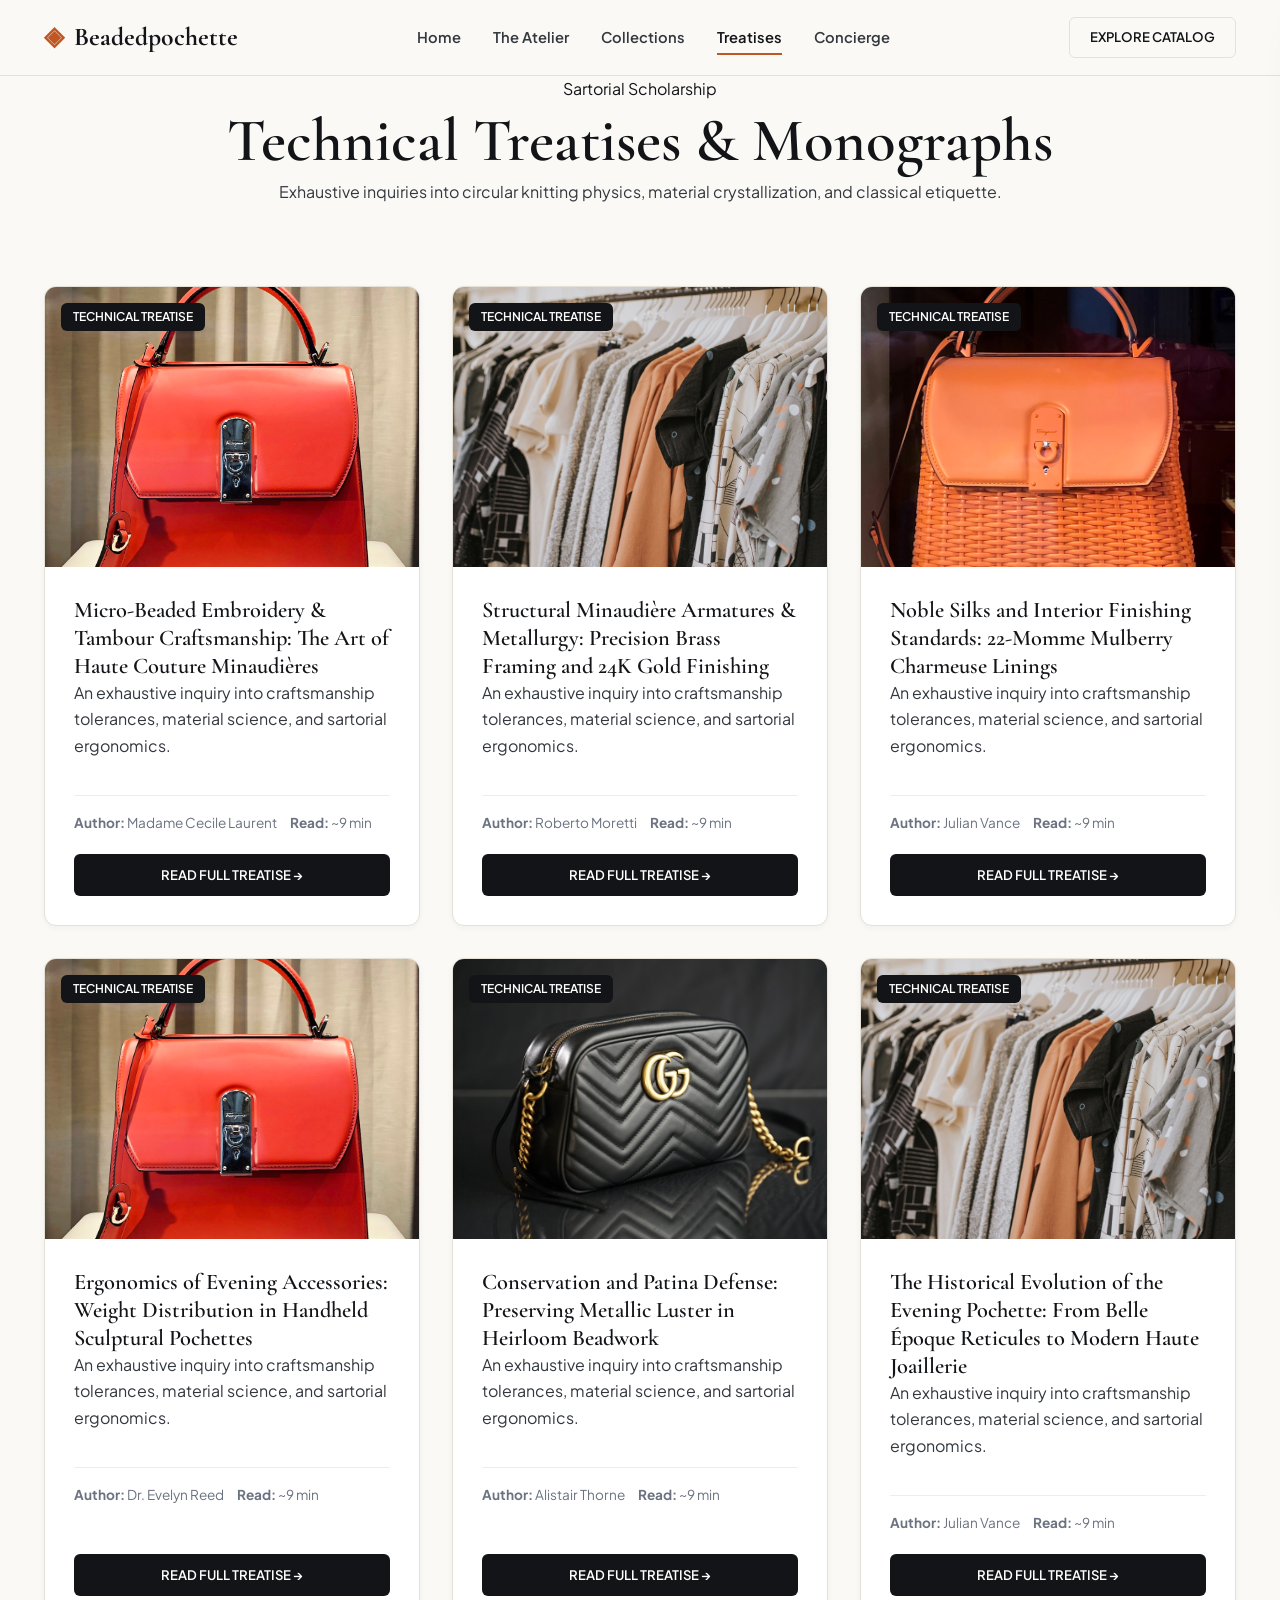
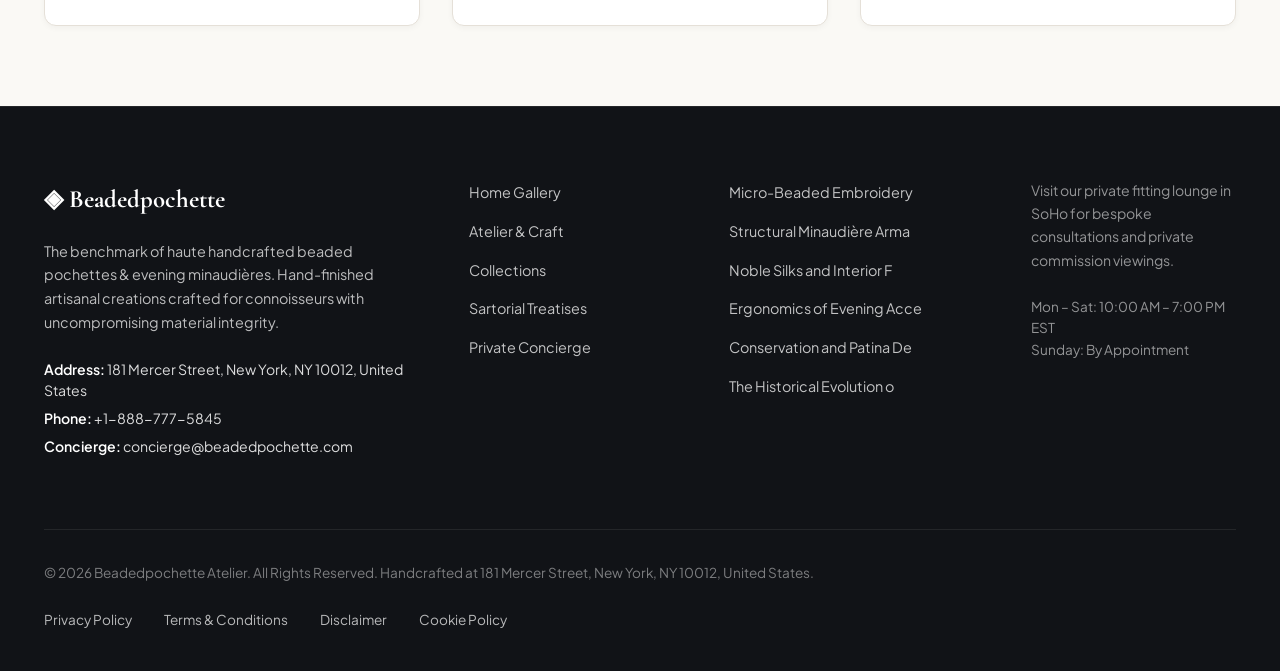
<file: blog/index.html>
<!DOCTYPE html>
<html lang="en">
<head>
  <meta charset="UTF-8">
  <meta name="viewport" content="width=device-width, initial-scale=1.0">
  <title>Sartorial Treatises & Technical Monographs — Beadedpochette</title>
  <meta name="description" content="Explore the authoritative research monographs published by Beadedpochette.">
  <link rel="canonical" href="https://beadedpochette.com/blog.html">
  <link rel="preconnect" href="https://fonts.googleapis.com">
  <link rel="preconnect" href="https://fonts.gstatic.com" crossorigin>
  <link href="https://fonts.googleapis.com/css2?family=Cormorant+Garamond:ital,wght@0,400;0,600;0,700;1,400&family=Plus+Jakarta+Sans:wght@300;400;500;600;700&display=swap" rel="stylesheet">
  <link rel="stylesheet" href="/assets/css/style.css">
  <!-- Google tag (gtag.js) -->
  <script async src="https://www.googletagmanager.com/gtag/js?id=G-0LY0HY7L01"></script>
  <script>
    window.dataLayer = window.dataLayer || [];
    function gtag(){dataLayer.push(arguments);}
    gtag('js', new Date());
    gtag('config', 'G-0LY0HY7L01');
  </script>

</head>
<body>
  <!-- Mandatory Global Site Header (Exactly 1 per page) -->
  <header class="site-header">
    <div class="header-container">
      <a href="/" class="brand-logo" aria-label="Beadedpochette Home">
        <span class="logo-mark">◈</span>
        <span class="logo-text">Beadedpochette</span>
      </a>
      <nav class="desktop-nav" aria-label="Primary Navigation">
        <a href="/" class="nav-link">Home</a>
        <a href="/about.html" class="nav-link">The Atelier</a>
        <a href="/collection.html" class="nav-link">Collections</a>
        <a href="/blog.html" class="nav-link active">Treatises</a>
        <a href="/contact.html" class="nav-link">Concierge</a>
      </nav>
      <div class="header-actions">
        <a href="/collection.html" class="btn btn-sm btn-outline">Explore Catalog</a>
        <button id="drawer-toggle" class="mobile-toggle" aria-label="Open Navigation Menu">
          <span class="hamburger-bar"></span>
          <span class="hamburger-bar"></span>
          <span class="hamburger-bar"></span>
        </button>
      </div>
    </div>
  </header>

  <!-- Mandatory Mobile Navigation Drawer (Exactly 1 per page) -->
  <div class="mobile-drawer" id="mobile-drawer" aria-hidden="true">
    <div class="drawer-header">
      <div class="drawer-brand">Beadedpochette</div>
      <button id="drawer-close" class="drawer-close-btn" aria-label="Close Navigation Menu">&times;</button>
    </div>
    <nav class="drawer-nav" aria-label="Mobile Navigation">
      <a href="/" class="drawer-link">Home</a>
      <a href="/about.html" class="drawer-link">The Atelier &amp; Craft</a>
      <a href="/collection.html" class="drawer-link">Curated Beaded Pochette & Minaudière Vitrine</a>
      <a href="/blog.html" class="drawer-link active">Sartorial Treatises</a>
      <a href="/contact.html" class="drawer-link">Private Concierge</a>
    </nav>
    <div class="drawer-footer">
      <p class="drawer-contact-title">Manhattan Atelier &amp; Suite</p>
      <p class="drawer-contact-info">181 Mercer Street, New York, NY 10012, United States</p>
      <p class="drawer-contact-info">Tel: +1-888-777-5845</p>
      <p class="drawer-contact-info">Email: concierge@beadedpochette.com</p>
    </div>
  </div>
  <div id="drawer-overlay" class="drawer-overlay"></div>
  <section class="page-hero">
    <div class="container text-center">
      <span class="hero-badge">Sartorial Scholarship</span>
      <h1>Technical Treatises &amp; Monographs</h1>
      <p class="lead" style="margin: 0 auto;">Exhaustive inquiries into circular knitting physics, material crystallization, and classical etiquette.</p>
    </div>
  </section>
  <main class="section">
    <div class="container">
      <div class="grid-3">
        <div class="card">
          <div class="card-image-wrap"><img src="/assets/images/hero_amber_purse.jpg" alt="Micro-Beaded Embroidery & Tambour Craftsmanship: The Art of Haute Couture Minaudières"><span class="card-tag">Technical Treatise</span></div>
          <div class="card-body">
            <h3>Micro-Beaded Embroidery & Tambour Craftsmanship: The Art of Haute Couture Minaudières</h3>
            <p>An exhaustive inquiry into craftsmanship tolerances, material science, and sartorial ergonomics.</p>
            <div class="card-specs"><span><strong>Author:</strong> Madame Cecile Laurent</span><span><strong>Read:</strong> ~9 min</span></div>
            <a href="/blog/micro-beaded-embroidery-and-tambour-craftsmanship.html" class="btn btn-primary btn-sm" style="margin-top: auto;">Read Full Treatise &rarr;</a>
          </div>
        </div>
        <div class="card">
          <div class="card-image-wrap"><img src="/assets/images/lookbook_mercer_salon.jpg" alt="Structural Minaudière Armatures & Metallurgy: Precision Brass Framing and 24K Gold Finishing"><span class="card-tag">Technical Treatise</span></div>
          <div class="card-body">
            <h3>Structural Minaudière Armatures & Metallurgy: Precision Brass Framing and 24K Gold Finishing</h3>
            <p>An exhaustive inquiry into craftsmanship tolerances, material science, and sartorial ergonomics.</p>
            <div class="card-specs"><span><strong>Author:</strong> Roberto Moretti</span><span><strong>Read:</strong> ~9 min</span></div>
            <a href="/blog/structural-minaudiere-armatures-and-metallurgy.html" class="btn btn-primary btn-sm" style="margin-top: auto;">Read Full Treatise &rarr;</a>
          </div>
        </div>
        <div class="card">
          <div class="card-image-wrap"><img src="/assets/images/craft_saddle_stitching.jpg" alt="Noble Silks and Interior Finishing Standards: 22-Momme Mulberry Charmeuse Linings"><span class="card-tag">Technical Treatise</span></div>
          <div class="card-body">
            <h3>Noble Silks and Interior Finishing Standards: 22-Momme Mulberry Charmeuse Linings</h3>
            <p>An exhaustive inquiry into craftsmanship tolerances, material science, and sartorial ergonomics.</p>
            <div class="card-specs"><span><strong>Author:</strong> Julian Vance</span><span><strong>Read:</strong> ~9 min</span></div>
            <a href="/blog/noble-silks-and-interior-finishing-standards.html" class="btn btn-primary btn-sm" style="margin-top: auto;">Read Full Treatise &rarr;</a>
          </div>
        </div>
        <div class="card">
          <div class="card-image-wrap"><img src="/assets/images/blog_amber_carving.jpg" alt="Ergonomics of Evening Accessories: Weight Distribution in Handheld Sculptural Pochettes"><span class="card-tag">Technical Treatise</span></div>
          <div class="card-body">
            <h3>Ergonomics of Evening Accessories: Weight Distribution in Handheld Sculptural Pochettes</h3>
            <p>An exhaustive inquiry into craftsmanship tolerances, material science, and sartorial ergonomics.</p>
            <div class="card-specs"><span><strong>Author:</strong> Dr. Evelyn Reed</span><span><strong>Read:</strong> ~9 min</span></div>
            <a href="/blog/ergonomics-of-evening-accessories-and-weight-distribution.html" class="btn btn-primary btn-sm" style="margin-top: auto;">Read Full Treatise &rarr;</a>
          </div>
        </div>
        <div class="card">
          <div class="card-image-wrap"><img src="/assets/images/about_leather_artisan.jpg" alt="Conservation and Patina Defense: Preserving Metallic Luster in Heirloom Beadwork"><span class="card-tag">Technical Treatise</span></div>
          <div class="card-body">
            <h3>Conservation and Patina Defense: Preserving Metallic Luster in Heirloom Beadwork</h3>
            <p>An exhaustive inquiry into craftsmanship tolerances, material science, and sartorial ergonomics.</p>
            <div class="card-specs"><span><strong>Author:</strong> Alistair Thorne</span><span><strong>Read:</strong> ~9 min</span></div>
            <a href="/blog/conservation-and-patina-defense-in-fine-beadwork.html" class="btn btn-primary btn-sm" style="margin-top: auto;">Read Full Treatise &rarr;</a>
          </div>
        </div>
        <div class="card">
          <div class="card-image-wrap"><img src="/assets/images/blog_purse_history.jpg" alt="The Historical Evolution of the Evening Pochette: From Belle Époque Reticules to Modern Haute Joaillerie"><span class="card-tag">Technical Treatise</span></div>
          <div class="card-body">
            <h3>The Historical Evolution of the Evening Pochette: From Belle Époque Reticules to Modern Haute Joaillerie</h3>
            <p>An exhaustive inquiry into craftsmanship tolerances, material science, and sartorial ergonomics.</p>
            <div class="card-specs"><span><strong>Author:</strong> Julian Vance</span><span><strong>Read:</strong> ~9 min</span></div>
            <a href="/blog/historical-evolution-of-the-evening-pochette.html" class="btn btn-primary btn-sm" style="margin-top: auto;">Read Full Treatise &rarr;</a>
          </div>
        </div>

      </div>
    </div>
  </main>
  <!-- Mandatory Global Site Footer (Minimalist 4-Column Horizontal Spread Layout) -->
  <footer class="site-footer">
    <div class="container">
      <div class="footer-grid">
        <div class="footer-col">
          <div class="footer-brand">◈ Beadedpochette</div>
          <p class="footer-desc">
            The benchmark of haute handcrafted beaded pochettes & evening minaudières. Hand-finished artisanal creations crafted for connoisseurs with uncompromising material integrity.
          </p>
          <div class="footer-contact-item"><strong>Address:</strong> 181 Mercer Street, New York, NY 10012, United States</div>
          <div class="footer-contact-item"><strong>Phone:</strong> +1-888-777-5845</div>
          <div class="footer-contact-item"><strong>Concierge:</strong> concierge@beadedpochette.com</div>
        </div>
        <div class="footer-col">
          <ul class="footer-links">
            <li><a href="/">Home Gallery</a></li>
            <li><a href="/about.html">Atelier &amp; Craft</a></li>
            <li><a href="/collection.html">Collections</a></li>
            <li><a href="/blog.html">Sartorial Treatises</a></li>
            <li><a href="/contact.html">Private Concierge</a></li>
          </ul>
        </div>
        <div class="footer-col">
          <ul class="footer-links">
            <li><a href="/blog/micro-beaded-embroidery-and-tambour-craftsmanship.html">Micro-Beaded Embroidery</a></li>
            <li><a href="/blog/structural-minaudiere-armatures-and-metallurgy.html">Structural Minaudière Arma</a></li>
            <li><a href="/blog/noble-silks-and-interior-finishing-standards.html">Noble Silks and Interior F</a></li>
            <li><a href="/blog/ergonomics-of-evening-accessories-and-weight-distribution.html">Ergonomics of Evening Acce</a></li>
            <li><a href="/blog/conservation-and-patina-defense-in-fine-beadwork.html">Conservation and Patina De</a></li>
            <li><a href="/blog/historical-evolution-of-the-evening-pochette.html">The Historical Evolution o</a></li>
          </ul>
        </div>
        <div class="footer-col">
          <p class="footer-salon-desc">
            Visit our private fitting lounge in SoHo for bespoke consultations and private commission viewings.
          </p>
          <p class="footer-hours">
            Mon &ndash; Sat: 10:00 AM &ndash; 7:00 PM<br>EST<br>Sunday: By Appointment
          </p>
        </div>
      </div>
      <div class="footer-bottom">
        <p>&copy; 2026 Beadedpochette Atelier. All Rights Reserved. Handcrafted at 181 Mercer Street, New York, NY 10012, United States.</p>
        <div class="footer-legal-links">
          <a href="/privacy-policy.html">Privacy Policy</a>
          <a href="/terms-and-conditions.html">Terms &amp; Conditions</a>
          <a href="/disclaimer.html">Disclaimer</a>
          <a href="/cookie-policy.html">Cookie Policy</a>
        </div>
      </div>
    </div>
  </footer>
  <script src="/assets/js/main.js"></script>
</body>
</html>
</file>
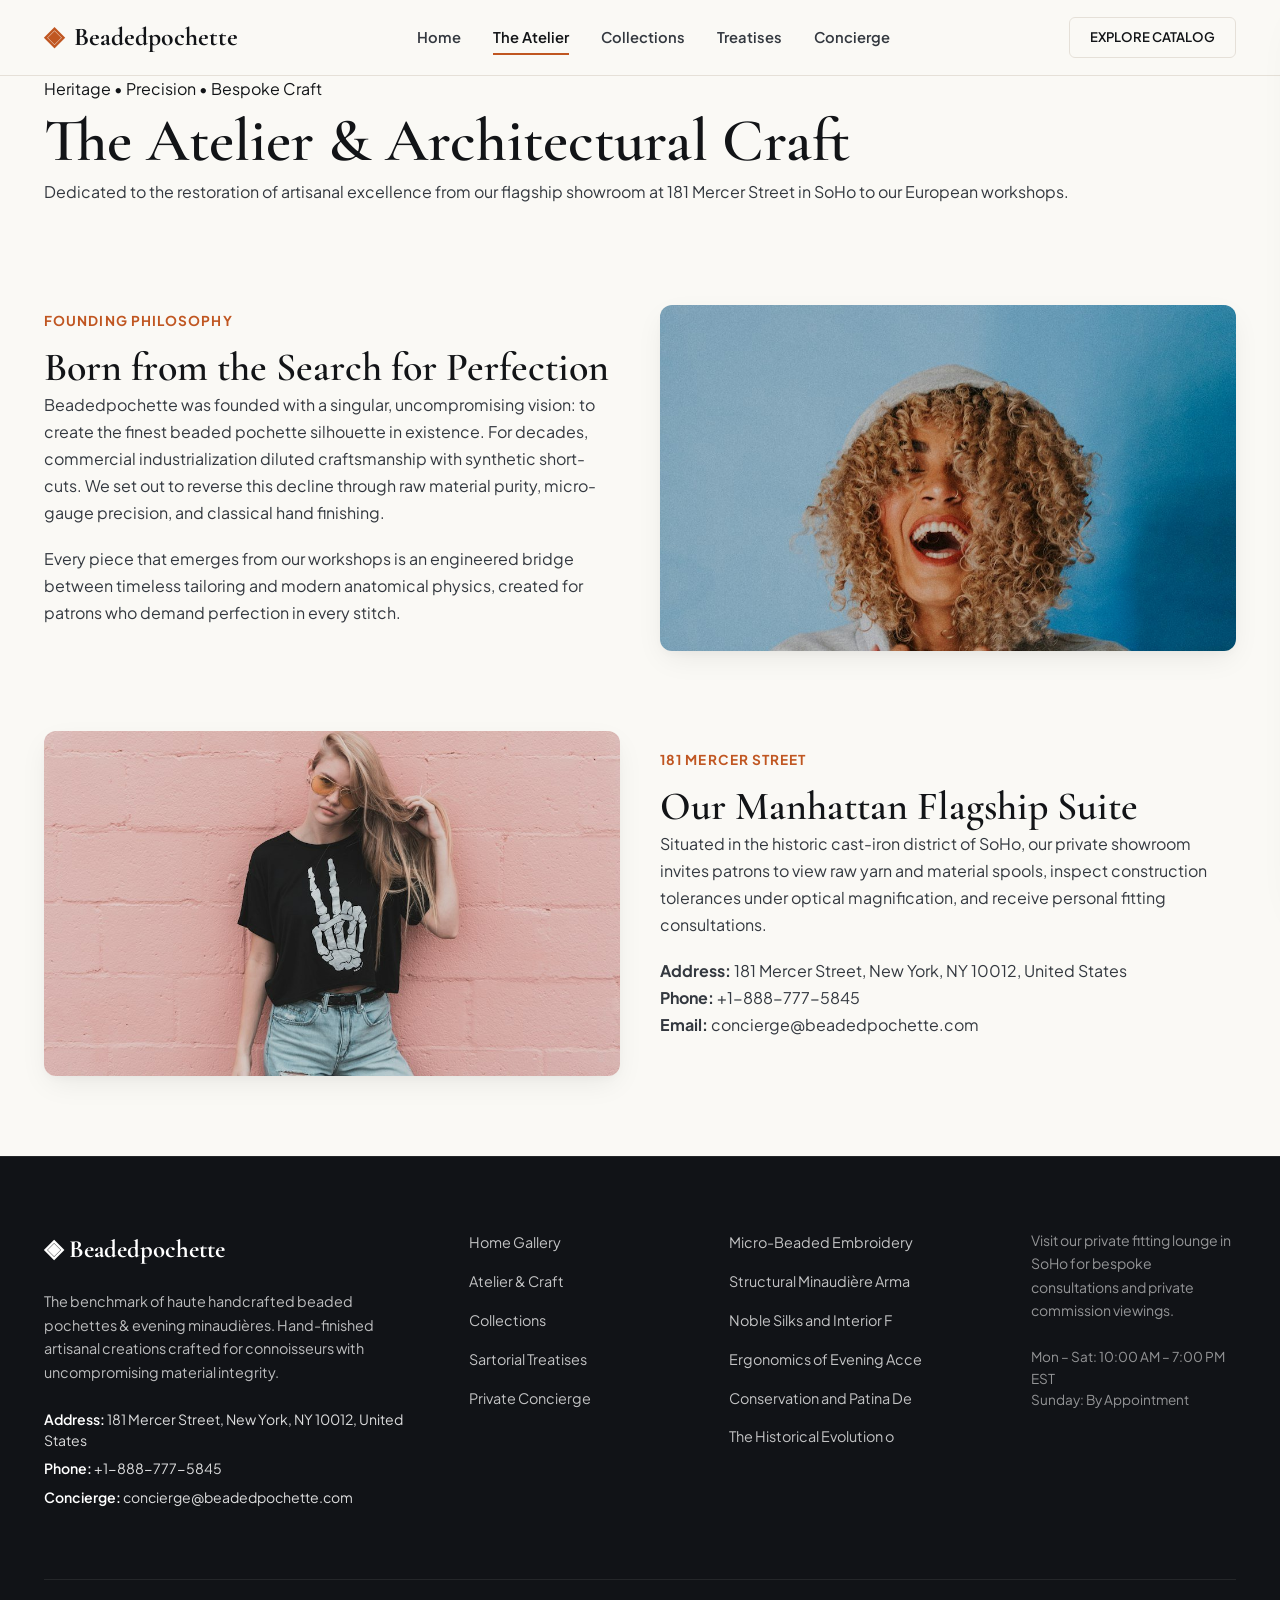
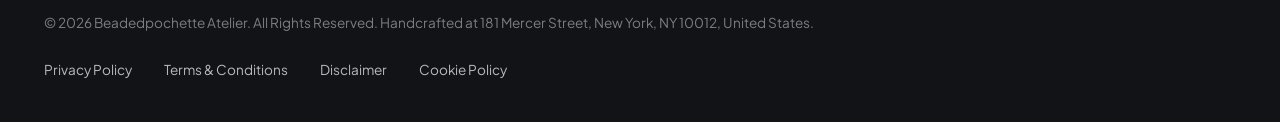
<file: about.html>
<!DOCTYPE html>
<html lang="en">
<head>
  <meta charset="UTF-8">
  <meta name="viewport" content="width=device-width, initial-scale=1.0">
  <title>The Atelier & Heritage Craft — Beadedpochette</title>
  <meta name="description" content="Discover the heritage of Beadedpochette at 181 Mercer Street, New York.">
  <link rel="canonical" href="https://beadedpochette.com/about.html">
  <link rel="preconnect" href="https://fonts.googleapis.com">
  <link rel="preconnect" href="https://fonts.gstatic.com" crossorigin>
  <link href="https://fonts.googleapis.com/css2?family=Cormorant+Garamond:ital,wght@0,400;0,600;0,700;1,400&family=Plus+Jakarta+Sans:wght@300;400;500;600;700&display=swap" rel="stylesheet">
  <link rel="stylesheet" href="/assets/css/style.css">
  <!-- Google tag (gtag.js) -->
  <script async src="https://www.googletagmanager.com/gtag/js?id=G-0LY0HY7L01"></script>
  <script>
    window.dataLayer = window.dataLayer || [];
    function gtag(){dataLayer.push(arguments);}
    gtag('js', new Date());
    gtag('config', 'G-0LY0HY7L01');
  </script>

</head>
<body>
  <!-- Mandatory Global Site Header (Exactly 1 per page) -->
  <header class="site-header">
    <div class="header-container">
      <a href="/" class="brand-logo" aria-label="Beadedpochette Home">
        <span class="logo-mark">◈</span>
        <span class="logo-text">Beadedpochette</span>
      </a>
      <nav class="desktop-nav" aria-label="Primary Navigation">
        <a href="/" class="nav-link">Home</a>
        <a href="/about.html" class="nav-link active">The Atelier</a>
        <a href="/collection.html" class="nav-link">Collections</a>
        <a href="/blog.html" class="nav-link">Treatises</a>
        <a href="/contact.html" class="nav-link">Concierge</a>
      </nav>
      <div class="header-actions">
        <a href="/collection.html" class="btn btn-sm btn-outline">Explore Catalog</a>
        <button id="drawer-toggle" class="mobile-toggle" aria-label="Open Navigation Menu">
          <span class="hamburger-bar"></span>
          <span class="hamburger-bar"></span>
          <span class="hamburger-bar"></span>
        </button>
      </div>
    </div>
  </header>

  <!-- Mandatory Mobile Navigation Drawer (Exactly 1 per page) -->
  <div class="mobile-drawer" id="mobile-drawer" aria-hidden="true">
    <div class="drawer-header">
      <div class="drawer-brand">Beadedpochette</div>
      <button id="drawer-close" class="drawer-close-btn" aria-label="Close Navigation Menu">&times;</button>
    </div>
    <nav class="drawer-nav" aria-label="Mobile Navigation">
      <a href="/" class="drawer-link">Home</a>
      <a href="/about.html" class="drawer-link active">The Atelier &amp; Craft</a>
      <a href="/collection.html" class="drawer-link">Curated Beaded Pochette & Minaudière Vitrine</a>
      <a href="/blog.html" class="drawer-link">Sartorial Treatises</a>
      <a href="/contact.html" class="drawer-link">Private Concierge</a>
    </nav>
    <div class="drawer-footer">
      <p class="drawer-contact-title">Manhattan Atelier &amp; Suite</p>
      <p class="drawer-contact-info">181 Mercer Street, New York, NY 10012, United States</p>
      <p class="drawer-contact-info">Tel: +1-888-777-5845</p>
      <p class="drawer-contact-info">Email: concierge@beadedpochette.com</p>
    </div>
  </div>
  <div id="drawer-overlay" class="drawer-overlay"></div>
  <section class="page-hero">
    <div class="container">
      <span class="hero-badge">Heritage &bull; Precision &bull; Bespoke Craft</span>
      <h1>The Atelier &amp; Architectural Craft</h1>
      <p class="lead">Dedicated to the restoration of artisanal excellence from our flagship showroom at 181 Mercer Street in SoHo to our European workshops.</p>
    </div>
  </section>
  <main class="section">
    <div class="container">
      <div class="grid-2" style="margin-bottom: 5rem;">
        <div>
          <div class="section-subtitle">Founding Philosophy</div>
          <h2>Born from the Search for Perfection</h2>
          <p>Beadedpochette was founded with a singular, uncompromising vision: to create the finest beaded pochette silhouette in existence. For decades, commercial industrialization diluted craftsmanship with synthetic short-cuts. We set out to reverse this decline through raw material purity, micro-gauge precision, and classical hand finishing.</p>
          <p>Every piece that emerges from our workshops is an engineered bridge between timeless tailoring and modern anatomical physics, created for patrons who demand perfection in every stitch.</p>
        </div>
        <div style="border-radius: var(--radius-md); overflow: hidden; box-shadow: var(--shadow-md);"><img src="/assets/images/blog_palladium_electroplating_hardware.jpg" alt="Atelier craft"></div>
      </div>
      <div class="grid-2">
        <div style="border-radius: var(--radius-md); overflow: hidden; box-shadow: var(--shadow-md);"><img src="/assets/images/blog_saddle_stitching_mechanics.jpg" alt="Artisan inspection"></div>
        <div>
          <div class="section-subtitle">181 Mercer Street</div>
          <h2>Our Manhattan Flagship Suite</h2>
          <p>Situated in the historic cast-iron district of SoHo, our private showroom invites patrons to view raw yarn and material spools, inspect construction tolerances under optical magnification, and receive personal fitting consultations.</p>
          <p><strong>Address:</strong> 181 Mercer Street, New York, NY 10012, United States<br><strong>Phone:</strong> +1-888-777-5845<br><strong>Email:</strong> concierge@beadedpochette.com</p>
        </div>
      </div>
    </div>
  </main>
  <!-- Mandatory Global Site Footer (Minimalist 4-Column Horizontal Spread Layout) -->
  <footer class="site-footer">
    <div class="container">
      <div class="footer-grid">
        <div class="footer-col">
          <div class="footer-brand">◈ Beadedpochette</div>
          <p class="footer-desc">
            The benchmark of haute handcrafted beaded pochettes & evening minaudières. Hand-finished artisanal creations crafted for connoisseurs with uncompromising material integrity.
          </p>
          <div class="footer-contact-item"><strong>Address:</strong> 181 Mercer Street, New York, NY 10012, United States</div>
          <div class="footer-contact-item"><strong>Phone:</strong> +1-888-777-5845</div>
          <div class="footer-contact-item"><strong>Concierge:</strong> concierge@beadedpochette.com</div>
        </div>
        <div class="footer-col">
          <ul class="footer-links">
            <li><a href="/">Home Gallery</a></li>
            <li><a href="/about.html">Atelier &amp; Craft</a></li>
            <li><a href="/collection.html">Collections</a></li>
            <li><a href="/blog.html">Sartorial Treatises</a></li>
            <li><a href="/contact.html">Private Concierge</a></li>
          </ul>
        </div>
        <div class="footer-col">
          <ul class="footer-links">
            <li><a href="/blog/micro-beaded-embroidery-and-tambour-craftsmanship.html">Micro-Beaded Embroidery</a></li>
            <li><a href="/blog/structural-minaudiere-armatures-and-metallurgy.html">Structural Minaudière Arma</a></li>
            <li><a href="/blog/noble-silks-and-interior-finishing-standards.html">Noble Silks and Interior F</a></li>
            <li><a href="/blog/ergonomics-of-evening-accessories-and-weight-distribution.html">Ergonomics of Evening Acce</a></li>
            <li><a href="/blog/conservation-and-patina-defense-in-fine-beadwork.html">Conservation and Patina De</a></li>
            <li><a href="/blog/historical-evolution-of-the-evening-pochette.html">The Historical Evolution o</a></li>
          </ul>
        </div>
        <div class="footer-col">
          <p class="footer-salon-desc">
            Visit our private fitting lounge in SoHo for bespoke consultations and private commission viewings.
          </p>
          <p class="footer-hours">
            Mon &ndash; Sat: 10:00 AM &ndash; 7:00 PM<br>EST<br>Sunday: By Appointment
          </p>
        </div>
      </div>
      <div class="footer-bottom">
        <p>&copy; 2026 Beadedpochette Atelier. All Rights Reserved. Handcrafted at 181 Mercer Street, New York, NY 10012, United States.</p>
        <div class="footer-legal-links">
          <a href="/privacy-policy.html">Privacy Policy</a>
          <a href="/terms-and-conditions.html">Terms &amp; Conditions</a>
          <a href="/disclaimer.html">Disclaimer</a>
          <a href="/cookie-policy.html">Cookie Policy</a>
        </div>
      </div>
    </div>
  </footer>
  <script src="/assets/js/main.js"></script>
</body>
</html>
</file>
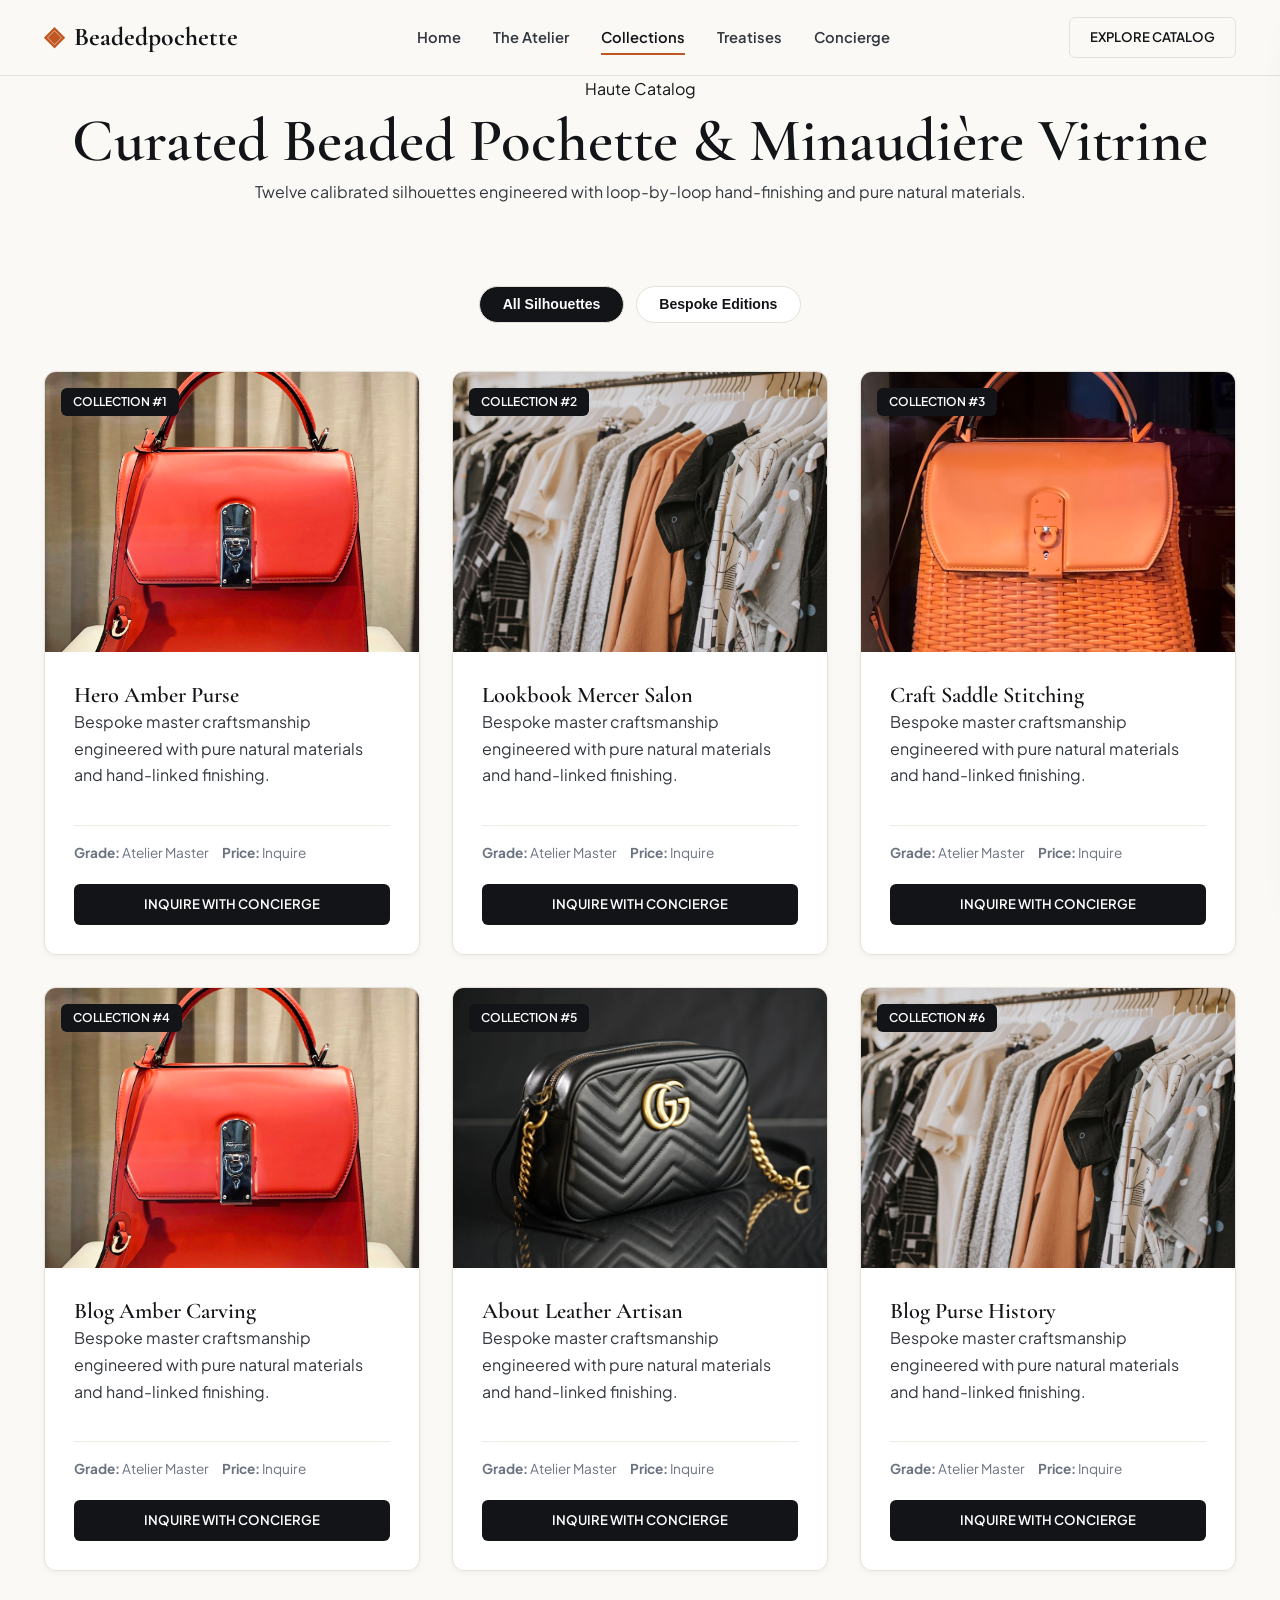
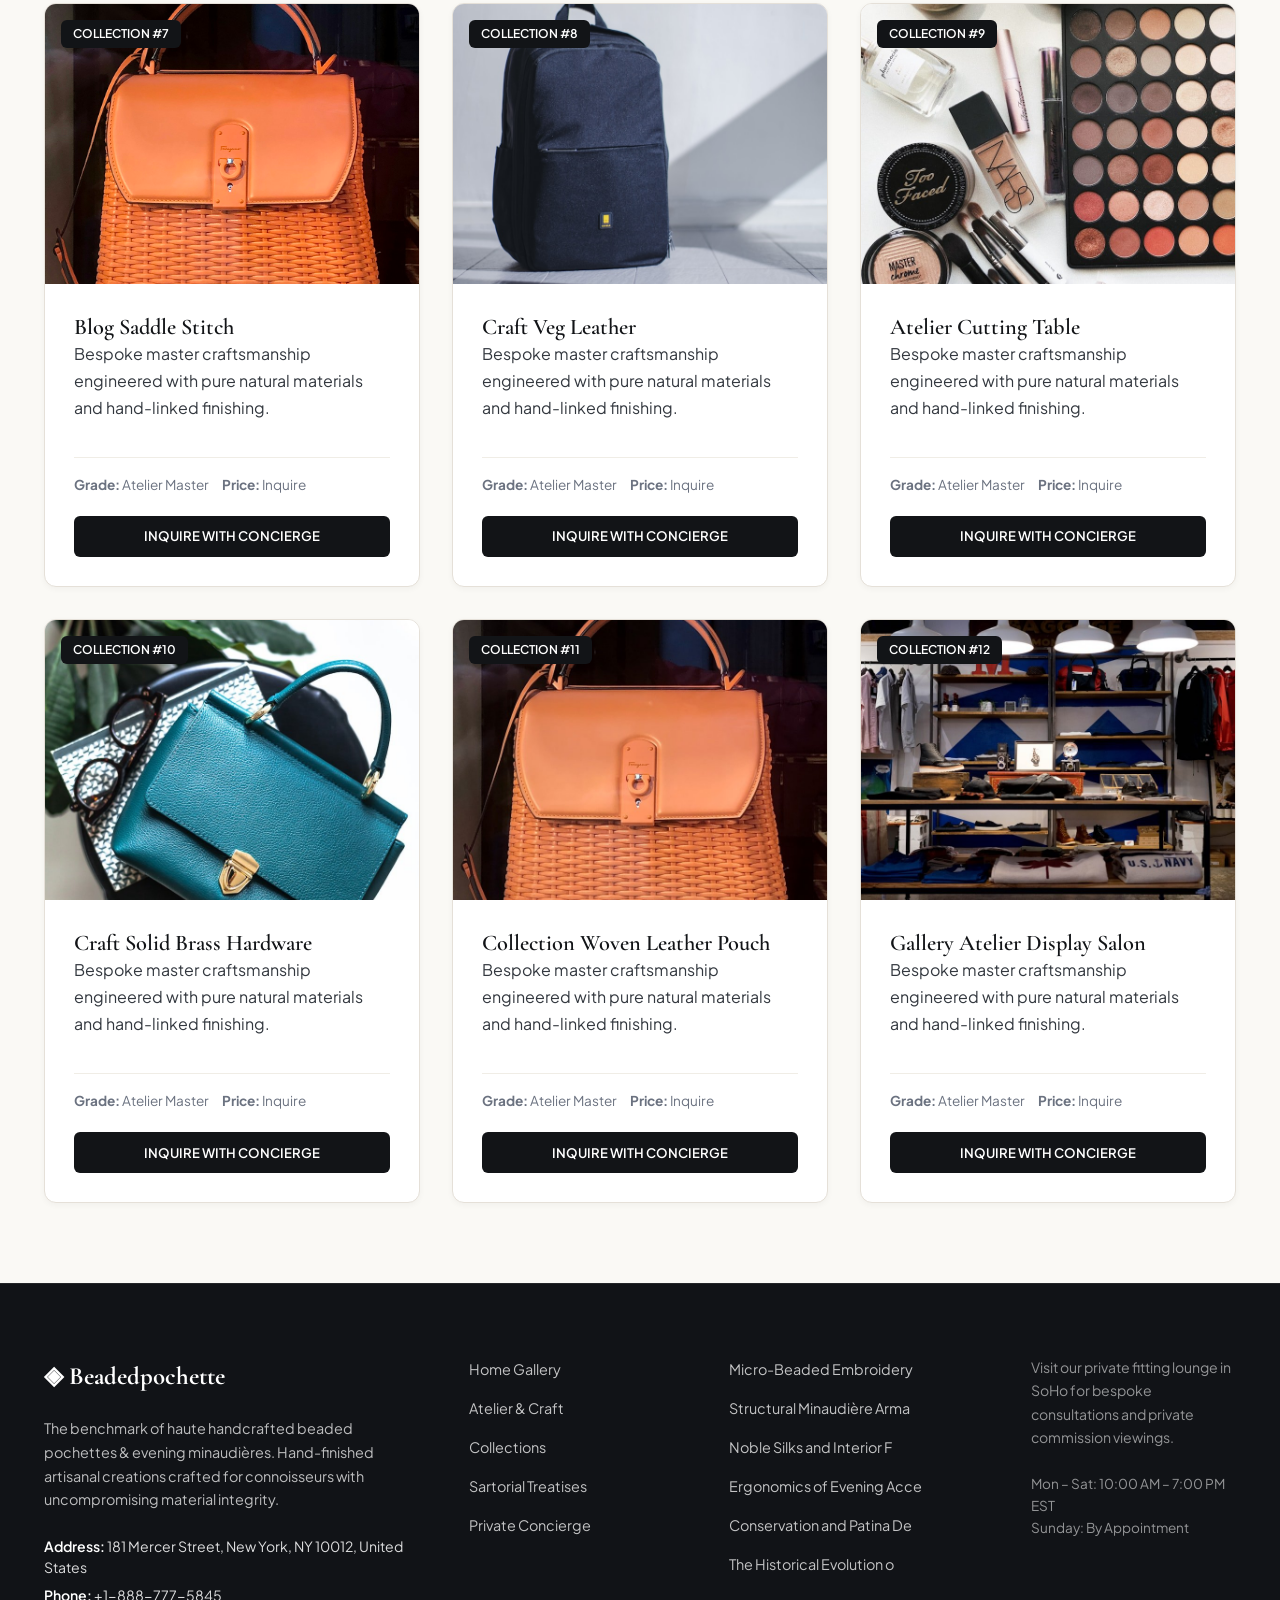
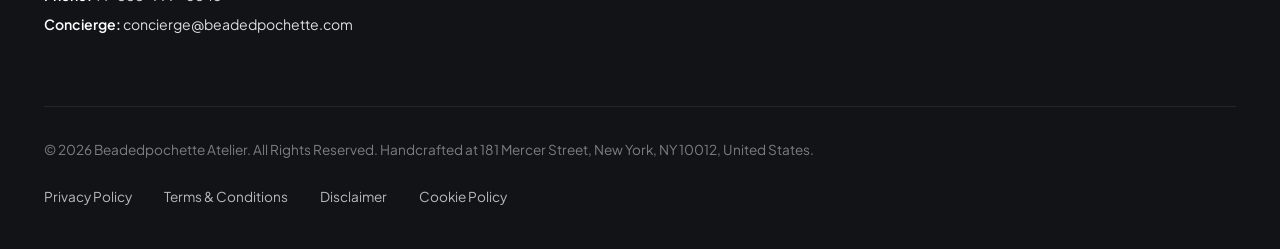
<file: collection.html>
<!DOCTYPE html>
<html lang="en">
<head>
  <meta charset="UTF-8">
  <meta name="viewport" content="width=device-width, initial-scale=1.0">
  <title>Curated Beaded Pochette & Minaudière Vitrine — Beadedpochette</title>
  <meta name="description" content="Browse the complete catalogue of Beadedpochette.">
  <link rel="canonical" href="https://beadedpochette.com/collection.html">
  <link rel="preconnect" href="https://fonts.googleapis.com">
  <link rel="preconnect" href="https://fonts.gstatic.com" crossorigin>
  <link href="https://fonts.googleapis.com/css2?family=Cormorant+Garamond:ital,wght@0,400;0,600;0,700;1,400&family=Plus+Jakarta+Sans:wght@300;400;500;600;700&display=swap" rel="stylesheet">
  <link rel="stylesheet" href="/assets/css/style.css">
  <!-- Google tag (gtag.js) -->
  <script async src="https://www.googletagmanager.com/gtag/js?id=G-0LY0HY7L01"></script>
  <script>
    window.dataLayer = window.dataLayer || [];
    function gtag(){dataLayer.push(arguments);}
    gtag('js', new Date());
    gtag('config', 'G-0LY0HY7L01');
  </script>

</head>
<body>
  <!-- Mandatory Global Site Header (Exactly 1 per page) -->
  <header class="site-header">
    <div class="header-container">
      <a href="/" class="brand-logo" aria-label="Beadedpochette Home">
        <span class="logo-mark">◈</span>
        <span class="logo-text">Beadedpochette</span>
      </a>
      <nav class="desktop-nav" aria-label="Primary Navigation">
        <a href="/" class="nav-link">Home</a>
        <a href="/about.html" class="nav-link">The Atelier</a>
        <a href="/collection.html" class="nav-link active">Collections</a>
        <a href="/blog.html" class="nav-link">Treatises</a>
        <a href="/contact.html" class="nav-link">Concierge</a>
      </nav>
      <div class="header-actions">
        <a href="/collection.html" class="btn btn-sm btn-outline">Explore Catalog</a>
        <button id="drawer-toggle" class="mobile-toggle" aria-label="Open Navigation Menu">
          <span class="hamburger-bar"></span>
          <span class="hamburger-bar"></span>
          <span class="hamburger-bar"></span>
        </button>
      </div>
    </div>
  </header>

  <!-- Mandatory Mobile Navigation Drawer (Exactly 1 per page) -->
  <div class="mobile-drawer" id="mobile-drawer" aria-hidden="true">
    <div class="drawer-header">
      <div class="drawer-brand">Beadedpochette</div>
      <button id="drawer-close" class="drawer-close-btn" aria-label="Close Navigation Menu">&times;</button>
    </div>
    <nav class="drawer-nav" aria-label="Mobile Navigation">
      <a href="/" class="drawer-link">Home</a>
      <a href="/about.html" class="drawer-link">The Atelier &amp; Craft</a>
      <a href="/collection.html" class="drawer-link active">Curated Beaded Pochette & Minaudière Vitrine</a>
      <a href="/blog.html" class="drawer-link">Sartorial Treatises</a>
      <a href="/contact.html" class="drawer-link">Private Concierge</a>
    </nav>
    <div class="drawer-footer">
      <p class="drawer-contact-title">Manhattan Atelier &amp; Suite</p>
      <p class="drawer-contact-info">181 Mercer Street, New York, NY 10012, United States</p>
      <p class="drawer-contact-info">Tel: +1-888-777-5845</p>
      <p class="drawer-contact-info">Email: concierge@beadedpochette.com</p>
    </div>
  </div>
  <div id="drawer-overlay" class="drawer-overlay"></div>
  <section class="page-hero">
    <div class="container text-center">
      <span class="hero-badge">Haute Catalog</span>
      <h1>Curated Beaded Pochette & Minaudière Vitrine</h1>
      <p class="lead" style="margin: 0 auto;">Twelve calibrated silhouettes engineered with loop-by-loop hand-finishing and pure natural materials.</p>
    </div>
  </section>
  <main class="section">
    <div class="container">
      <div class="filter-bar">
        <button class="filter-btn active" data-filter="all">All Silhouettes</button>
        <button class="filter-btn" data-filter="bespoke">Bespoke Editions</button>
      </div>
      <div class="grid-3" id="products-grid">
        <div class="card product-item" data-category="all bespoke">
          <div class="card-image-wrap"><img src="/assets/images/hero_amber_purse.jpg" alt="Hero Amber Purse"><span class="card-tag">Collection #1</span></div>
          <div class="card-body">
            <h3>Hero Amber Purse</h3>
            <p>Bespoke master craftsmanship engineered with pure natural materials and hand-linked finishing.</p>
            <div class="card-specs"><span><strong>Grade:</strong> Atelier Master</span><span><strong>Price:</strong> Inquire</span></div>
            <a href="/contact.html" class="btn btn-primary btn-sm">Inquire with Concierge</a>
          </div>
        </div>
        <div class="card product-item" data-category="all bespoke">
          <div class="card-image-wrap"><img src="/assets/images/lookbook_mercer_salon.jpg" alt="Lookbook Mercer Salon"><span class="card-tag">Collection #2</span></div>
          <div class="card-body">
            <h3>Lookbook Mercer Salon</h3>
            <p>Bespoke master craftsmanship engineered with pure natural materials and hand-linked finishing.</p>
            <div class="card-specs"><span><strong>Grade:</strong> Atelier Master</span><span><strong>Price:</strong> Inquire</span></div>
            <a href="/contact.html" class="btn btn-primary btn-sm">Inquire with Concierge</a>
          </div>
        </div>
        <div class="card product-item" data-category="all bespoke">
          <div class="card-image-wrap"><img src="/assets/images/craft_saddle_stitching.jpg" alt="Craft Saddle Stitching"><span class="card-tag">Collection #3</span></div>
          <div class="card-body">
            <h3>Craft Saddle Stitching</h3>
            <p>Bespoke master craftsmanship engineered with pure natural materials and hand-linked finishing.</p>
            <div class="card-specs"><span><strong>Grade:</strong> Atelier Master</span><span><strong>Price:</strong> Inquire</span></div>
            <a href="/contact.html" class="btn btn-primary btn-sm">Inquire with Concierge</a>
          </div>
        </div>
        <div class="card product-item" data-category="all bespoke">
          <div class="card-image-wrap"><img src="/assets/images/blog_amber_carving.jpg" alt="Blog Amber Carving"><span class="card-tag">Collection #4</span></div>
          <div class="card-body">
            <h3>Blog Amber Carving</h3>
            <p>Bespoke master craftsmanship engineered with pure natural materials and hand-linked finishing.</p>
            <div class="card-specs"><span><strong>Grade:</strong> Atelier Master</span><span><strong>Price:</strong> Inquire</span></div>
            <a href="/contact.html" class="btn btn-primary btn-sm">Inquire with Concierge</a>
          </div>
        </div>
        <div class="card product-item" data-category="all bespoke">
          <div class="card-image-wrap"><img src="/assets/images/about_leather_artisan.jpg" alt="About Leather Artisan"><span class="card-tag">Collection #5</span></div>
          <div class="card-body">
            <h3>About Leather Artisan</h3>
            <p>Bespoke master craftsmanship engineered with pure natural materials and hand-linked finishing.</p>
            <div class="card-specs"><span><strong>Grade:</strong> Atelier Master</span><span><strong>Price:</strong> Inquire</span></div>
            <a href="/contact.html" class="btn btn-primary btn-sm">Inquire with Concierge</a>
          </div>
        </div>
        <div class="card product-item" data-category="all bespoke">
          <div class="card-image-wrap"><img src="/assets/images/blog_purse_history.jpg" alt="Blog Purse History"><span class="card-tag">Collection #6</span></div>
          <div class="card-body">
            <h3>Blog Purse History</h3>
            <p>Bespoke master craftsmanship engineered with pure natural materials and hand-linked finishing.</p>
            <div class="card-specs"><span><strong>Grade:</strong> Atelier Master</span><span><strong>Price:</strong> Inquire</span></div>
            <a href="/contact.html" class="btn btn-primary btn-sm">Inquire with Concierge</a>
          </div>
        </div>
        <div class="card product-item" data-category="all bespoke">
          <div class="card-image-wrap"><img src="/assets/images/blog_saddle_stitch.jpg" alt="Blog Saddle Stitch"><span class="card-tag">Collection #7</span></div>
          <div class="card-body">
            <h3>Blog Saddle Stitch</h3>
            <p>Bespoke master craftsmanship engineered with pure natural materials and hand-linked finishing.</p>
            <div class="card-specs"><span><strong>Grade:</strong> Atelier Master</span><span><strong>Price:</strong> Inquire</span></div>
            <a href="/contact.html" class="btn btn-primary btn-sm">Inquire with Concierge</a>
          </div>
        </div>
        <div class="card product-item" data-category="all bespoke">
          <div class="card-image-wrap"><img src="/assets/images/craft_veg_leather.jpg" alt="Craft Veg Leather"><span class="card-tag">Collection #8</span></div>
          <div class="card-body">
            <h3>Craft Veg Leather</h3>
            <p>Bespoke master craftsmanship engineered with pure natural materials and hand-linked finishing.</p>
            <div class="card-specs"><span><strong>Grade:</strong> Atelier Master</span><span><strong>Price:</strong> Inquire</span></div>
            <a href="/contact.html" class="btn btn-primary btn-sm">Inquire with Concierge</a>
          </div>
        </div>
        <div class="card product-item" data-category="all bespoke">
          <div class="card-image-wrap"><img src="/assets/images/atelier_cutting_table.jpg" alt="Atelier Cutting Table"><span class="card-tag">Collection #9</span></div>
          <div class="card-body">
            <h3>Atelier Cutting Table</h3>
            <p>Bespoke master craftsmanship engineered with pure natural materials and hand-linked finishing.</p>
            <div class="card-specs"><span><strong>Grade:</strong> Atelier Master</span><span><strong>Price:</strong> Inquire</span></div>
            <a href="/contact.html" class="btn btn-primary btn-sm">Inquire with Concierge</a>
          </div>
        </div>
        <div class="card product-item" data-category="all bespoke">
          <div class="card-image-wrap"><img src="/assets/images/craft_solid_brass_hardware.jpg" alt="Craft Solid Brass Hardware"><span class="card-tag">Collection #10</span></div>
          <div class="card-body">
            <h3>Craft Solid Brass Hardware</h3>
            <p>Bespoke master craftsmanship engineered with pure natural materials and hand-linked finishing.</p>
            <div class="card-specs"><span><strong>Grade:</strong> Atelier Master</span><span><strong>Price:</strong> Inquire</span></div>
            <a href="/contact.html" class="btn btn-primary btn-sm">Inquire with Concierge</a>
          </div>
        </div>
        <div class="card product-item" data-category="all bespoke">
          <div class="card-image-wrap"><img src="/assets/images/collection_woven_leather_pouch.jpg" alt="Collection Woven Leather Pouch"><span class="card-tag">Collection #11</span></div>
          <div class="card-body">
            <h3>Collection Woven Leather Pouch</h3>
            <p>Bespoke master craftsmanship engineered with pure natural materials and hand-linked finishing.</p>
            <div class="card-specs"><span><strong>Grade:</strong> Atelier Master</span><span><strong>Price:</strong> Inquire</span></div>
            <a href="/contact.html" class="btn btn-primary btn-sm">Inquire with Concierge</a>
          </div>
        </div>
        <div class="card product-item" data-category="all bespoke">
          <div class="card-image-wrap"><img src="/assets/images/gallery_atelier_display_salon.jpg" alt="Gallery Atelier Display Salon"><span class="card-tag">Collection #12</span></div>
          <div class="card-body">
            <h3>Gallery Atelier Display Salon</h3>
            <p>Bespoke master craftsmanship engineered with pure natural materials and hand-linked finishing.</p>
            <div class="card-specs"><span><strong>Grade:</strong> Atelier Master</span><span><strong>Price:</strong> Inquire</span></div>
            <a href="/contact.html" class="btn btn-primary btn-sm">Inquire with Concierge</a>
          </div>
        </div>

      </div>
    </div>
  </main>
  <!-- Mandatory Global Site Footer (Minimalist 4-Column Horizontal Spread Layout) -->
  <footer class="site-footer">
    <div class="container">
      <div class="footer-grid">
        <div class="footer-col">
          <div class="footer-brand">◈ Beadedpochette</div>
          <p class="footer-desc">
            The benchmark of haute handcrafted beaded pochettes & evening minaudières. Hand-finished artisanal creations crafted for connoisseurs with uncompromising material integrity.
          </p>
          <div class="footer-contact-item"><strong>Address:</strong> 181 Mercer Street, New York, NY 10012, United States</div>
          <div class="footer-contact-item"><strong>Phone:</strong> +1-888-777-5845</div>
          <div class="footer-contact-item"><strong>Concierge:</strong> concierge@beadedpochette.com</div>
        </div>
        <div class="footer-col">
          <ul class="footer-links">
            <li><a href="/">Home Gallery</a></li>
            <li><a href="/about.html">Atelier &amp; Craft</a></li>
            <li><a href="/collection.html">Collections</a></li>
            <li><a href="/blog.html">Sartorial Treatises</a></li>
            <li><a href="/contact.html">Private Concierge</a></li>
          </ul>
        </div>
        <div class="footer-col">
          <ul class="footer-links">
            <li><a href="/blog/micro-beaded-embroidery-and-tambour-craftsmanship.html">Micro-Beaded Embroidery</a></li>
            <li><a href="/blog/structural-minaudiere-armatures-and-metallurgy.html">Structural Minaudière Arma</a></li>
            <li><a href="/blog/noble-silks-and-interior-finishing-standards.html">Noble Silks and Interior F</a></li>
            <li><a href="/blog/ergonomics-of-evening-accessories-and-weight-distribution.html">Ergonomics of Evening Acce</a></li>
            <li><a href="/blog/conservation-and-patina-defense-in-fine-beadwork.html">Conservation and Patina De</a></li>
            <li><a href="/blog/historical-evolution-of-the-evening-pochette.html">The Historical Evolution o</a></li>
          </ul>
        </div>
        <div class="footer-col">
          <p class="footer-salon-desc">
            Visit our private fitting lounge in SoHo for bespoke consultations and private commission viewings.
          </p>
          <p class="footer-hours">
            Mon &ndash; Sat: 10:00 AM &ndash; 7:00 PM<br>EST<br>Sunday: By Appointment
          </p>
        </div>
      </div>
      <div class="footer-bottom">
        <p>&copy; 2026 Beadedpochette Atelier. All Rights Reserved. Handcrafted at 181 Mercer Street, New York, NY 10012, United States.</p>
        <div class="footer-legal-links">
          <a href="/privacy-policy.html">Privacy Policy</a>
          <a href="/terms-and-conditions.html">Terms &amp; Conditions</a>
          <a href="/disclaimer.html">Disclaimer</a>
          <a href="/cookie-policy.html">Cookie Policy</a>
        </div>
      </div>
    </div>
  </footer>
  <script src="/assets/js/main.js"></script>
</body>
</html>
</file>
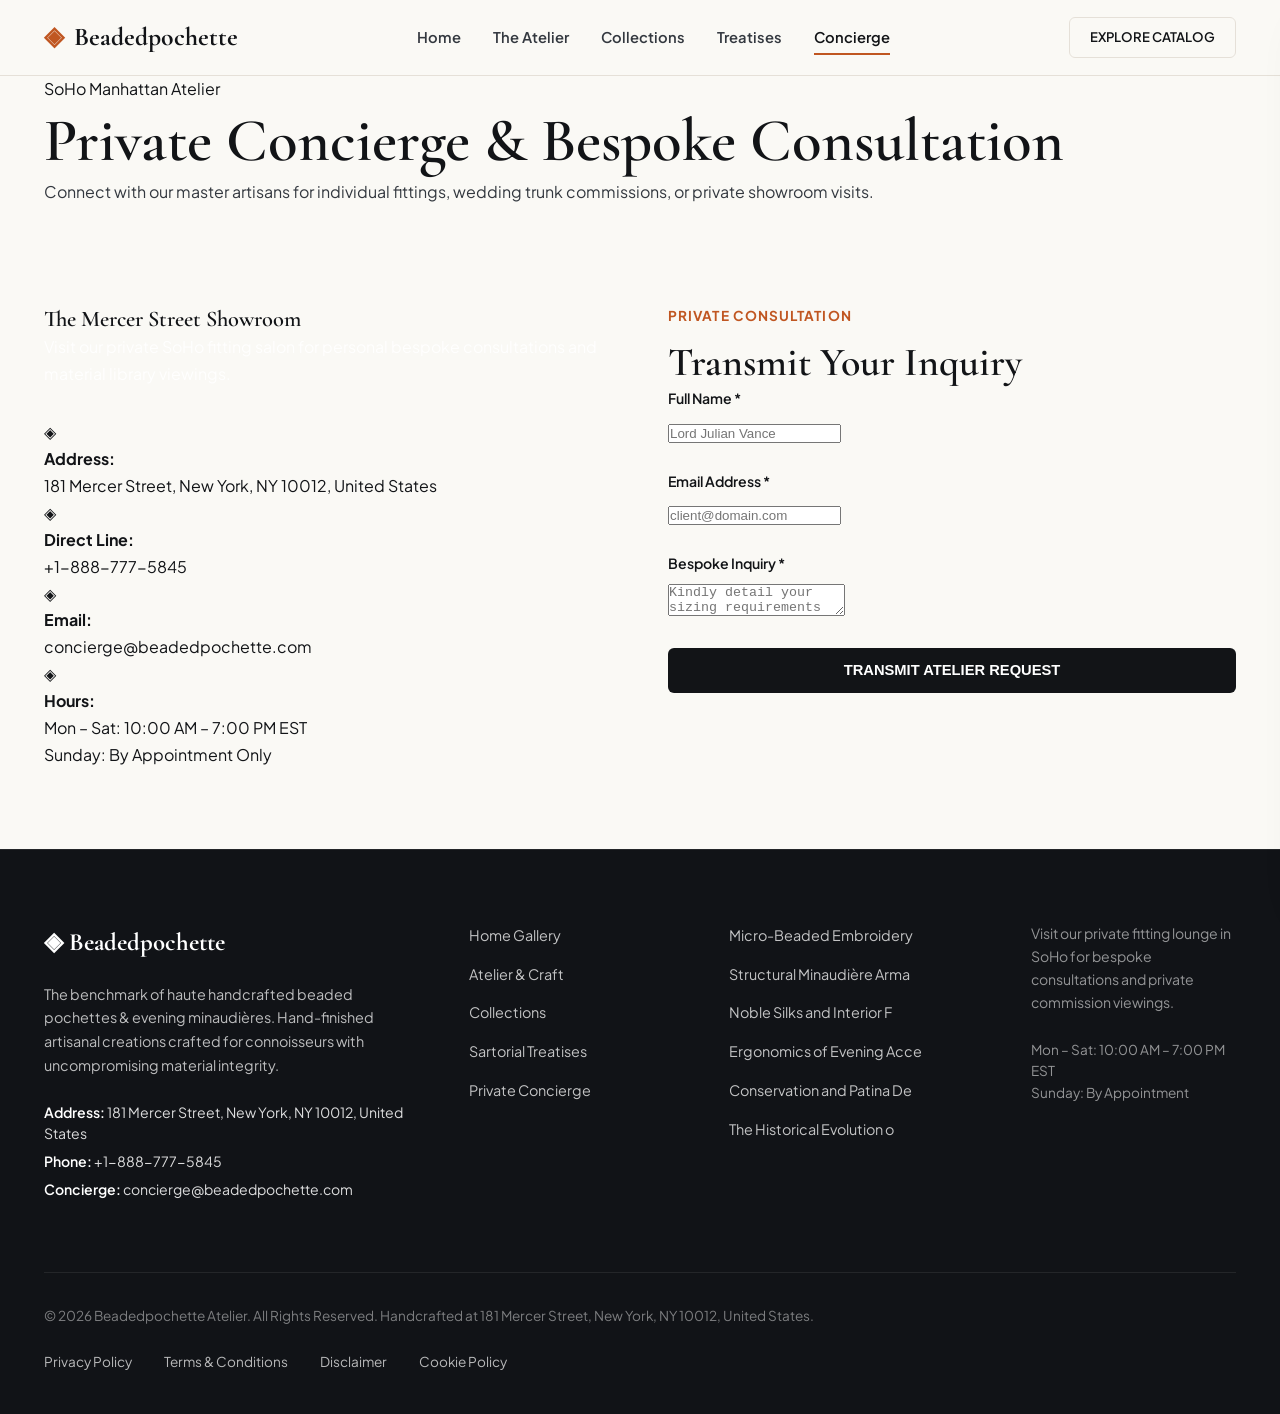
<file: contact.html>
<!DOCTYPE html>
<html lang="en">
<head>
  <meta charset="UTF-8">
  <meta name="viewport" content="width=device-width, initial-scale=1.0">
  <title>Private Concierge & Showroom Appointments — Beadedpochette</title>
  <meta name="description" content="Contact Beadedpochette at 181 Mercer Street, New York, NY 10012 or call +1-888-777-5845.">
  <link rel="canonical" href="https://beadedpochette.com/contact.html">
  <link rel="preconnect" href="https://fonts.googleapis.com">
  <link rel="preconnect" href="https://fonts.gstatic.com" crossorigin>
  <link href="https://fonts.googleapis.com/css2?family=Cormorant+Garamond:ital,wght@0,400;0,600;0,700;1,400&family=Plus+Jakarta+Sans:wght@300;400;500;600;700&display=swap" rel="stylesheet">
  <link rel="stylesheet" href="/assets/css/style.css">
  <!-- Google tag (gtag.js) -->
  <script async src="https://www.googletagmanager.com/gtag/js?id=G-0LY0HY7L01"></script>
  <script>
    window.dataLayer = window.dataLayer || [];
    function gtag(){dataLayer.push(arguments);}
    gtag('js', new Date());
    gtag('config', 'G-0LY0HY7L01');
  </script>

</head>
<body>
  <!-- Mandatory Global Site Header (Exactly 1 per page) -->
  <header class="site-header">
    <div class="header-container">
      <a href="/" class="brand-logo" aria-label="Beadedpochette Home">
        <span class="logo-mark">◈</span>
        <span class="logo-text">Beadedpochette</span>
      </a>
      <nav class="desktop-nav" aria-label="Primary Navigation">
        <a href="/" class="nav-link">Home</a>
        <a href="/about.html" class="nav-link">The Atelier</a>
        <a href="/collection.html" class="nav-link">Collections</a>
        <a href="/blog.html" class="nav-link">Treatises</a>
        <a href="/contact.html" class="nav-link active">Concierge</a>
      </nav>
      <div class="header-actions">
        <a href="/collection.html" class="btn btn-sm btn-outline">Explore Catalog</a>
        <button id="drawer-toggle" class="mobile-toggle" aria-label="Open Navigation Menu">
          <span class="hamburger-bar"></span>
          <span class="hamburger-bar"></span>
          <span class="hamburger-bar"></span>
        </button>
      </div>
    </div>
  </header>

  <!-- Mandatory Mobile Navigation Drawer (Exactly 1 per page) -->
  <div class="mobile-drawer" id="mobile-drawer" aria-hidden="true">
    <div class="drawer-header">
      <div class="drawer-brand">Beadedpochette</div>
      <button id="drawer-close" class="drawer-close-btn" aria-label="Close Navigation Menu">&times;</button>
    </div>
    <nav class="drawer-nav" aria-label="Mobile Navigation">
      <a href="/" class="drawer-link">Home</a>
      <a href="/about.html" class="drawer-link">The Atelier &amp; Craft</a>
      <a href="/collection.html" class="drawer-link">Curated Beaded Pochette & Minaudière Vitrine</a>
      <a href="/blog.html" class="drawer-link">Sartorial Treatises</a>
      <a href="/contact.html" class="drawer-link active">Private Concierge</a>
    </nav>
    <div class="drawer-footer">
      <p class="drawer-contact-title">Manhattan Atelier &amp; Suite</p>
      <p class="drawer-contact-info">181 Mercer Street, New York, NY 10012, United States</p>
      <p class="drawer-contact-info">Tel: +1-888-777-5845</p>
      <p class="drawer-contact-info">Email: concierge@beadedpochette.com</p>
    </div>
  </div>
  <div id="drawer-overlay" class="drawer-overlay"></div>
  <section class="page-hero">
    <div class="container">
      <span class="hero-badge">SoHo Manhattan Atelier</span>
      <h1>Private Concierge &amp; Bespoke Consultation</h1>
      <p class="lead">Connect with our master artisans for individual fittings, wedding trunk commissions, or private showroom visits.</p>
    </div>
  </section>
  <main class="section">
    <div class="container">
      <div class="contact-grid">
        <div class="contact-info-card">
          <h3>The Mercer Street Showroom</h3>
          <p style="color: rgba(255,255,255,0.88) !important; line-height: 1.7; margin-bottom: 2rem;">Visit our private SoHo fitting salon for personal bespoke consultations and material library viewings.</p>
          <div class="contact-detail-row"><span class="contact-icon">◈</span><div><strong>Address:</strong><br>181 Mercer Street, New York, NY 10012, United States</div></div>
          <div class="contact-detail-row"><span class="contact-icon">◈</span><div><strong>Direct Line:</strong><br>+1-888-777-5845</div></div>
          <div class="contact-detail-row"><span class="contact-icon">◈</span><div><strong>Email:</strong><br>concierge@beadedpochette.com</div></div>
          <div class="contact-detail-row"><span class="contact-icon">◈</span><div><strong>Hours:</strong><br>Mon – Sat: 10:00 AM – 7:00 PM EST<br>Sunday: By Appointment Only</div></div>
        </div>
        <div>
          <div class="section-subtitle">Private Consultation</div>
          <h2>Transmit Your Inquiry</h2>
          <form id="concierge-form">
            <div class="form-group"><label for="client-name" class="form-label">Full Name *</label><input type="text" id="client-name" class="form-control" placeholder="Lord Julian Vance" required></div>
            <div class="form-group"><label for="client-email" class="form-label">Email Address *</label><input type="email" id="client-email" class="form-control" placeholder="client@domain.com" required></div>
            <div class="form-group"><label for="client-message" class="form-label">Bespoke Inquiry *</label><textarea id="client-message" class="form-control" placeholder="Kindly detail your sizing requirements or requested appointment date..." required></textarea></div>
            <button type="submit" class="btn btn-primary" style="width: 100%;">Transmit Atelier Request</button>
            <div id="form-feedback" class="form-feedback"></div>
          </form>
        </div>
      </div>
    </div>
  </main>
  <!-- Mandatory Global Site Footer (Minimalist 4-Column Horizontal Spread Layout) -->
  <footer class="site-footer">
    <div class="container">
      <div class="footer-grid">
        <div class="footer-col">
          <div class="footer-brand">◈ Beadedpochette</div>
          <p class="footer-desc">
            The benchmark of haute handcrafted beaded pochettes & evening minaudières. Hand-finished artisanal creations crafted for connoisseurs with uncompromising material integrity.
          </p>
          <div class="footer-contact-item"><strong>Address:</strong> 181 Mercer Street, New York, NY 10012, United States</div>
          <div class="footer-contact-item"><strong>Phone:</strong> +1-888-777-5845</div>
          <div class="footer-contact-item"><strong>Concierge:</strong> concierge@beadedpochette.com</div>
        </div>
        <div class="footer-col">
          <ul class="footer-links">
            <li><a href="/">Home Gallery</a></li>
            <li><a href="/about.html">Atelier &amp; Craft</a></li>
            <li><a href="/collection.html">Collections</a></li>
            <li><a href="/blog.html">Sartorial Treatises</a></li>
            <li><a href="/contact.html">Private Concierge</a></li>
          </ul>
        </div>
        <div class="footer-col">
          <ul class="footer-links">
            <li><a href="/blog/micro-beaded-embroidery-and-tambour-craftsmanship.html">Micro-Beaded Embroidery</a></li>
            <li><a href="/blog/structural-minaudiere-armatures-and-metallurgy.html">Structural Minaudière Arma</a></li>
            <li><a href="/blog/noble-silks-and-interior-finishing-standards.html">Noble Silks and Interior F</a></li>
            <li><a href="/blog/ergonomics-of-evening-accessories-and-weight-distribution.html">Ergonomics of Evening Acce</a></li>
            <li><a href="/blog/conservation-and-patina-defense-in-fine-beadwork.html">Conservation and Patina De</a></li>
            <li><a href="/blog/historical-evolution-of-the-evening-pochette.html">The Historical Evolution o</a></li>
          </ul>
        </div>
        <div class="footer-col">
          <p class="footer-salon-desc">
            Visit our private fitting lounge in SoHo for bespoke consultations and private commission viewings.
          </p>
          <p class="footer-hours">
            Mon &ndash; Sat: 10:00 AM &ndash; 7:00 PM<br>EST<br>Sunday: By Appointment
          </p>
        </div>
      </div>
      <div class="footer-bottom">
        <p>&copy; 2026 Beadedpochette Atelier. All Rights Reserved. Handcrafted at 181 Mercer Street, New York, NY 10012, United States.</p>
        <div class="footer-legal-links">
          <a href="/privacy-policy.html">Privacy Policy</a>
          <a href="/terms-and-conditions.html">Terms &amp; Conditions</a>
          <a href="/disclaimer.html">Disclaimer</a>
          <a href="/cookie-policy.html">Cookie Policy</a>
        </div>
      </div>
    </div>
  </footer>
  <script src="/assets/js/main.js"></script>
</body>
</html>
</file>
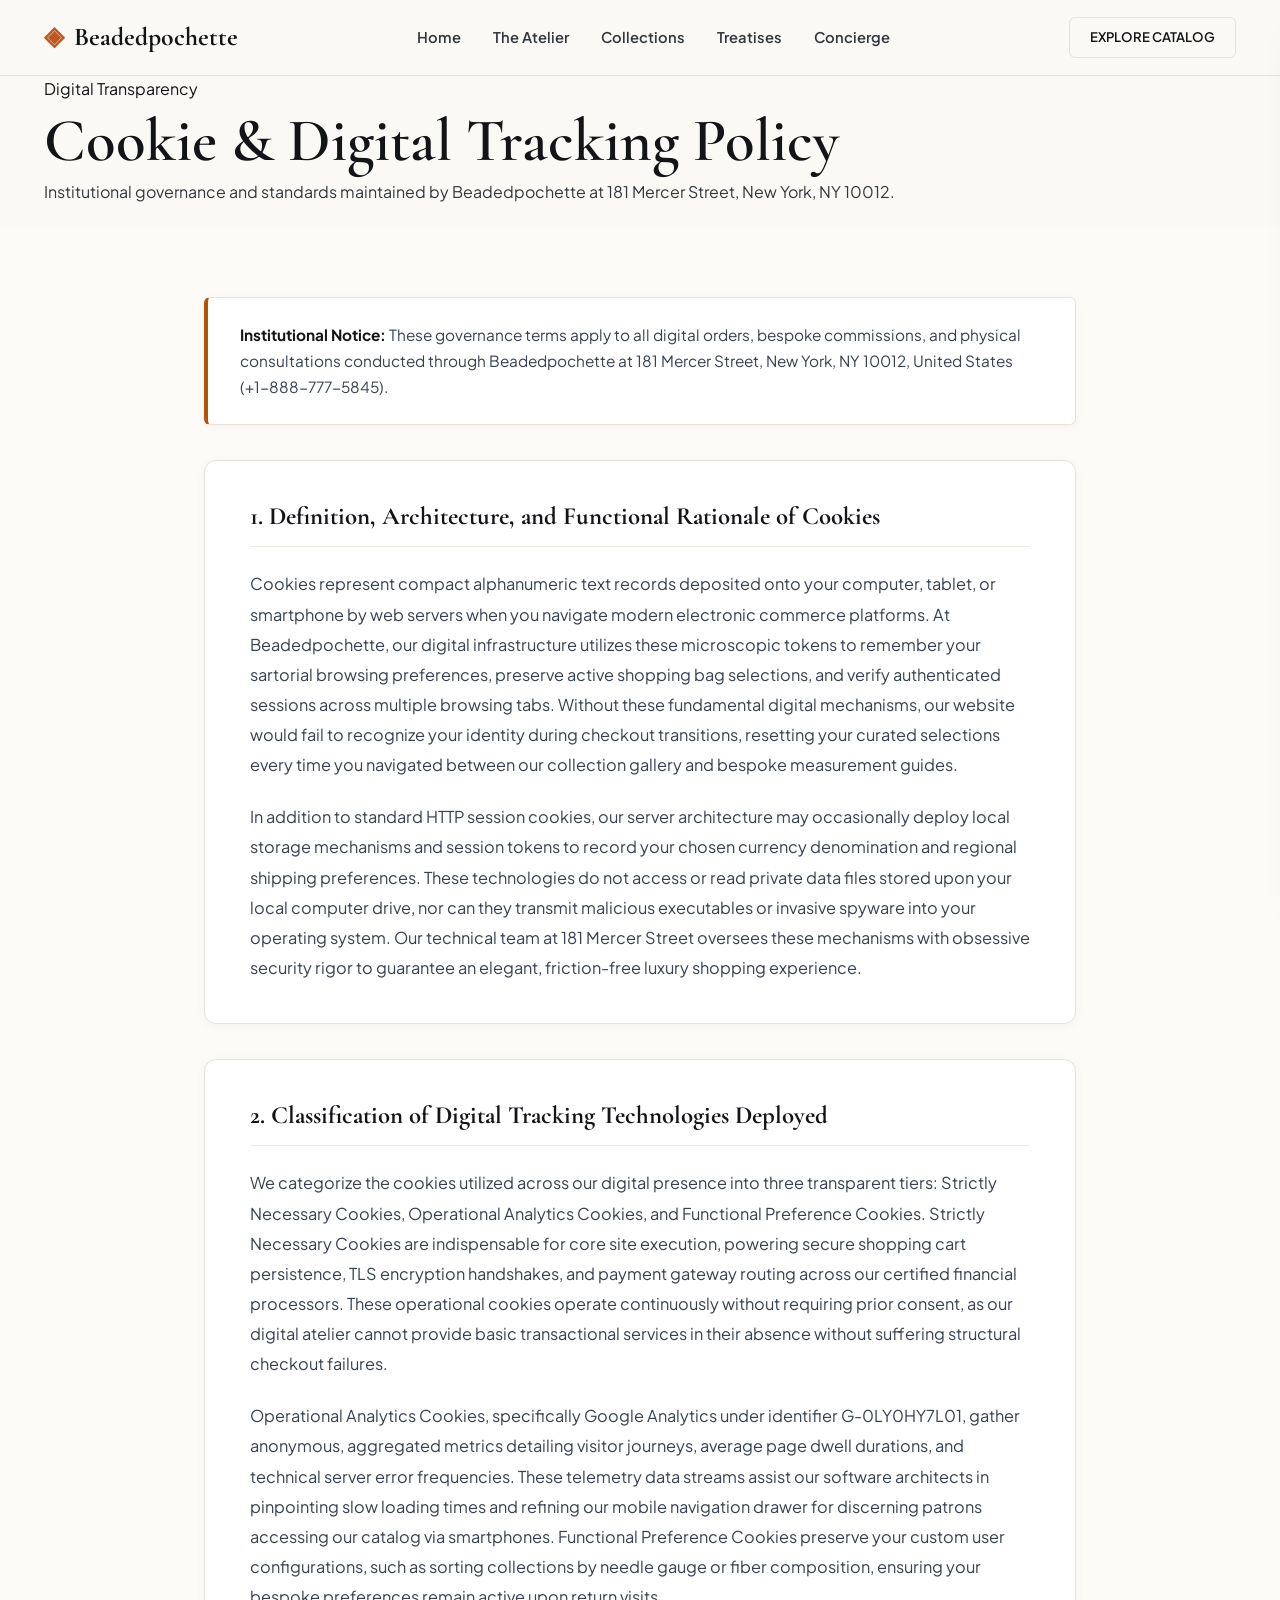
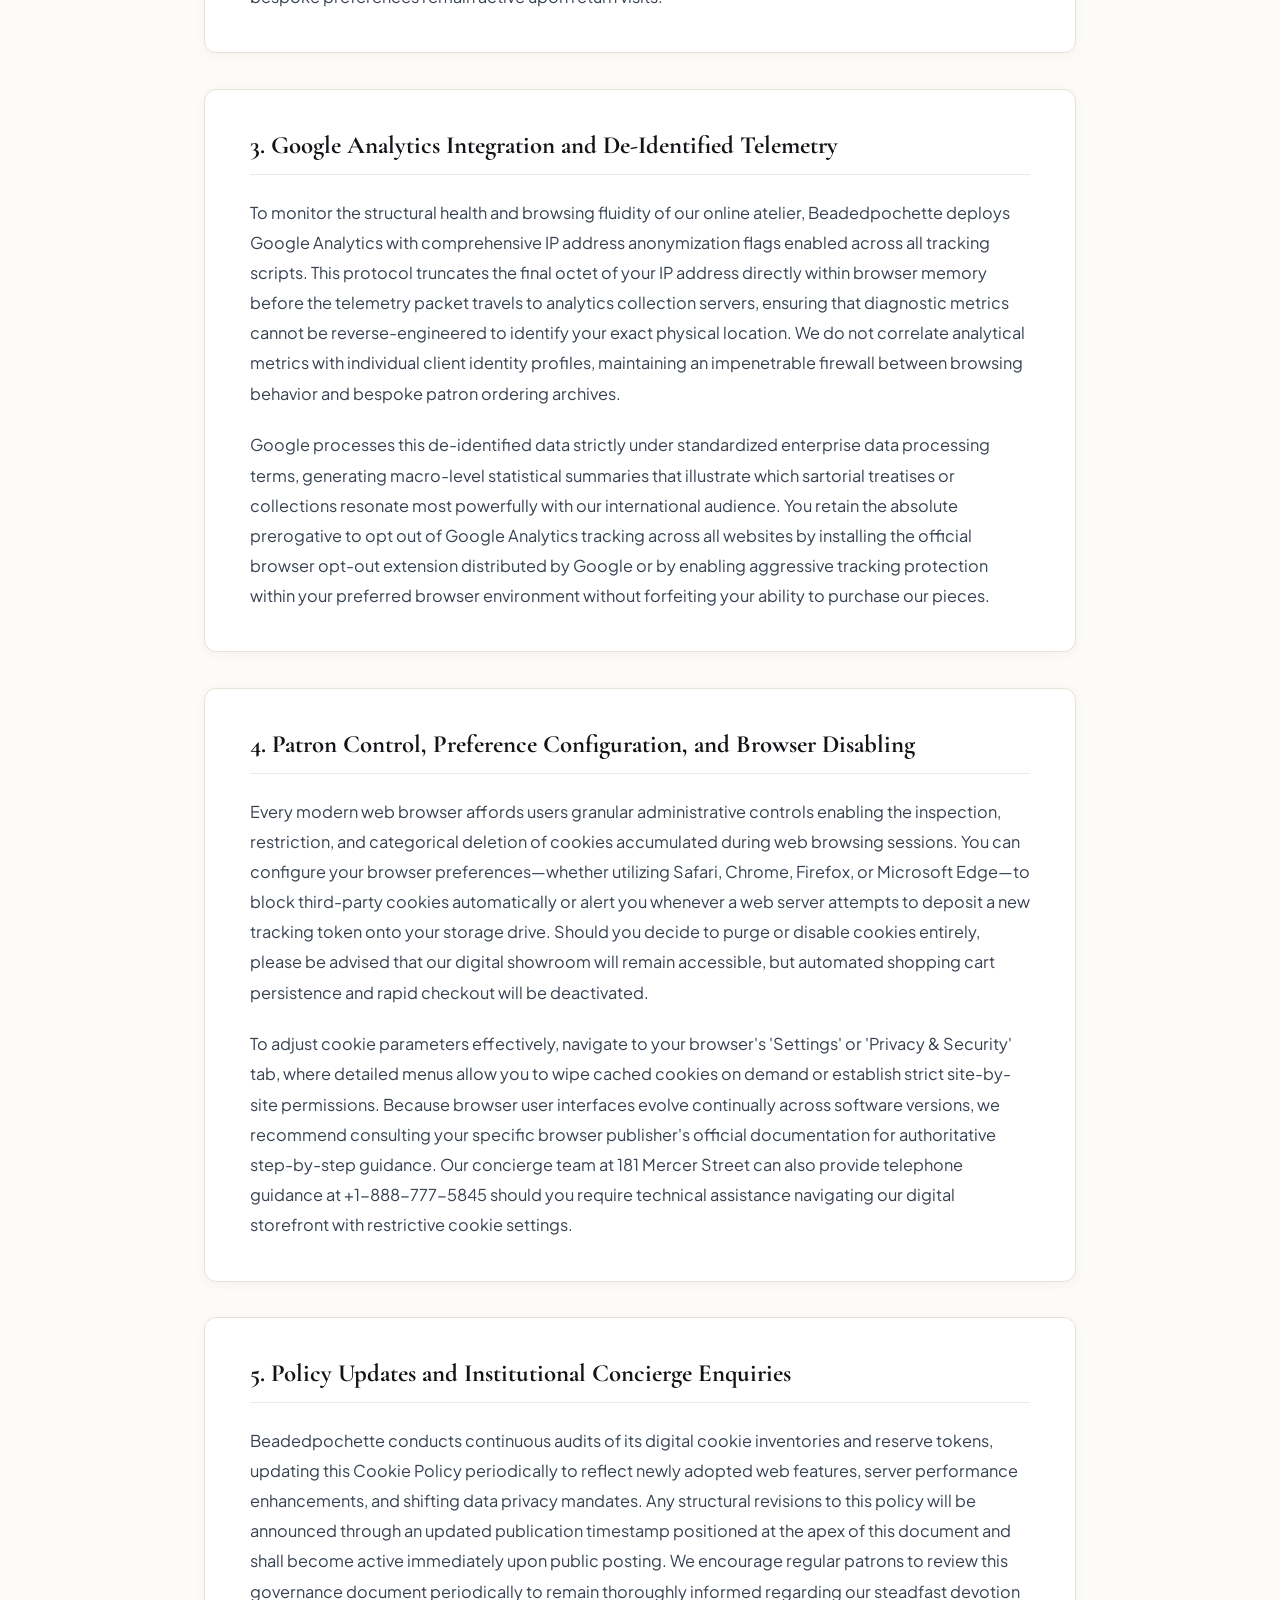
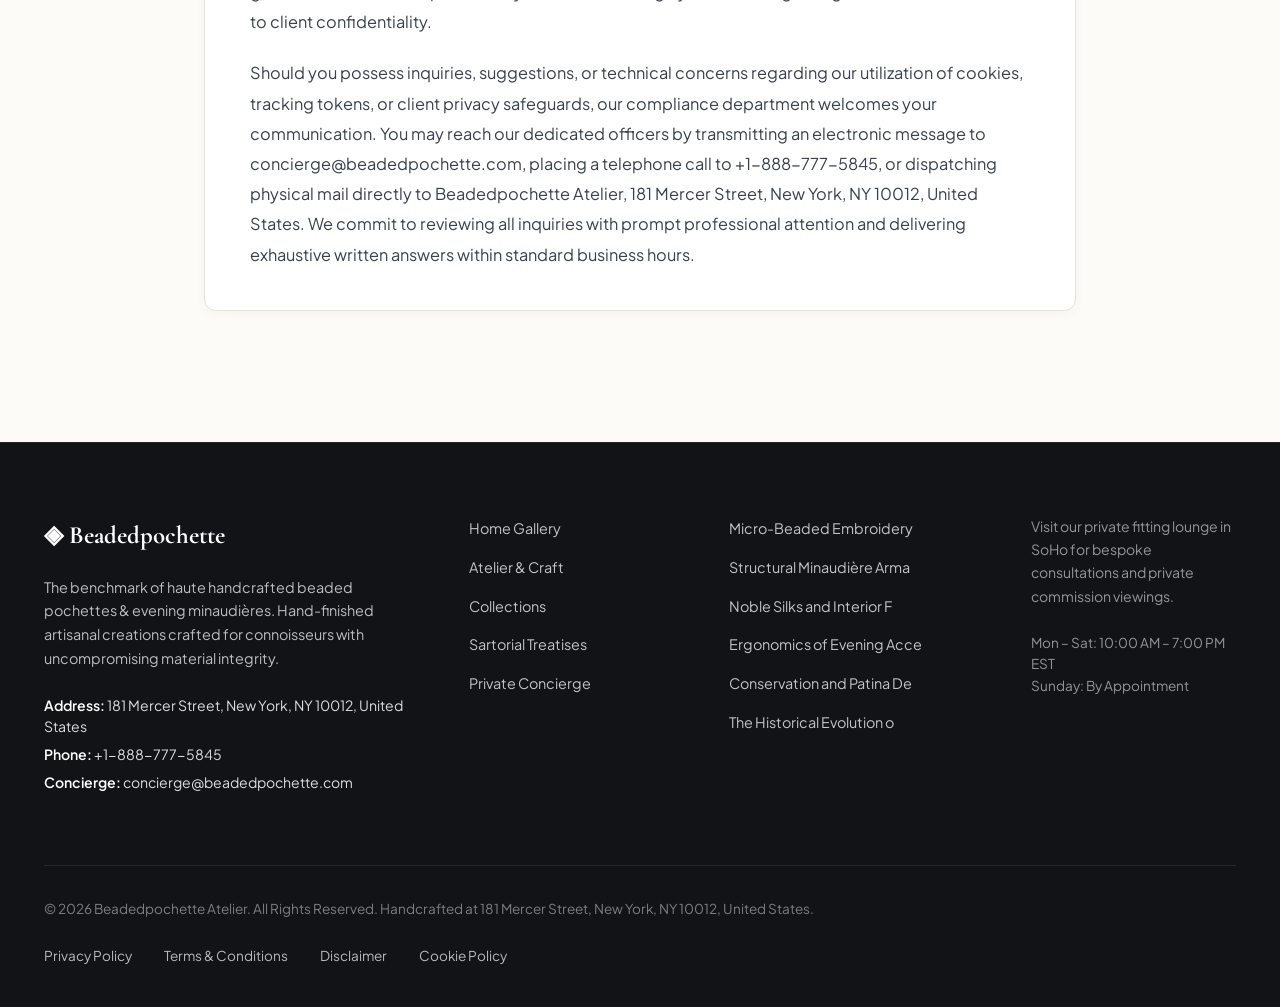
<file: cookie-policy.html>
<!DOCTYPE html>
<html lang="en">
<head>
  <meta charset="UTF-8">
  <meta name="viewport" content="width=device-width, initial-scale=1.0">
  <title>Cookie & Digital Tracking Policy — Beadedpochette</title>
  <meta name="description" content="Official Cookie & Digital Tracking Policy for Beadedpochette at 181 Mercer Street, New York.">
  <link rel="canonical" href="https://beadedpochette.com/cookie-policy.html">
  <link rel="preconnect" href="https://fonts.googleapis.com">
  <link rel="preconnect" href="https://fonts.gstatic.com" crossorigin>
  <link href="https://fonts.googleapis.com/css2?family=Cormorant+Garamond:ital,wght@0,400;0,600;0,700;1,400&family=Plus+Jakarta+Sans:wght@300;400;500;600;700&display=swap" rel="stylesheet">
  <link rel="stylesheet" href="/assets/css/style.css">
  <!-- Google tag (gtag.js) -->
  <script async src="https://www.googletagmanager.com/gtag/js?id=G-0LY0HY7L01"></script>
  <script>
    window.dataLayer = window.dataLayer || [];
    function gtag(){dataLayer.push(arguments);}
    gtag('js', new Date());
    gtag('config', 'G-0LY0HY7L01');
  </script>

</head>
<body>
  <!-- Mandatory Global Site Header (Exactly 1 per page) -->
  <header class="site-header">
    <div class="header-container">
      <a href="/" class="brand-logo" aria-label="Beadedpochette Home">
        <span class="logo-mark">◈</span>
        <span class="logo-text">Beadedpochette</span>
      </a>
      <nav class="desktop-nav" aria-label="Primary Navigation">
        <a href="/" class="nav-link">Home</a>
        <a href="/about.html" class="nav-link">The Atelier</a>
        <a href="/collection.html" class="nav-link">Collections</a>
        <a href="/blog.html" class="nav-link">Treatises</a>
        <a href="/contact.html" class="nav-link">Concierge</a>
      </nav>
      <div class="header-actions">
        <a href="/collection.html" class="btn btn-sm btn-outline">Explore Catalog</a>
        <button id="drawer-toggle" class="mobile-toggle" aria-label="Open Navigation Menu">
          <span class="hamburger-bar"></span>
          <span class="hamburger-bar"></span>
          <span class="hamburger-bar"></span>
        </button>
      </div>
    </div>
  </header>

  <!-- Mandatory Mobile Navigation Drawer (Exactly 1 per page) -->
  <div class="mobile-drawer" id="mobile-drawer" aria-hidden="true">
    <div class="drawer-header">
      <div class="drawer-brand">Beadedpochette</div>
      <button id="drawer-close" class="drawer-close-btn" aria-label="Close Navigation Menu">&times;</button>
    </div>
    <nav class="drawer-nav" aria-label="Mobile Navigation">
      <a href="/" class="drawer-link">Home</a>
      <a href="/about.html" class="drawer-link">The Atelier &amp; Craft</a>
      <a href="/collection.html" class="drawer-link">Curated Beaded Pochette & Minaudière Vitrine</a>
      <a href="/blog.html" class="drawer-link">Sartorial Treatises</a>
      <a href="/contact.html" class="drawer-link">Private Concierge</a>
    </nav>
    <div class="drawer-footer">
      <p class="drawer-contact-title">Manhattan Atelier &amp; Suite</p>
      <p class="drawer-contact-info">181 Mercer Street, New York, NY 10012, United States</p>
      <p class="drawer-contact-info">Tel: +1-888-777-5845</p>
      <p class="drawer-contact-info">Email: concierge@beadedpochette.com</p>
    </div>
  </div>
  <div id="drawer-overlay" class="drawer-overlay"></div>
  <section class="page-hero">
    <div class="container">
      <span class="hero-badge">Digital Transparency</span>
      <h1>Cookie & Digital Tracking Policy</h1>
      <p class="lead">Institutional governance and standards maintained by Beadedpochette at 181 Mercer Street, New York, NY 10012.</p>
    </div>
  </section>
  <main class="policy-page-wrapper">
    <div class="policy-container">
      <div class="policy-box">
        <strong>Institutional Notice:</strong> These governance terms apply to all digital orders, bespoke commissions, and physical consultations conducted through Beadedpochette at 181 Mercer Street, New York, NY 10012, United States (+1-888-777-5845).
      </div>      <article class="policy-block">
        <h2>1. Definition, Architecture, and Functional Rationale of Cookies</h2>        <p class="policy-p">Cookies represent compact alphanumeric text records deposited onto your computer, tablet, or smartphone by web servers when you navigate modern electronic commerce platforms. At Beadedpochette, our digital infrastructure utilizes these microscopic tokens to remember your sartorial browsing preferences, preserve active shopping bag selections, and verify authenticated sessions across multiple browsing tabs. Without these fundamental digital mechanisms, our website would fail to recognize your identity during checkout transitions, resetting your curated selections every time you navigated between our collection gallery and bespoke measurement guides.</p>        <p class="policy-p">In addition to standard HTTP session cookies, our server architecture may occasionally deploy local storage mechanisms and session tokens to record your chosen currency denomination and regional shipping preferences. These technologies do not access or read private data files stored upon your local computer drive, nor can they transmit malicious executables or invasive spyware into your operating system. Our technical team at 181 Mercer Street oversees these mechanisms with obsessive security rigor to guarantee an elegant, friction-free luxury shopping experience.</p>      </article>      <article class="policy-block">
        <h2>2. Classification of Digital Tracking Technologies Deployed</h2>        <p class="policy-p">We categorize the cookies utilized across our digital presence into three transparent tiers: Strictly Necessary Cookies, Operational Analytics Cookies, and Functional Preference Cookies. Strictly Necessary Cookies are indispensable for core site execution, powering secure shopping cart persistence, TLS encryption handshakes, and payment gateway routing across our certified financial processors. These operational cookies operate continuously without requiring prior consent, as our digital atelier cannot provide basic transactional services in their absence without suffering structural checkout failures.</p>        <p class="policy-p">Operational Analytics Cookies, specifically Google Analytics under identifier G-0LY0HY7L01, gather anonymous, aggregated metrics detailing visitor journeys, average page dwell durations, and technical server error frequencies. These telemetry data streams assist our software architects in pinpointing slow loading times and refining our mobile navigation drawer for discerning patrons accessing our catalog via smartphones. Functional Preference Cookies preserve your custom user configurations, such as sorting collections by needle gauge or fiber composition, ensuring your bespoke preferences remain active upon return visits.</p>      </article>      <article class="policy-block">
        <h2>3. Google Analytics Integration and De-Identified Telemetry</h2>        <p class="policy-p">To monitor the structural health and browsing fluidity of our online atelier, Beadedpochette deploys Google Analytics with comprehensive IP address anonymization flags enabled across all tracking scripts. This protocol truncates the final octet of your IP address directly within browser memory before the telemetry packet travels to analytics collection servers, ensuring that diagnostic metrics cannot be reverse-engineered to identify your exact physical location. We do not correlate analytical metrics with individual client identity profiles, maintaining an impenetrable firewall between browsing behavior and bespoke patron ordering archives.</p>        <p class="policy-p">Google processes this de-identified data strictly under standardized enterprise data processing terms, generating macro-level statistical summaries that illustrate which sartorial treatises or collections resonate most powerfully with our international audience. You retain the absolute prerogative to opt out of Google Analytics tracking across all websites by installing the official browser opt-out extension distributed by Google or by enabling aggressive tracking protection within your preferred browser environment without forfeiting your ability to purchase our pieces.</p>      </article>      <article class="policy-block">
        <h2>4. Patron Control, Preference Configuration, and Browser Disabling</h2>        <p class="policy-p">Every modern web browser affords users granular administrative controls enabling the inspection, restriction, and categorical deletion of cookies accumulated during web browsing sessions. You can configure your browser preferences—whether utilizing Safari, Chrome, Firefox, or Microsoft Edge—to block third-party cookies automatically or alert you whenever a web server attempts to deposit a new tracking token onto your storage drive. Should you decide to purge or disable cookies entirely, please be advised that our digital showroom will remain accessible, but automated shopping cart persistence and rapid checkout will be deactivated.</p>        <p class="policy-p">To adjust cookie parameters effectively, navigate to your browser's 'Settings' or 'Privacy & Security' tab, where detailed menus allow you to wipe cached cookies on demand or establish strict site-by-site permissions. Because browser user interfaces evolve continually across software versions, we recommend consulting your specific browser publisher's official documentation for authoritative step-by-step guidance. Our concierge team at 181 Mercer Street can also provide telephone guidance at +1-888-777-5845 should you require technical assistance navigating our digital storefront with restrictive cookie settings.</p>      </article>      <article class="policy-block">
        <h2>5. Policy Updates and Institutional Concierge Enquiries</h2>        <p class="policy-p">Beadedpochette conducts continuous audits of its digital cookie inventories and reserve tokens, updating this Cookie Policy periodically to reflect newly adopted web features, server performance enhancements, and shifting data privacy mandates. Any structural revisions to this policy will be announced through an updated publication timestamp positioned at the apex of this document and shall become active immediately upon public posting. We encourage regular patrons to review this governance document periodically to remain thoroughly informed regarding our steadfast devotion to client confidentiality.</p>        <p class="policy-p">Should you possess inquiries, suggestions, or technical concerns regarding our utilization of cookies, tracking tokens, or client privacy safeguards, our compliance department welcomes your communication. You may reach our dedicated officers by transmitting an electronic message to concierge@beadedpochette.com, placing a telephone call to +1-888-777-5845, or dispatching physical mail directly to Beadedpochette Atelier, 181 Mercer Street, New York, NY 10012, United States. We commit to reviewing all inquiries with prompt professional attention and delivering exhaustive written answers within standard business hours.</p>      </article>    </div>
  </main>
  <!-- Mandatory Global Site Footer (Minimalist 4-Column Horizontal Spread Layout) -->
  <footer class="site-footer">
    <div class="container">
      <div class="footer-grid">
        <div class="footer-col">
          <div class="footer-brand">◈ Beadedpochette</div>
          <p class="footer-desc">
            The benchmark of haute handcrafted beaded pochettes & evening minaudières. Hand-finished artisanal creations crafted for connoisseurs with uncompromising material integrity.
          </p>
          <div class="footer-contact-item"><strong>Address:</strong> 181 Mercer Street, New York, NY 10012, United States</div>
          <div class="footer-contact-item"><strong>Phone:</strong> +1-888-777-5845</div>
          <div class="footer-contact-item"><strong>Concierge:</strong> concierge@beadedpochette.com</div>
        </div>
        <div class="footer-col">
          <ul class="footer-links">
            <li><a href="/">Home Gallery</a></li>
            <li><a href="/about.html">Atelier &amp; Craft</a></li>
            <li><a href="/collection.html">Collections</a></li>
            <li><a href="/blog.html">Sartorial Treatises</a></li>
            <li><a href="/contact.html">Private Concierge</a></li>
          </ul>
        </div>
        <div class="footer-col">
          <ul class="footer-links">
            <li><a href="/blog/micro-beaded-embroidery-and-tambour-craftsmanship.html">Micro-Beaded Embroidery</a></li>
            <li><a href="/blog/structural-minaudiere-armatures-and-metallurgy.html">Structural Minaudière Arma</a></li>
            <li><a href="/blog/noble-silks-and-interior-finishing-standards.html">Noble Silks and Interior F</a></li>
            <li><a href="/blog/ergonomics-of-evening-accessories-and-weight-distribution.html">Ergonomics of Evening Acce</a></li>
            <li><a href="/blog/conservation-and-patina-defense-in-fine-beadwork.html">Conservation and Patina De</a></li>
            <li><a href="/blog/historical-evolution-of-the-evening-pochette.html">The Historical Evolution o</a></li>
          </ul>
        </div>
        <div class="footer-col">
          <p class="footer-salon-desc">
            Visit our private fitting lounge in SoHo for bespoke consultations and private commission viewings.
          </p>
          <p class="footer-hours">
            Mon &ndash; Sat: 10:00 AM &ndash; 7:00 PM<br>EST<br>Sunday: By Appointment
          </p>
        </div>
      </div>
      <div class="footer-bottom">
        <p>&copy; 2026 Beadedpochette Atelier. All Rights Reserved. Handcrafted at 181 Mercer Street, New York, NY 10012, United States.</p>
        <div class="footer-legal-links">
          <a href="/privacy-policy.html">Privacy Policy</a>
          <a href="/terms-and-conditions.html">Terms &amp; Conditions</a>
          <a href="/disclaimer.html">Disclaimer</a>
          <a href="/cookie-policy.html">Cookie Policy</a>
        </div>
      </div>
    </div>
  </footer>
  <script src="/assets/js/main.js"></script>
</body>
</html>
</file>
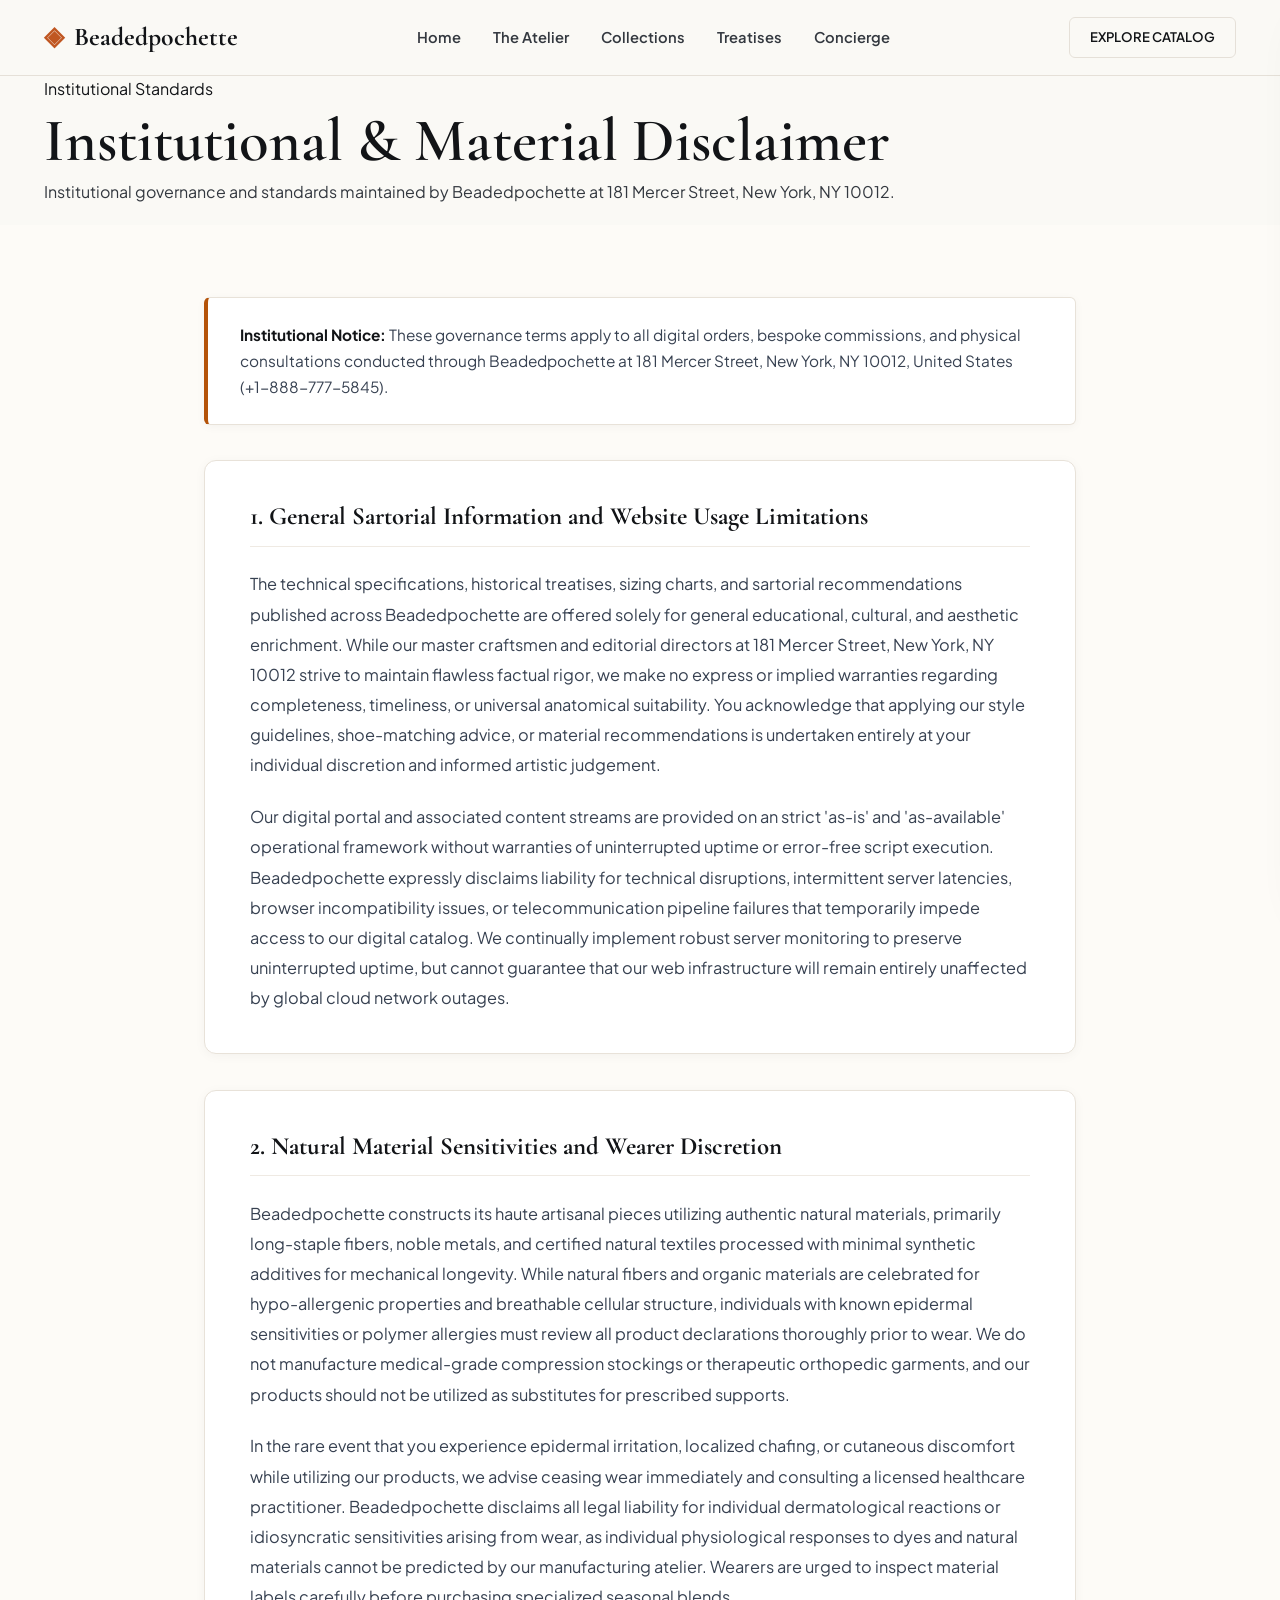
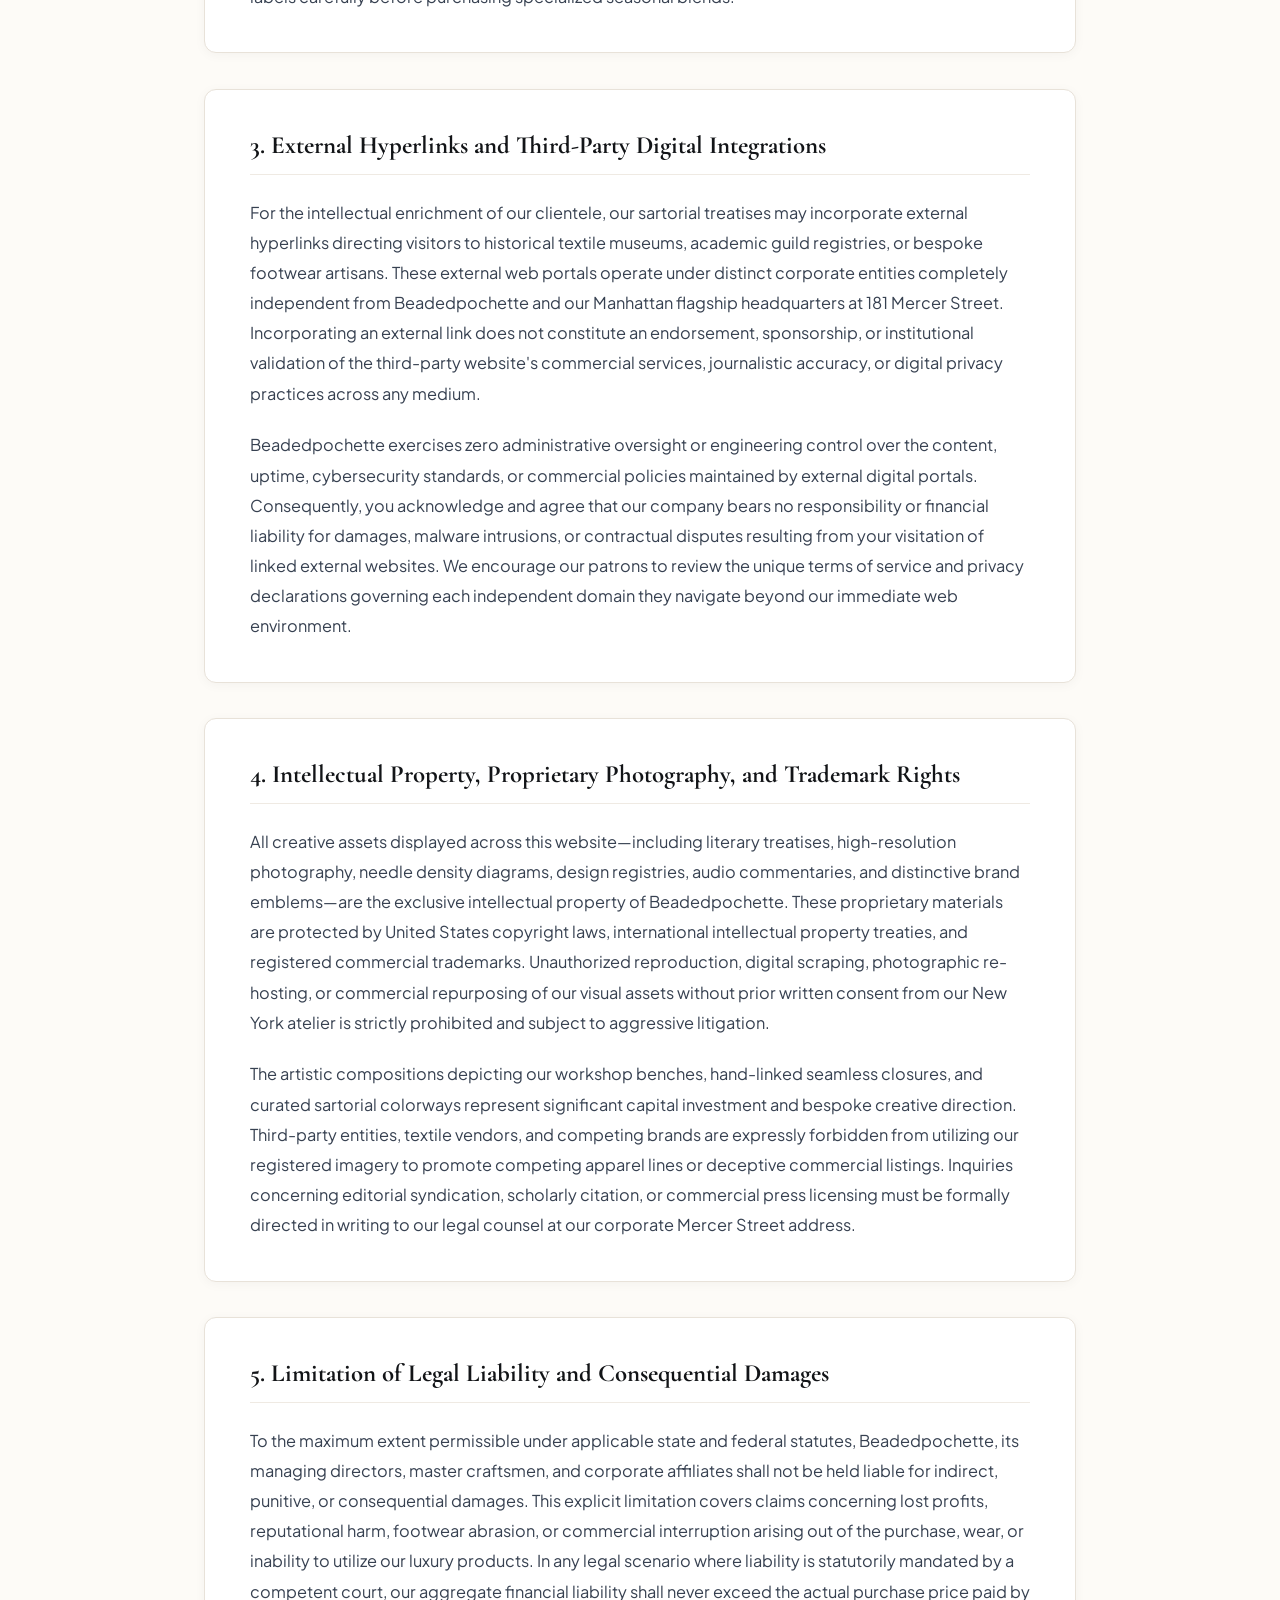
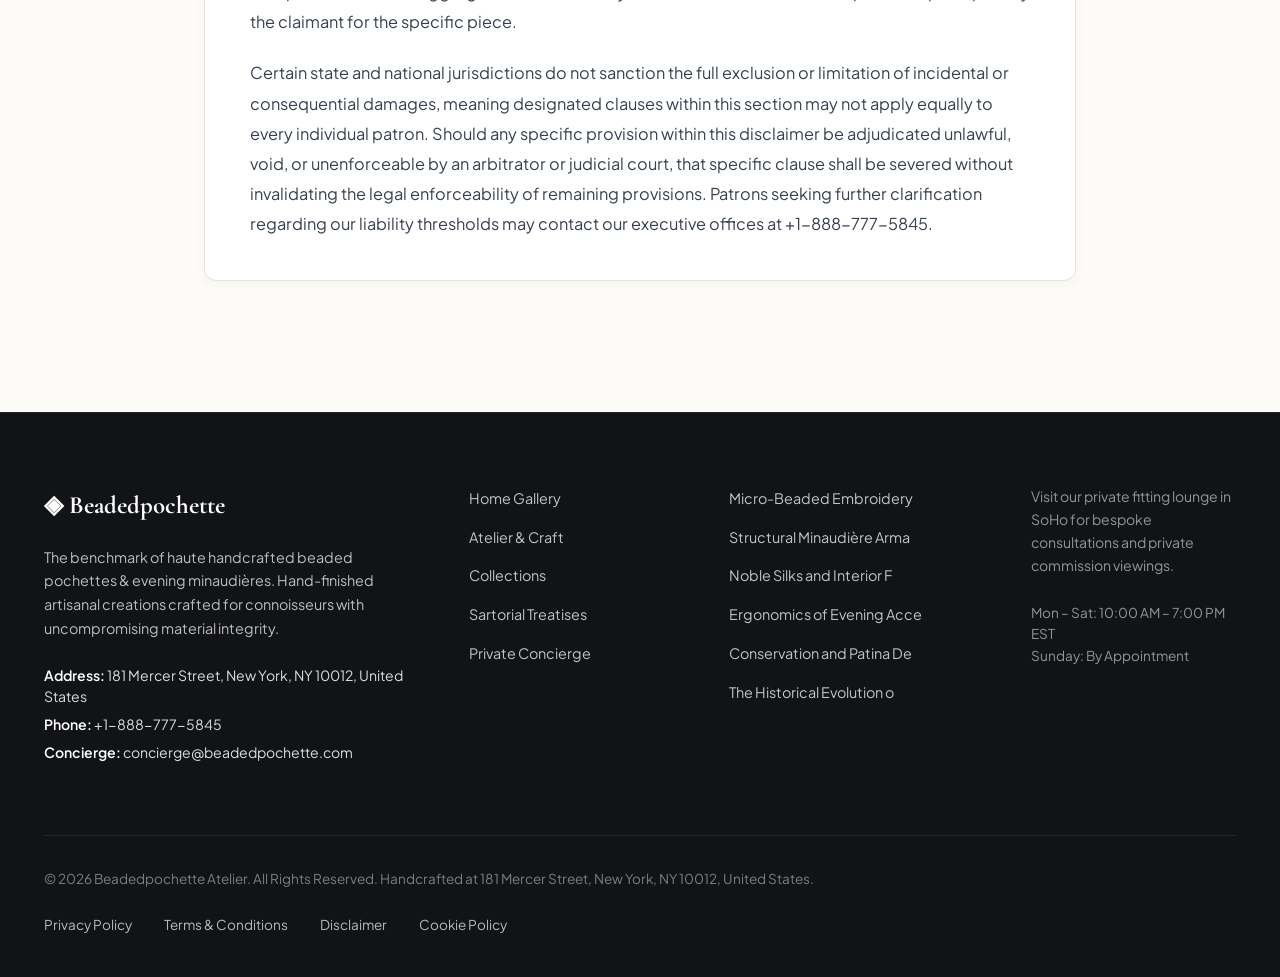
<file: disclaimer.html>
<!DOCTYPE html>
<html lang="en">
<head>
  <meta charset="UTF-8">
  <meta name="viewport" content="width=device-width, initial-scale=1.0">
  <title>Institutional & Material Disclaimer — Beadedpochette</title>
  <meta name="description" content="Official Institutional & Material Disclaimer for Beadedpochette at 181 Mercer Street, New York.">
  <link rel="canonical" href="https://beadedpochette.com/disclaimer.html">
  <link rel="preconnect" href="https://fonts.googleapis.com">
  <link rel="preconnect" href="https://fonts.gstatic.com" crossorigin>
  <link href="https://fonts.googleapis.com/css2?family=Cormorant+Garamond:ital,wght@0,400;0,600;0,700;1,400&family=Plus+Jakarta+Sans:wght@300;400;500;600;700&display=swap" rel="stylesheet">
  <link rel="stylesheet" href="/assets/css/style.css">
  <!-- Google tag (gtag.js) -->
  <script async src="https://www.googletagmanager.com/gtag/js?id=G-0LY0HY7L01"></script>
  <script>
    window.dataLayer = window.dataLayer || [];
    function gtag(){dataLayer.push(arguments);}
    gtag('js', new Date());
    gtag('config', 'G-0LY0HY7L01');
  </script>

</head>
<body>
  <!-- Mandatory Global Site Header (Exactly 1 per page) -->
  <header class="site-header">
    <div class="header-container">
      <a href="/" class="brand-logo" aria-label="Beadedpochette Home">
        <span class="logo-mark">◈</span>
        <span class="logo-text">Beadedpochette</span>
      </a>
      <nav class="desktop-nav" aria-label="Primary Navigation">
        <a href="/" class="nav-link">Home</a>
        <a href="/about.html" class="nav-link">The Atelier</a>
        <a href="/collection.html" class="nav-link">Collections</a>
        <a href="/blog.html" class="nav-link">Treatises</a>
        <a href="/contact.html" class="nav-link">Concierge</a>
      </nav>
      <div class="header-actions">
        <a href="/collection.html" class="btn btn-sm btn-outline">Explore Catalog</a>
        <button id="drawer-toggle" class="mobile-toggle" aria-label="Open Navigation Menu">
          <span class="hamburger-bar"></span>
          <span class="hamburger-bar"></span>
          <span class="hamburger-bar"></span>
        </button>
      </div>
    </div>
  </header>

  <!-- Mandatory Mobile Navigation Drawer (Exactly 1 per page) -->
  <div class="mobile-drawer" id="mobile-drawer" aria-hidden="true">
    <div class="drawer-header">
      <div class="drawer-brand">Beadedpochette</div>
      <button id="drawer-close" class="drawer-close-btn" aria-label="Close Navigation Menu">&times;</button>
    </div>
    <nav class="drawer-nav" aria-label="Mobile Navigation">
      <a href="/" class="drawer-link">Home</a>
      <a href="/about.html" class="drawer-link">The Atelier &amp; Craft</a>
      <a href="/collection.html" class="drawer-link">Curated Beaded Pochette & Minaudière Vitrine</a>
      <a href="/blog.html" class="drawer-link">Sartorial Treatises</a>
      <a href="/contact.html" class="drawer-link">Private Concierge</a>
    </nav>
    <div class="drawer-footer">
      <p class="drawer-contact-title">Manhattan Atelier &amp; Suite</p>
      <p class="drawer-contact-info">181 Mercer Street, New York, NY 10012, United States</p>
      <p class="drawer-contact-info">Tel: +1-888-777-5845</p>
      <p class="drawer-contact-info">Email: concierge@beadedpochette.com</p>
    </div>
  </div>
  <div id="drawer-overlay" class="drawer-overlay"></div>
  <section class="page-hero">
    <div class="container">
      <span class="hero-badge">Institutional Standards</span>
      <h1>Institutional & Material Disclaimer</h1>
      <p class="lead">Institutional governance and standards maintained by Beadedpochette at 181 Mercer Street, New York, NY 10012.</p>
    </div>
  </section>
  <main class="policy-page-wrapper">
    <div class="policy-container">
      <div class="policy-box">
        <strong>Institutional Notice:</strong> These governance terms apply to all digital orders, bespoke commissions, and physical consultations conducted through Beadedpochette at 181 Mercer Street, New York, NY 10012, United States (+1-888-777-5845).
      </div>      <article class="policy-block">
        <h2>1. General Sartorial Information and Website Usage Limitations</h2>        <p class="policy-p">The technical specifications, historical treatises, sizing charts, and sartorial recommendations published across Beadedpochette are offered solely for general educational, cultural, and aesthetic enrichment. While our master craftsmen and editorial directors at 181 Mercer Street, New York, NY 10012 strive to maintain flawless factual rigor, we make no express or implied warranties regarding completeness, timeliness, or universal anatomical suitability. You acknowledge that applying our style guidelines, shoe-matching advice, or material recommendations is undertaken entirely at your individual discretion and informed artistic judgement.</p>        <p class="policy-p">Our digital portal and associated content streams are provided on an strict 'as-is' and 'as-available' operational framework without warranties of uninterrupted uptime or error-free script execution. Beadedpochette expressly disclaims liability for technical disruptions, intermittent server latencies, browser incompatibility issues, or telecommunication pipeline failures that temporarily impede access to our digital catalog. We continually implement robust server monitoring to preserve uninterrupted uptime, but cannot guarantee that our web infrastructure will remain entirely unaffected by global cloud network outages.</p>      </article>      <article class="policy-block">
        <h2>2. Natural Material Sensitivities and Wearer Discretion</h2>        <p class="policy-p">Beadedpochette constructs its haute artisanal pieces utilizing authentic natural materials, primarily long-staple fibers, noble metals, and certified natural textiles processed with minimal synthetic additives for mechanical longevity. While natural fibers and organic materials are celebrated for hypo-allergenic properties and breathable cellular structure, individuals with known epidermal sensitivities or polymer allergies must review all product declarations thoroughly prior to wear. We do not manufacture medical-grade compression stockings or therapeutic orthopedic garments, and our products should not be utilized as substitutes for prescribed supports.</p>        <p class="policy-p">In the rare event that you experience epidermal irritation, localized chafing, or cutaneous discomfort while utilizing our products, we advise ceasing wear immediately and consulting a licensed healthcare practitioner. Beadedpochette disclaims all legal liability for individual dermatological reactions or idiosyncratic sensitivities arising from wear, as individual physiological responses to dyes and natural materials cannot be predicted by our manufacturing atelier. Wearers are urged to inspect material labels carefully before purchasing specialized seasonal blends.</p>      </article>      <article class="policy-block">
        <h2>3. External Hyperlinks and Third-Party Digital Integrations</h2>        <p class="policy-p">For the intellectual enrichment of our clientele, our sartorial treatises may incorporate external hyperlinks directing visitors to historical textile museums, academic guild registries, or bespoke footwear artisans. These external web portals operate under distinct corporate entities completely independent from Beadedpochette and our Manhattan flagship headquarters at 181 Mercer Street. Incorporating an external link does not constitute an endorsement, sponsorship, or institutional validation of the third-party website's commercial services, journalistic accuracy, or digital privacy practices across any medium.</p>        <p class="policy-p">Beadedpochette exercises zero administrative oversight or engineering control over the content, uptime, cybersecurity standards, or commercial policies maintained by external digital portals. Consequently, you acknowledge and agree that our company bears no responsibility or financial liability for damages, malware intrusions, or contractual disputes resulting from your visitation of linked external websites. We encourage our patrons to review the unique terms of service and privacy declarations governing each independent domain they navigate beyond our immediate web environment.</p>      </article>      <article class="policy-block">
        <h2>4. Intellectual Property, Proprietary Photography, and Trademark Rights</h2>        <p class="policy-p">All creative assets displayed across this website—including literary treatises, high-resolution photography, needle density diagrams, design registries, audio commentaries, and distinctive brand emblems—are the exclusive intellectual property of Beadedpochette. These proprietary materials are protected by United States copyright laws, international intellectual property treaties, and registered commercial trademarks. Unauthorized reproduction, digital scraping, photographic re-hosting, or commercial repurposing of our visual assets without prior written consent from our New York atelier is strictly prohibited and subject to aggressive litigation.</p>        <p class="policy-p">The artistic compositions depicting our workshop benches, hand-linked seamless closures, and curated sartorial colorways represent significant capital investment and bespoke creative direction. Third-party entities, textile vendors, and competing brands are expressly forbidden from utilizing our registered imagery to promote competing apparel lines or deceptive commercial listings. Inquiries concerning editorial syndication, scholarly citation, or commercial press licensing must be formally directed in writing to our legal counsel at our corporate Mercer Street address.</p>      </article>      <article class="policy-block">
        <h2>5. Limitation of Legal Liability and Consequential Damages</h2>        <p class="policy-p">To the maximum extent permissible under applicable state and federal statutes, Beadedpochette, its managing directors, master craftsmen, and corporate affiliates shall not be held liable for indirect, punitive, or consequential damages. This explicit limitation covers claims concerning lost profits, reputational harm, footwear abrasion, or commercial interruption arising out of the purchase, wear, or inability to utilize our luxury products. In any legal scenario where liability is statutorily mandated by a competent court, our aggregate financial liability shall never exceed the actual purchase price paid by the claimant for the specific piece.</p>        <p class="policy-p">Certain state and national jurisdictions do not sanction the full exclusion or limitation of incidental or consequential damages, meaning designated clauses within this section may not apply equally to every individual patron. Should any specific provision within this disclaimer be adjudicated unlawful, void, or unenforceable by an arbitrator or judicial court, that specific clause shall be severed without invalidating the legal enforceability of remaining provisions. Patrons seeking further clarification regarding our liability thresholds may contact our executive offices at +1-888-777-5845.</p>      </article>    </div>
  </main>
  <!-- Mandatory Global Site Footer (Minimalist 4-Column Horizontal Spread Layout) -->
  <footer class="site-footer">
    <div class="container">
      <div class="footer-grid">
        <div class="footer-col">
          <div class="footer-brand">◈ Beadedpochette</div>
          <p class="footer-desc">
            The benchmark of haute handcrafted beaded pochettes & evening minaudières. Hand-finished artisanal creations crafted for connoisseurs with uncompromising material integrity.
          </p>
          <div class="footer-contact-item"><strong>Address:</strong> 181 Mercer Street, New York, NY 10012, United States</div>
          <div class="footer-contact-item"><strong>Phone:</strong> +1-888-777-5845</div>
          <div class="footer-contact-item"><strong>Concierge:</strong> concierge@beadedpochette.com</div>
        </div>
        <div class="footer-col">
          <ul class="footer-links">
            <li><a href="/">Home Gallery</a></li>
            <li><a href="/about.html">Atelier &amp; Craft</a></li>
            <li><a href="/collection.html">Collections</a></li>
            <li><a href="/blog.html">Sartorial Treatises</a></li>
            <li><a href="/contact.html">Private Concierge</a></li>
          </ul>
        </div>
        <div class="footer-col">
          <ul class="footer-links">
            <li><a href="/blog/micro-beaded-embroidery-and-tambour-craftsmanship.html">Micro-Beaded Embroidery</a></li>
            <li><a href="/blog/structural-minaudiere-armatures-and-metallurgy.html">Structural Minaudière Arma</a></li>
            <li><a href="/blog/noble-silks-and-interior-finishing-standards.html">Noble Silks and Interior F</a></li>
            <li><a href="/blog/ergonomics-of-evening-accessories-and-weight-distribution.html">Ergonomics of Evening Acce</a></li>
            <li><a href="/blog/conservation-and-patina-defense-in-fine-beadwork.html">Conservation and Patina De</a></li>
            <li><a href="/blog/historical-evolution-of-the-evening-pochette.html">The Historical Evolution o</a></li>
          </ul>
        </div>
        <div class="footer-col">
          <p class="footer-salon-desc">
            Visit our private fitting lounge in SoHo for bespoke consultations and private commission viewings.
          </p>
          <p class="footer-hours">
            Mon &ndash; Sat: 10:00 AM &ndash; 7:00 PM<br>EST<br>Sunday: By Appointment
          </p>
        </div>
      </div>
      <div class="footer-bottom">
        <p>&copy; 2026 Beadedpochette Atelier. All Rights Reserved. Handcrafted at 181 Mercer Street, New York, NY 10012, United States.</p>
        <div class="footer-legal-links">
          <a href="/privacy-policy.html">Privacy Policy</a>
          <a href="/terms-and-conditions.html">Terms &amp; Conditions</a>
          <a href="/disclaimer.html">Disclaimer</a>
          <a href="/cookie-policy.html">Cookie Policy</a>
        </div>
      </div>
    </div>
  </footer>
  <script src="/assets/js/main.js"></script>
</body>
</html>
</file>
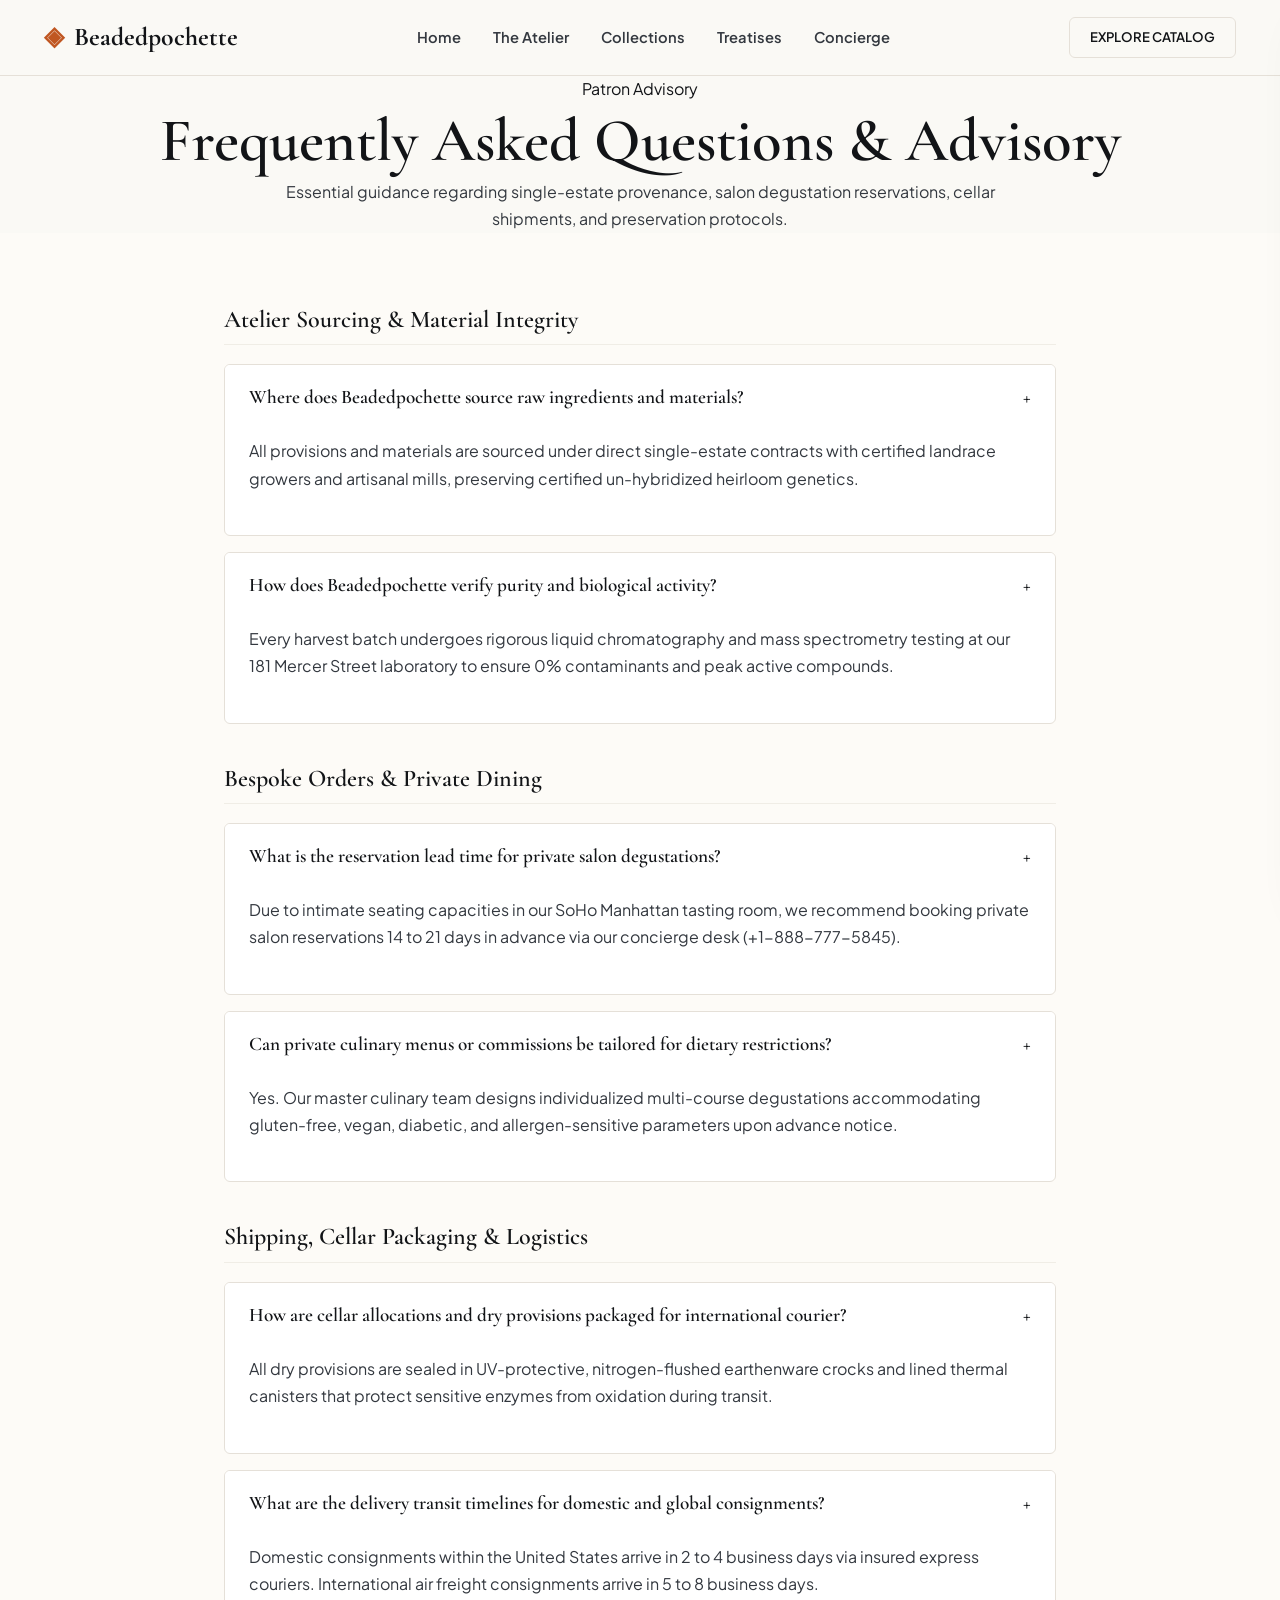
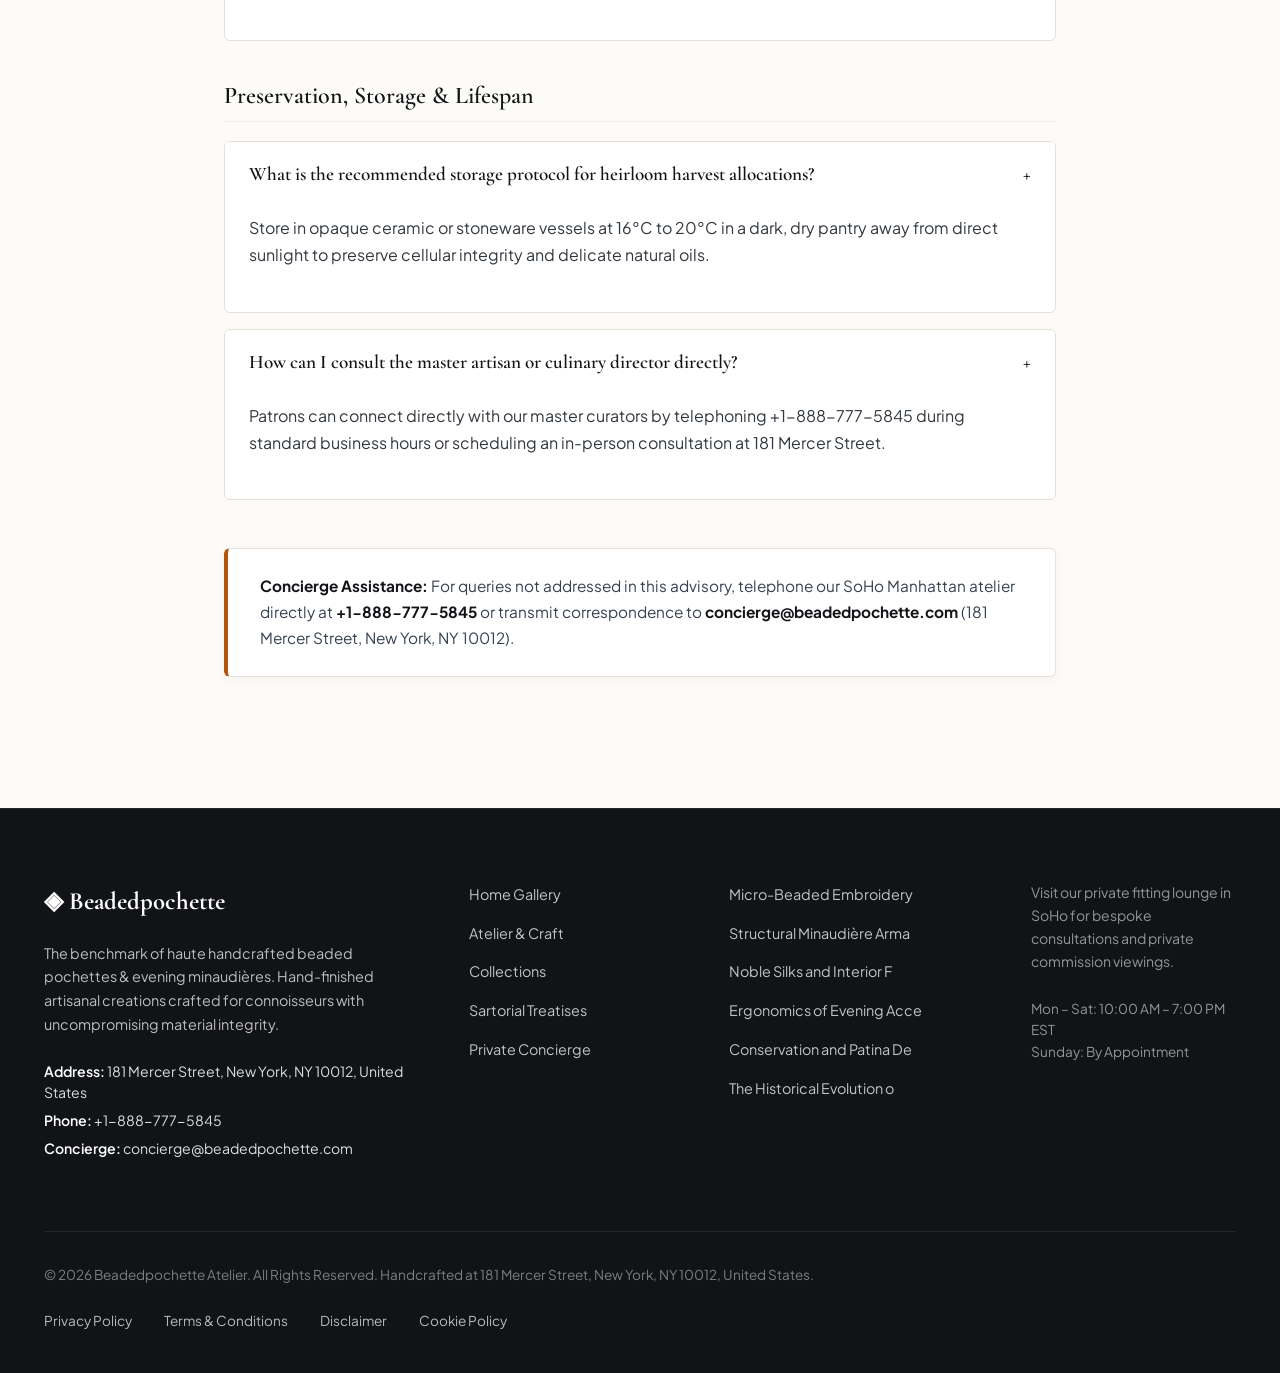
<file: faq.html>
<!DOCTYPE html>
<html lang="en">
<head>
  <meta charset="UTF-8">
  <meta name="viewport" content="width=device-width, initial-scale=1.0">
  <title>Frequently Asked Questions & Patron Advisory — Beadedpochette</title>
  <meta name="description" content="Official patron FAQ and advisory for Beadedpochette at 181 Mercer Street, New York.">
  <link rel="canonical" href="https://beadedpochette.com/faq.html">
  <link rel="preconnect" href="https://fonts.googleapis.com">
  <link rel="preconnect" href="https://fonts.gstatic.com" crossorigin>
  <link href="https://fonts.googleapis.com/css2?family=Cormorant+Garamond:ital,wght@0,400;0,600;0,700;1,400&family=Plus+Jakarta+Sans:wght@300;400;500;600;700&display=swap" rel="stylesheet">
  <link rel="stylesheet" href="/assets/css/style.css">
  <!-- Google tag (gtag.js) -->
  <script async src="https://www.googletagmanager.com/gtag/js?id=G-0LY0HY7L01"></script>
  <script>
    window.dataLayer = window.dataLayer || [];
    function gtag(){dataLayer.push(arguments);}
    gtag('js', new Date());
    gtag('config', 'G-0LY0HY7L01');
  </script>

</head>
<body>
  <!-- Mandatory Global Site Header (Exactly 1 per page) -->
  <header class="site-header">
    <div class="header-container">
      <a href="/" class="brand-logo" aria-label="Beadedpochette Home">
        <span class="logo-mark">◈</span>
        <span class="logo-text">Beadedpochette</span>
      </a>
      <nav class="desktop-nav" aria-label="Primary Navigation">
        <a href="/" class="nav-link">Home</a>
        <a href="/about.html" class="nav-link">The Atelier</a>
        <a href="/collection.html" class="nav-link">Collections</a>
        <a href="/blog.html" class="nav-link">Treatises</a>
        <a href="/contact.html" class="nav-link">Concierge</a>
      </nav>
      <div class="header-actions">
        <a href="/collection.html" class="btn btn-sm btn-outline">Explore Catalog</a>
        <button id="drawer-toggle" class="mobile-toggle" aria-label="Open Navigation Menu">
          <span class="hamburger-bar"></span>
          <span class="hamburger-bar"></span>
          <span class="hamburger-bar"></span>
        </button>
      </div>
    </div>
  </header>

  <!-- Mandatory Mobile Navigation Drawer (Exactly 1 per page) -->
  <div class="mobile-drawer" id="mobile-drawer" aria-hidden="true">
    <div class="drawer-header">
      <div class="drawer-brand">Beadedpochette</div>
      <button id="drawer-close" class="drawer-close-btn" aria-label="Close Navigation Menu">&times;</button>
    </div>
    <nav class="drawer-nav" aria-label="Mobile Navigation">
      <a href="/" class="drawer-link">Home</a>
      <a href="/about.html" class="drawer-link">The Atelier &amp; Craft</a>
      <a href="/collection.html" class="drawer-link">Curated Beaded Pochette & Minaudière Vitrine</a>
      <a href="/blog.html" class="drawer-link">Sartorial Treatises</a>
      <a href="/contact.html" class="drawer-link">Private Concierge</a>
    </nav>
    <div class="drawer-footer">
      <p class="drawer-contact-title">Manhattan Atelier &amp; Suite</p>
      <p class="drawer-contact-info">181 Mercer Street, New York, NY 10012, United States</p>
      <p class="drawer-contact-info">Tel: +1-888-777-5845</p>
      <p class="drawer-contact-info">Email: concierge@beadedpochette.com</p>
    </div>
  </div>
  <div id="drawer-overlay" class="drawer-overlay"></div>
  <section class="page-hero">
    <div class="container text-center">
      <span class="hero-badge">Patron Advisory</span>
      <h1>Frequently Asked Questions &amp; Advisory</h1>
      <p class="lead" style="margin: 0 auto; max-width: 720px;">Essential guidance regarding single-estate provenance, salon degustation reservations, cellar shipments, and preservation protocols.</p>
    </div>
  </section>
  <main class="section" style="padding: 4.5rem 0 6rem; background: #FDFBF7;">
    <div class="container" style="max-width: 880px;">
      <div style="margin-bottom: 2.5rem;">
        <h2 style="font-family: var(--font-serif); font-size: 1.5rem; color: var(--color-primary); margin-bottom: 1.2rem; border-bottom: 1px solid var(--color-border-light); padding-bottom: 0.6rem;">Atelier Sourcing & Material Integrity</h2>
        <div class="faq-section" style="margin: 0;">
          <div class="faq-item">
            <button class="faq-question"><span>Where does Beadedpochette source raw ingredients and materials?</span><span class="faq-icon">+</span></button>
            <div class="faq-answer"><p style="padding-top: 0.5rem; line-height: 1.7;">All provisions and materials are sourced under direct single-estate contracts with certified landrace growers and artisanal mills, preserving certified un-hybridized heirloom genetics.</p></div>
          </div>
          <div class="faq-item">
            <button class="faq-question"><span>How does Beadedpochette verify purity and biological activity?</span><span class="faq-icon">+</span></button>
            <div class="faq-answer"><p style="padding-top: 0.5rem; line-height: 1.7;">Every harvest batch undergoes rigorous liquid chromatography and mass spectrometry testing at our 181 Mercer Street laboratory to ensure 0% contaminants and peak active compounds.</p></div>
          </div>
        </div>
      </div>
      <div style="margin-bottom: 2.5rem;">
        <h2 style="font-family: var(--font-serif); font-size: 1.5rem; color: var(--color-primary); margin-bottom: 1.2rem; border-bottom: 1px solid var(--color-border-light); padding-bottom: 0.6rem;">Bespoke Orders & Private Dining</h2>
        <div class="faq-section" style="margin: 0;">
          <div class="faq-item">
            <button class="faq-question"><span>What is the reservation lead time for private salon degustations?</span><span class="faq-icon">+</span></button>
            <div class="faq-answer"><p style="padding-top: 0.5rem; line-height: 1.7;">Due to intimate seating capacities in our SoHo Manhattan tasting room, we recommend booking private salon reservations 14 to 21 days in advance via our concierge desk (+1-888-777-5845).</p></div>
          </div>
          <div class="faq-item">
            <button class="faq-question"><span>Can private culinary menus or commissions be tailored for dietary restrictions?</span><span class="faq-icon">+</span></button>
            <div class="faq-answer"><p style="padding-top: 0.5rem; line-height: 1.7;">Yes. Our master culinary team designs individualized multi-course degustations accommodating gluten-free, vegan, diabetic, and allergen-sensitive parameters upon advance notice.</p></div>
          </div>
        </div>
      </div>
      <div style="margin-bottom: 2.5rem;">
        <h2 style="font-family: var(--font-serif); font-size: 1.5rem; color: var(--color-primary); margin-bottom: 1.2rem; border-bottom: 1px solid var(--color-border-light); padding-bottom: 0.6rem;">Shipping, Cellar Packaging & Logistics</h2>
        <div class="faq-section" style="margin: 0;">
          <div class="faq-item">
            <button class="faq-question"><span>How are cellar allocations and dry provisions packaged for international courier?</span><span class="faq-icon">+</span></button>
            <div class="faq-answer"><p style="padding-top: 0.5rem; line-height: 1.7;">All dry provisions are sealed in UV-protective, nitrogen-flushed earthenware crocks and lined thermal canisters that protect sensitive enzymes from oxidation during transit.</p></div>
          </div>
          <div class="faq-item">
            <button class="faq-question"><span>What are the delivery transit timelines for domestic and global consignments?</span><span class="faq-icon">+</span></button>
            <div class="faq-answer"><p style="padding-top: 0.5rem; line-height: 1.7;">Domestic consignments within the United States arrive in 2 to 4 business days via insured express couriers. International air freight consignments arrive in 5 to 8 business days.</p></div>
          </div>
        </div>
      </div>
      <div style="margin-bottom: 2.5rem;">
        <h2 style="font-family: var(--font-serif); font-size: 1.5rem; color: var(--color-primary); margin-bottom: 1.2rem; border-bottom: 1px solid var(--color-border-light); padding-bottom: 0.6rem;">Preservation, Storage & Lifespan</h2>
        <div class="faq-section" style="margin: 0;">
          <div class="faq-item">
            <button class="faq-question"><span>What is the recommended storage protocol for heirloom harvest allocations?</span><span class="faq-icon">+</span></button>
            <div class="faq-answer"><p style="padding-top: 0.5rem; line-height: 1.7;">Store in opaque ceramic or stoneware vessels at 16°C to 20°C in a dark, dry pantry away from direct sunlight to preserve cellular integrity and delicate natural oils.</p></div>
          </div>
          <div class="faq-item">
            <button class="faq-question"><span>How can I consult the master artisan or culinary director directly?</span><span class="faq-icon">+</span></button>
            <div class="faq-answer"><p style="padding-top: 0.5rem; line-height: 1.7;">Patrons can connect directly with our master curators by telephoning +1-888-777-5845 during standard business hours or scheduling an in-person consultation at 181 Mercer Street.</p></div>
          </div>
        </div>
      </div>

      <div class="policy-box" style="margin-top: 3rem;">
        <strong>Concierge Assistance:</strong> For queries not addressed in this advisory, telephone our SoHo Manhattan atelier directly at <strong>+1-888-777-5845</strong> or transmit correspondence to <strong>concierge@beadedpochette.com</strong> (181 Mercer Street, New York, NY 10012).
      </div>
    </div>
  </main>
  <!-- Mandatory Global Site Footer (Minimalist 4-Column Horizontal Spread Layout) -->
  <footer class="site-footer">
    <div class="container">
      <div class="footer-grid">
        <div class="footer-col">
          <div class="footer-brand">◈ Beadedpochette</div>
          <p class="footer-desc">
            The benchmark of haute handcrafted beaded pochettes & evening minaudières. Hand-finished artisanal creations crafted for connoisseurs with uncompromising material integrity.
          </p>
          <div class="footer-contact-item"><strong>Address:</strong> 181 Mercer Street, New York, NY 10012, United States</div>
          <div class="footer-contact-item"><strong>Phone:</strong> +1-888-777-5845</div>
          <div class="footer-contact-item"><strong>Concierge:</strong> concierge@beadedpochette.com</div>
        </div>
        <div class="footer-col">
          <ul class="footer-links">
            <li><a href="/">Home Gallery</a></li>
            <li><a href="/about.html">Atelier &amp; Craft</a></li>
            <li><a href="/collection.html">Collections</a></li>
            <li><a href="/blog.html">Sartorial Treatises</a></li>
            <li><a href="/contact.html">Private Concierge</a></li>
          </ul>
        </div>
        <div class="footer-col">
          <ul class="footer-links">
            <li><a href="/blog/micro-beaded-embroidery-and-tambour-craftsmanship.html">Micro-Beaded Embroidery</a></li>
            <li><a href="/blog/structural-minaudiere-armatures-and-metallurgy.html">Structural Minaudière Arma</a></li>
            <li><a href="/blog/noble-silks-and-interior-finishing-standards.html">Noble Silks and Interior F</a></li>
            <li><a href="/blog/ergonomics-of-evening-accessories-and-weight-distribution.html">Ergonomics of Evening Acce</a></li>
            <li><a href="/blog/conservation-and-patina-defense-in-fine-beadwork.html">Conservation and Patina De</a></li>
            <li><a href="/blog/historical-evolution-of-the-evening-pochette.html">The Historical Evolution o</a></li>
          </ul>
        </div>
        <div class="footer-col">
          <p class="footer-salon-desc">
            Visit our private fitting lounge in SoHo for bespoke consultations and private commission viewings.
          </p>
          <p class="footer-hours">
            Mon &ndash; Sat: 10:00 AM &ndash; 7:00 PM<br>EST<br>Sunday: By Appointment
          </p>
        </div>
      </div>
      <div class="footer-bottom">
        <p>&copy; 2026 Beadedpochette Atelier. All Rights Reserved. Handcrafted at 181 Mercer Street, New York, NY 10012, United States.</p>
        <div class="footer-legal-links">
          <a href="/privacy-policy.html">Privacy Policy</a>
          <a href="/terms-and-conditions.html">Terms &amp; Conditions</a>
          <a href="/disclaimer.html">Disclaimer</a>
          <a href="/cookie-policy.html">Cookie Policy</a>
        </div>
      </div>
    </div>
  </footer>
  <script src="/assets/js/main.js"></script>
</body>
</html>
</file>
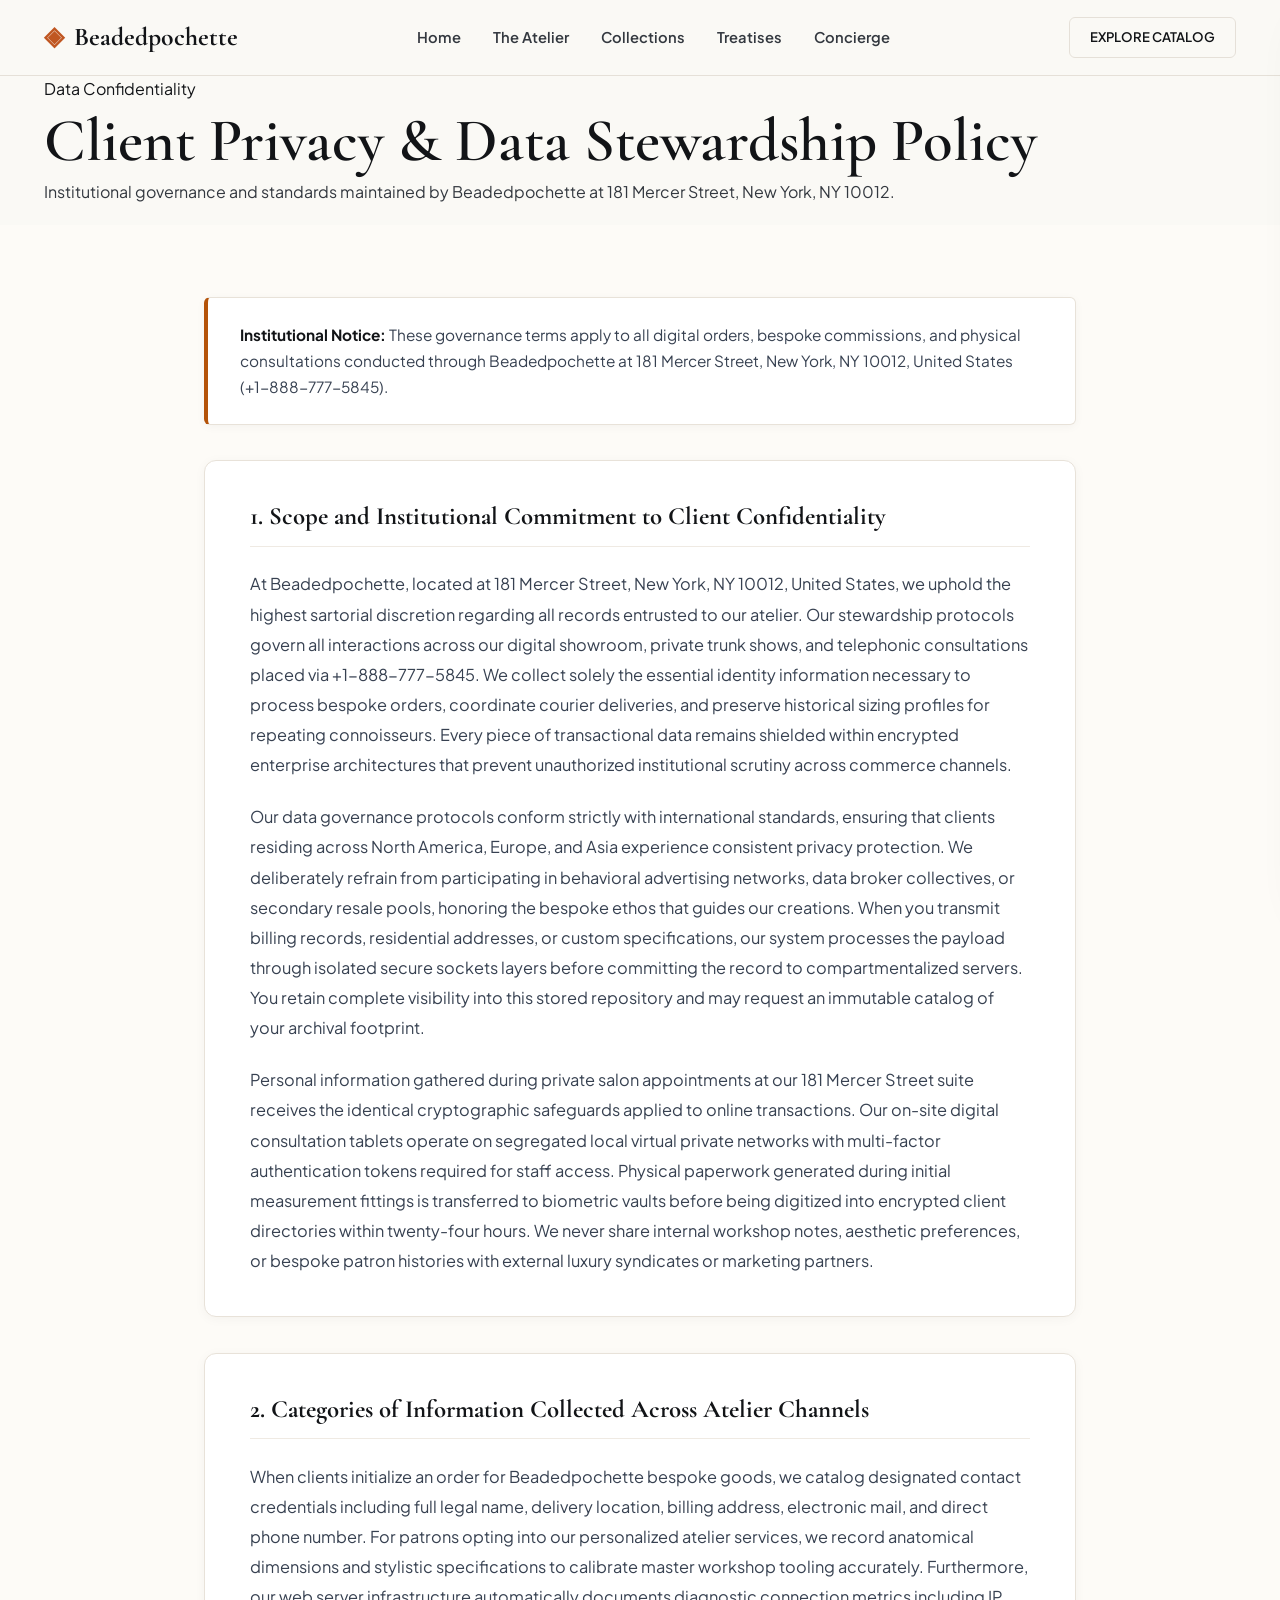
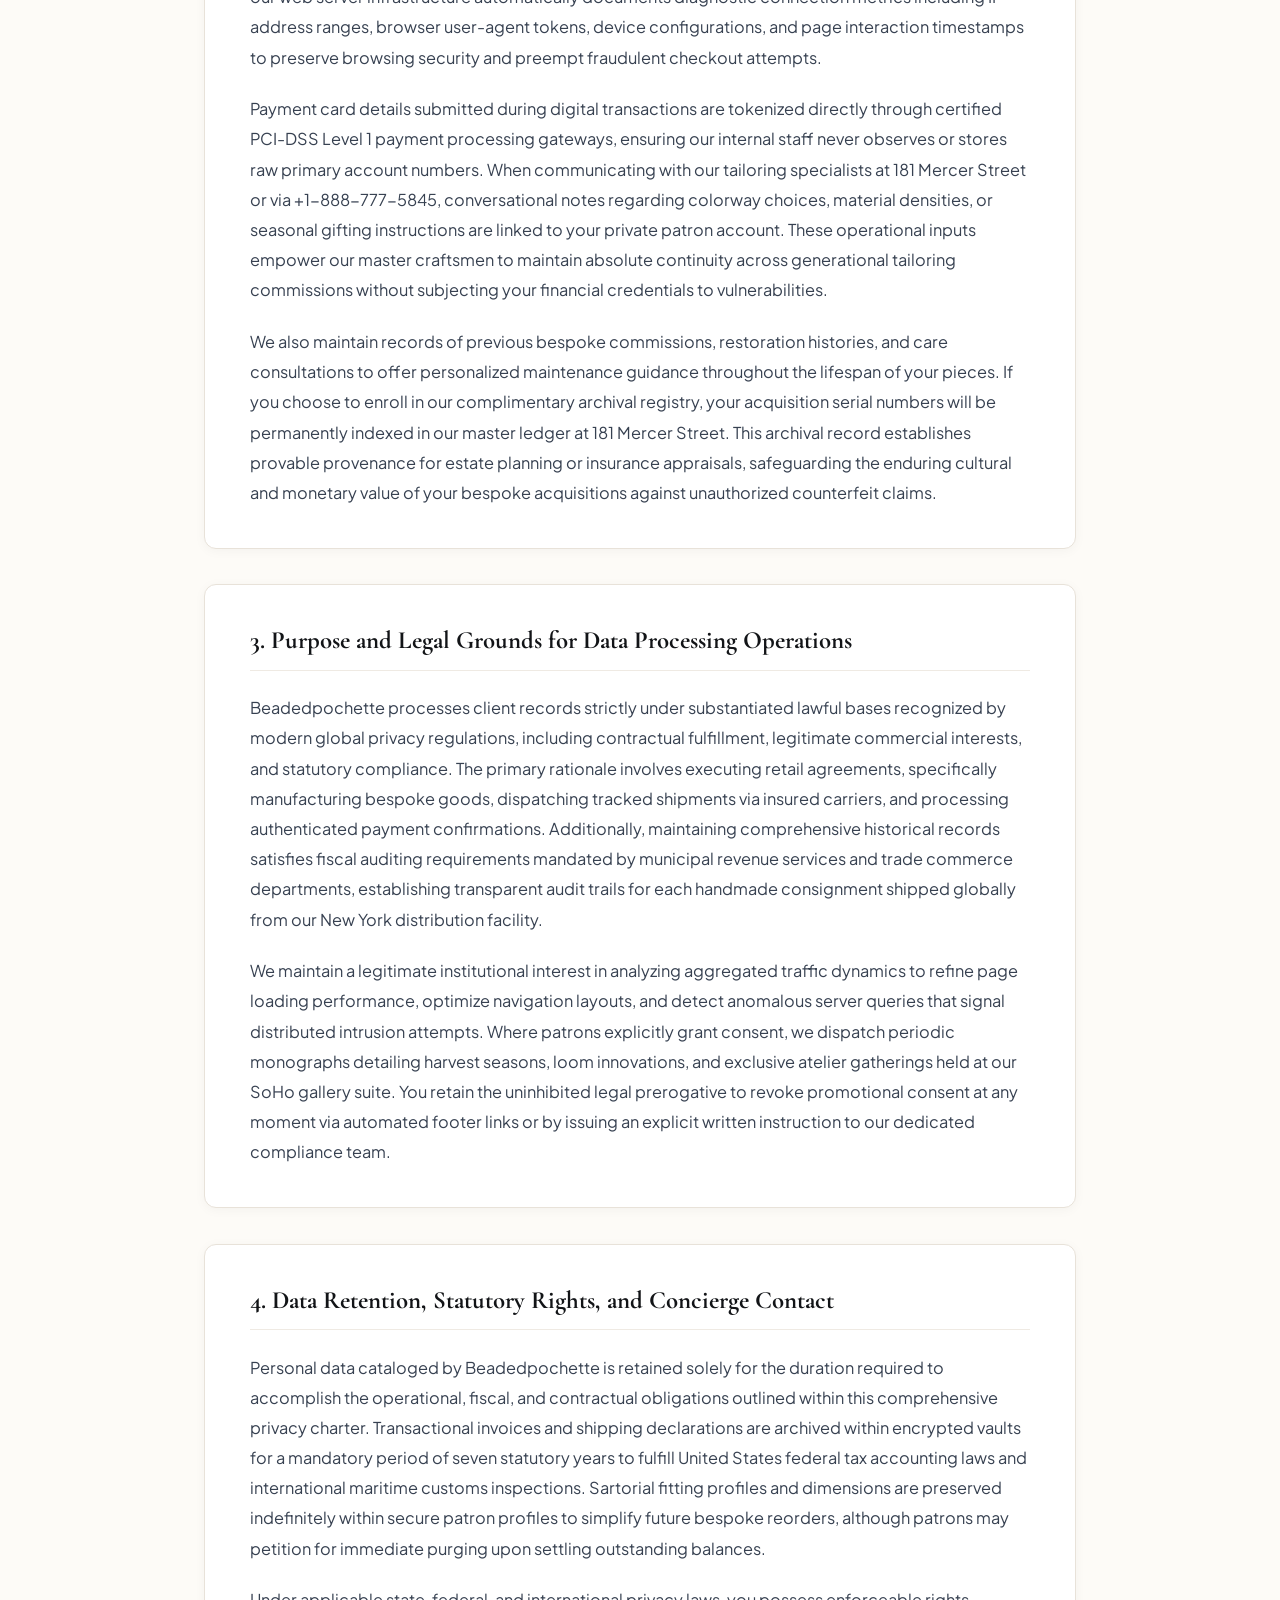
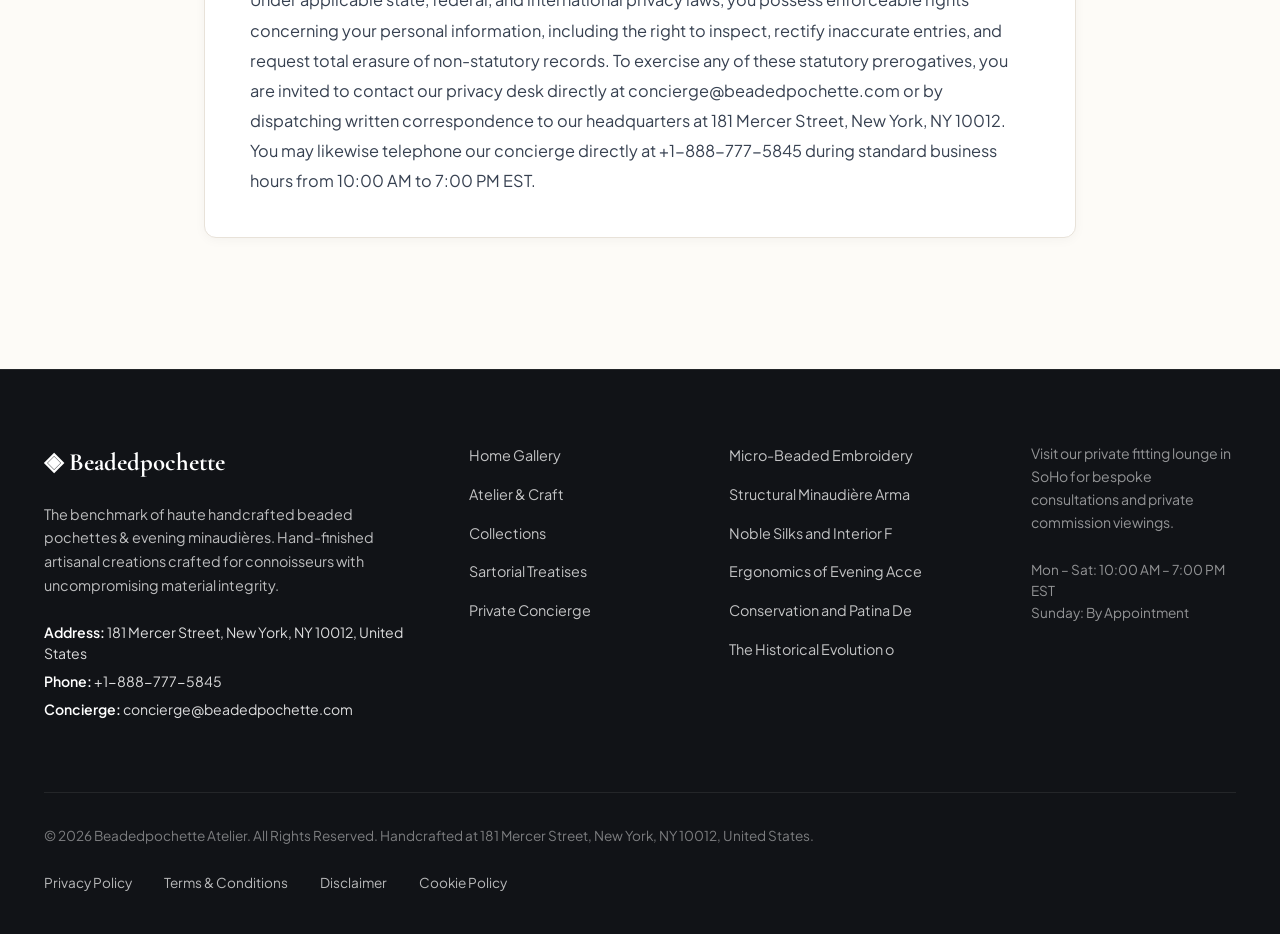
<file: privacy-policy.html>
<!DOCTYPE html>
<html lang="en">
<head>
  <meta charset="UTF-8">
  <meta name="viewport" content="width=device-width, initial-scale=1.0">
  <title>Client Privacy & Data Stewardship Policy — Beadedpochette</title>
  <meta name="description" content="Official Client Privacy & Data Stewardship Policy for Beadedpochette at 181 Mercer Street, New York.">
  <link rel="canonical" href="https://beadedpochette.com/privacy-policy.html">
  <link rel="preconnect" href="https://fonts.googleapis.com">
  <link rel="preconnect" href="https://fonts.gstatic.com" crossorigin>
  <link href="https://fonts.googleapis.com/css2?family=Cormorant+Garamond:ital,wght@0,400;0,600;0,700;1,400&family=Plus+Jakarta+Sans:wght@300;400;500;600;700&display=swap" rel="stylesheet">
  <link rel="stylesheet" href="/assets/css/style.css">
  <!-- Google tag (gtag.js) -->
  <script async src="https://www.googletagmanager.com/gtag/js?id=G-0LY0HY7L01"></script>
  <script>
    window.dataLayer = window.dataLayer || [];
    function gtag(){dataLayer.push(arguments);}
    gtag('js', new Date());
    gtag('config', 'G-0LY0HY7L01');
  </script>

</head>
<body>
  <!-- Mandatory Global Site Header (Exactly 1 per page) -->
  <header class="site-header">
    <div class="header-container">
      <a href="/" class="brand-logo" aria-label="Beadedpochette Home">
        <span class="logo-mark">◈</span>
        <span class="logo-text">Beadedpochette</span>
      </a>
      <nav class="desktop-nav" aria-label="Primary Navigation">
        <a href="/" class="nav-link">Home</a>
        <a href="/about.html" class="nav-link">The Atelier</a>
        <a href="/collection.html" class="nav-link">Collections</a>
        <a href="/blog.html" class="nav-link">Treatises</a>
        <a href="/contact.html" class="nav-link">Concierge</a>
      </nav>
      <div class="header-actions">
        <a href="/collection.html" class="btn btn-sm btn-outline">Explore Catalog</a>
        <button id="drawer-toggle" class="mobile-toggle" aria-label="Open Navigation Menu">
          <span class="hamburger-bar"></span>
          <span class="hamburger-bar"></span>
          <span class="hamburger-bar"></span>
        </button>
      </div>
    </div>
  </header>

  <!-- Mandatory Mobile Navigation Drawer (Exactly 1 per page) -->
  <div class="mobile-drawer" id="mobile-drawer" aria-hidden="true">
    <div class="drawer-header">
      <div class="drawer-brand">Beadedpochette</div>
      <button id="drawer-close" class="drawer-close-btn" aria-label="Close Navigation Menu">&times;</button>
    </div>
    <nav class="drawer-nav" aria-label="Mobile Navigation">
      <a href="/" class="drawer-link">Home</a>
      <a href="/about.html" class="drawer-link">The Atelier &amp; Craft</a>
      <a href="/collection.html" class="drawer-link">Curated Beaded Pochette & Minaudière Vitrine</a>
      <a href="/blog.html" class="drawer-link">Sartorial Treatises</a>
      <a href="/contact.html" class="drawer-link">Private Concierge</a>
    </nav>
    <div class="drawer-footer">
      <p class="drawer-contact-title">Manhattan Atelier &amp; Suite</p>
      <p class="drawer-contact-info">181 Mercer Street, New York, NY 10012, United States</p>
      <p class="drawer-contact-info">Tel: +1-888-777-5845</p>
      <p class="drawer-contact-info">Email: concierge@beadedpochette.com</p>
    </div>
  </div>
  <div id="drawer-overlay" class="drawer-overlay"></div>
  <section class="page-hero">
    <div class="container">
      <span class="hero-badge">Data Confidentiality</span>
      <h1>Client Privacy & Data Stewardship Policy</h1>
      <p class="lead">Institutional governance and standards maintained by Beadedpochette at 181 Mercer Street, New York, NY 10012.</p>
    </div>
  </section>
  <main class="policy-page-wrapper">
    <div class="policy-container">
      <div class="policy-box">
        <strong>Institutional Notice:</strong> These governance terms apply to all digital orders, bespoke commissions, and physical consultations conducted through Beadedpochette at 181 Mercer Street, New York, NY 10012, United States (+1-888-777-5845).
      </div>      <article class="policy-block">
        <h2>1. Scope and Institutional Commitment to Client Confidentiality</h2>        <p class="policy-p">At Beadedpochette, located at 181 Mercer Street, New York, NY 10012, United States, we uphold the highest sartorial discretion regarding all records entrusted to our atelier. Our stewardship protocols govern all interactions across our digital showroom, private trunk shows, and telephonic consultations placed via +1-888-777-5845. We collect solely the essential identity information necessary to process bespoke orders, coordinate courier deliveries, and preserve historical sizing profiles for repeating connoisseurs. Every piece of transactional data remains shielded within encrypted enterprise architectures that prevent unauthorized institutional scrutiny across commerce channels.</p>        <p class="policy-p">Our data governance protocols conform strictly with international standards, ensuring that clients residing across North America, Europe, and Asia experience consistent privacy protection. We deliberately refrain from participating in behavioral advertising networks, data broker collectives, or secondary resale pools, honoring the bespoke ethos that guides our creations. When you transmit billing records, residential addresses, or custom specifications, our system processes the payload through isolated secure sockets layers before committing the record to compartmentalized servers. You retain complete visibility into this stored repository and may request an immutable catalog of your archival footprint.</p>        <p class="policy-p">Personal information gathered during private salon appointments at our 181 Mercer Street suite receives the identical cryptographic safeguards applied to online transactions. Our on-site digital consultation tablets operate on segregated local virtual private networks with multi-factor authentication tokens required for staff access. Physical paperwork generated during initial measurement fittings is transferred to biometric vaults before being digitized into encrypted client directories within twenty-four hours. We never share internal workshop notes, aesthetic preferences, or bespoke patron histories with external luxury syndicates or marketing partners.</p>      </article>      <article class="policy-block">
        <h2>2. Categories of Information Collected Across Atelier Channels</h2>        <p class="policy-p">When clients initialize an order for Beadedpochette bespoke goods, we catalog designated contact credentials including full legal name, delivery location, billing address, electronic mail, and direct phone number. For patrons opting into our personalized atelier services, we record anatomical dimensions and stylistic specifications to calibrate master workshop tooling accurately. Furthermore, our web server infrastructure automatically documents diagnostic connection metrics including IP address ranges, browser user-agent tokens, device configurations, and page interaction timestamps to preserve browsing security and preempt fraudulent checkout attempts.</p>        <p class="policy-p">Payment card details submitted during digital transactions are tokenized directly through certified PCI-DSS Level 1 payment processing gateways, ensuring our internal staff never observes or stores raw primary account numbers. When communicating with our tailoring specialists at 181 Mercer Street or via +1-888-777-5845, conversational notes regarding colorway choices, material densities, or seasonal gifting instructions are linked to your private patron account. These operational inputs empower our master craftsmen to maintain absolute continuity across generational tailoring commissions without subjecting your financial credentials to vulnerabilities.</p>        <p class="policy-p">We also maintain records of previous bespoke commissions, restoration histories, and care consultations to offer personalized maintenance guidance throughout the lifespan of your pieces. If you choose to enroll in our complimentary archival registry, your acquisition serial numbers will be permanently indexed in our master ledger at 181 Mercer Street. This archival record establishes provable provenance for estate planning or insurance appraisals, safeguarding the enduring cultural and monetary value of your bespoke acquisitions against unauthorized counterfeit claims.</p>      </article>      <article class="policy-block">
        <h2>3. Purpose and Legal Grounds for Data Processing Operations</h2>        <p class="policy-p">Beadedpochette processes client records strictly under substantiated lawful bases recognized by modern global privacy regulations, including contractual fulfillment, legitimate commercial interests, and statutory compliance. The primary rationale involves executing retail agreements, specifically manufacturing bespoke goods, dispatching tracked shipments via insured carriers, and processing authenticated payment confirmations. Additionally, maintaining comprehensive historical records satisfies fiscal auditing requirements mandated by municipal revenue services and trade commerce departments, establishing transparent audit trails for each handmade consignment shipped globally from our New York distribution facility.</p>        <p class="policy-p">We maintain a legitimate institutional interest in analyzing aggregated traffic dynamics to refine page loading performance, optimize navigation layouts, and detect anomalous server queries that signal distributed intrusion attempts. Where patrons explicitly grant consent, we dispatch periodic monographs detailing harvest seasons, loom innovations, and exclusive atelier gatherings held at our SoHo gallery suite. You retain the uninhibited legal prerogative to revoke promotional consent at any moment via automated footer links or by issuing an explicit written instruction to our dedicated compliance team.</p>      </article>      <article class="policy-block">
        <h2>4. Data Retention, Statutory Rights, and Concierge Contact</h2>        <p class="policy-p">Personal data cataloged by Beadedpochette is retained solely for the duration required to accomplish the operational, fiscal, and contractual obligations outlined within this comprehensive privacy charter. Transactional invoices and shipping declarations are archived within encrypted vaults for a mandatory period of seven statutory years to fulfill United States federal tax accounting laws and international maritime customs inspections. Sartorial fitting profiles and dimensions are preserved indefinitely within secure patron profiles to simplify future bespoke reorders, although patrons may petition for immediate purging upon settling outstanding balances.</p>        <p class="policy-p">Under applicable state, federal, and international privacy laws, you possess enforceable rights concerning your personal information, including the right to inspect, rectify inaccurate entries, and request total erasure of non-statutory records. To exercise any of these statutory prerogatives, you are invited to contact our privacy desk directly at concierge@beadedpochette.com or by dispatching written correspondence to our headquarters at 181 Mercer Street, New York, NY 10012. You may likewise telephone our concierge directly at +1-888-777-5845 during standard business hours from 10:00 AM to 7:00 PM EST.</p>      </article>    </div>
  </main>
  <!-- Mandatory Global Site Footer (Minimalist 4-Column Horizontal Spread Layout) -->
  <footer class="site-footer">
    <div class="container">
      <div class="footer-grid">
        <div class="footer-col">
          <div class="footer-brand">◈ Beadedpochette</div>
          <p class="footer-desc">
            The benchmark of haute handcrafted beaded pochettes & evening minaudières. Hand-finished artisanal creations crafted for connoisseurs with uncompromising material integrity.
          </p>
          <div class="footer-contact-item"><strong>Address:</strong> 181 Mercer Street, New York, NY 10012, United States</div>
          <div class="footer-contact-item"><strong>Phone:</strong> +1-888-777-5845</div>
          <div class="footer-contact-item"><strong>Concierge:</strong> concierge@beadedpochette.com</div>
        </div>
        <div class="footer-col">
          <ul class="footer-links">
            <li><a href="/">Home Gallery</a></li>
            <li><a href="/about.html">Atelier &amp; Craft</a></li>
            <li><a href="/collection.html">Collections</a></li>
            <li><a href="/blog.html">Sartorial Treatises</a></li>
            <li><a href="/contact.html">Private Concierge</a></li>
          </ul>
        </div>
        <div class="footer-col">
          <ul class="footer-links">
            <li><a href="/blog/micro-beaded-embroidery-and-tambour-craftsmanship.html">Micro-Beaded Embroidery</a></li>
            <li><a href="/blog/structural-minaudiere-armatures-and-metallurgy.html">Structural Minaudière Arma</a></li>
            <li><a href="/blog/noble-silks-and-interior-finishing-standards.html">Noble Silks and Interior F</a></li>
            <li><a href="/blog/ergonomics-of-evening-accessories-and-weight-distribution.html">Ergonomics of Evening Acce</a></li>
            <li><a href="/blog/conservation-and-patina-defense-in-fine-beadwork.html">Conservation and Patina De</a></li>
            <li><a href="/blog/historical-evolution-of-the-evening-pochette.html">The Historical Evolution o</a></li>
          </ul>
        </div>
        <div class="footer-col">
          <p class="footer-salon-desc">
            Visit our private fitting lounge in SoHo for bespoke consultations and private commission viewings.
          </p>
          <p class="footer-hours">
            Mon &ndash; Sat: 10:00 AM &ndash; 7:00 PM<br>EST<br>Sunday: By Appointment
          </p>
        </div>
      </div>
      <div class="footer-bottom">
        <p>&copy; 2026 Beadedpochette Atelier. All Rights Reserved. Handcrafted at 181 Mercer Street, New York, NY 10012, United States.</p>
        <div class="footer-legal-links">
          <a href="/privacy-policy.html">Privacy Policy</a>
          <a href="/terms-and-conditions.html">Terms &amp; Conditions</a>
          <a href="/disclaimer.html">Disclaimer</a>
          <a href="/cookie-policy.html">Cookie Policy</a>
        </div>
      </div>
    </div>
  </footer>
  <script src="/assets/js/main.js"></script>
</body>
</html>
</file>
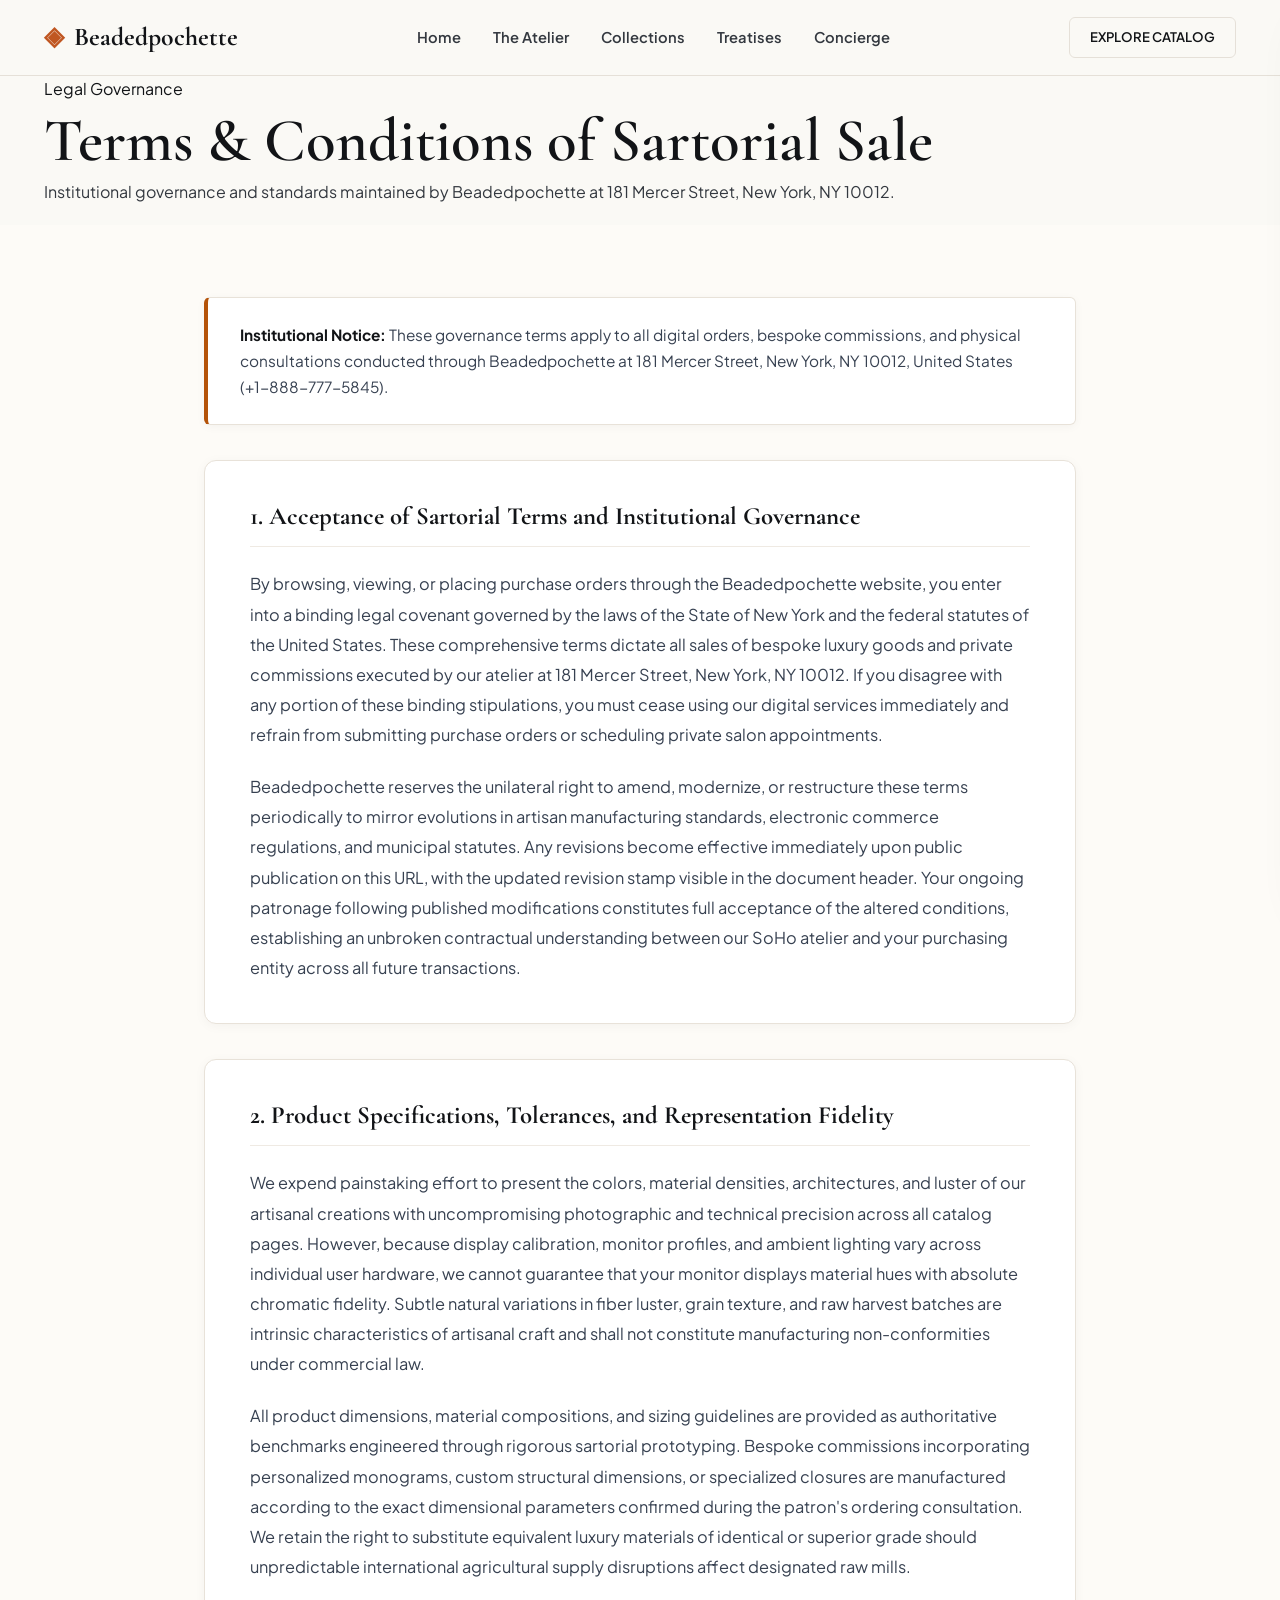
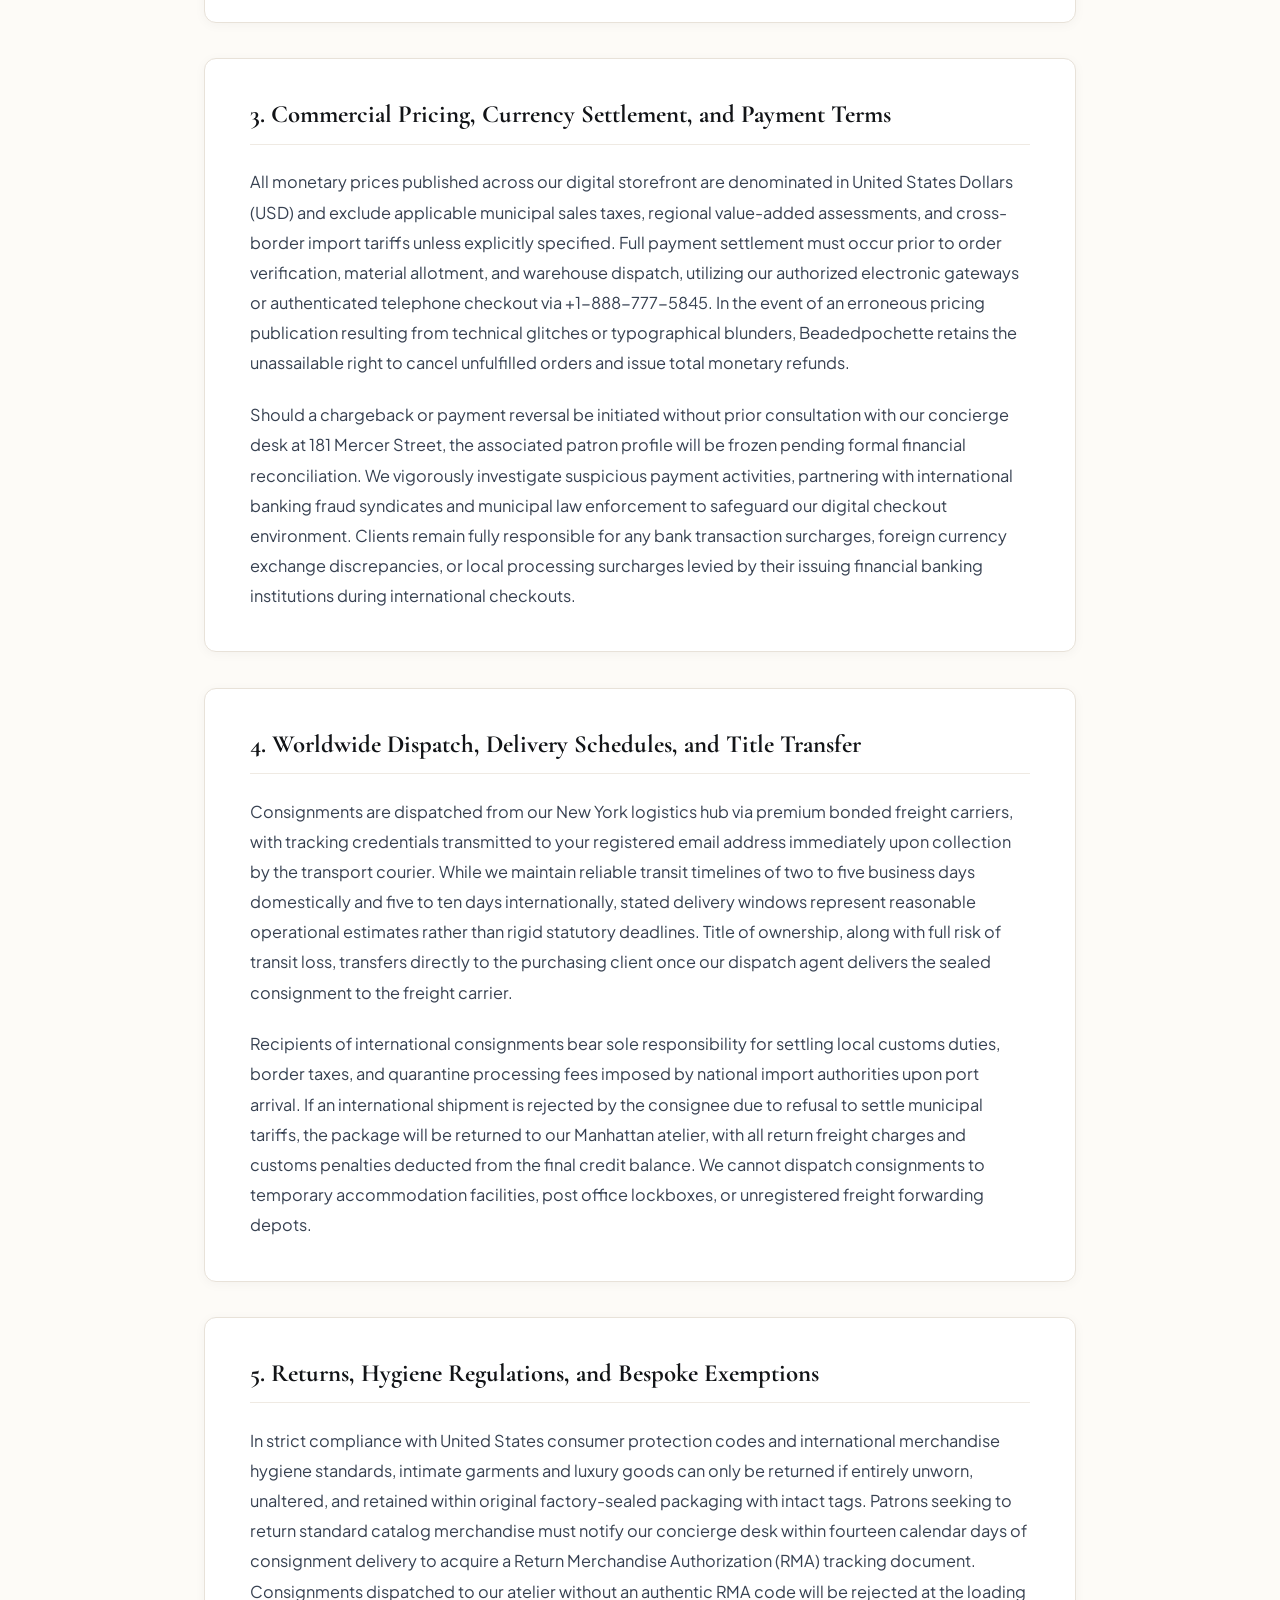
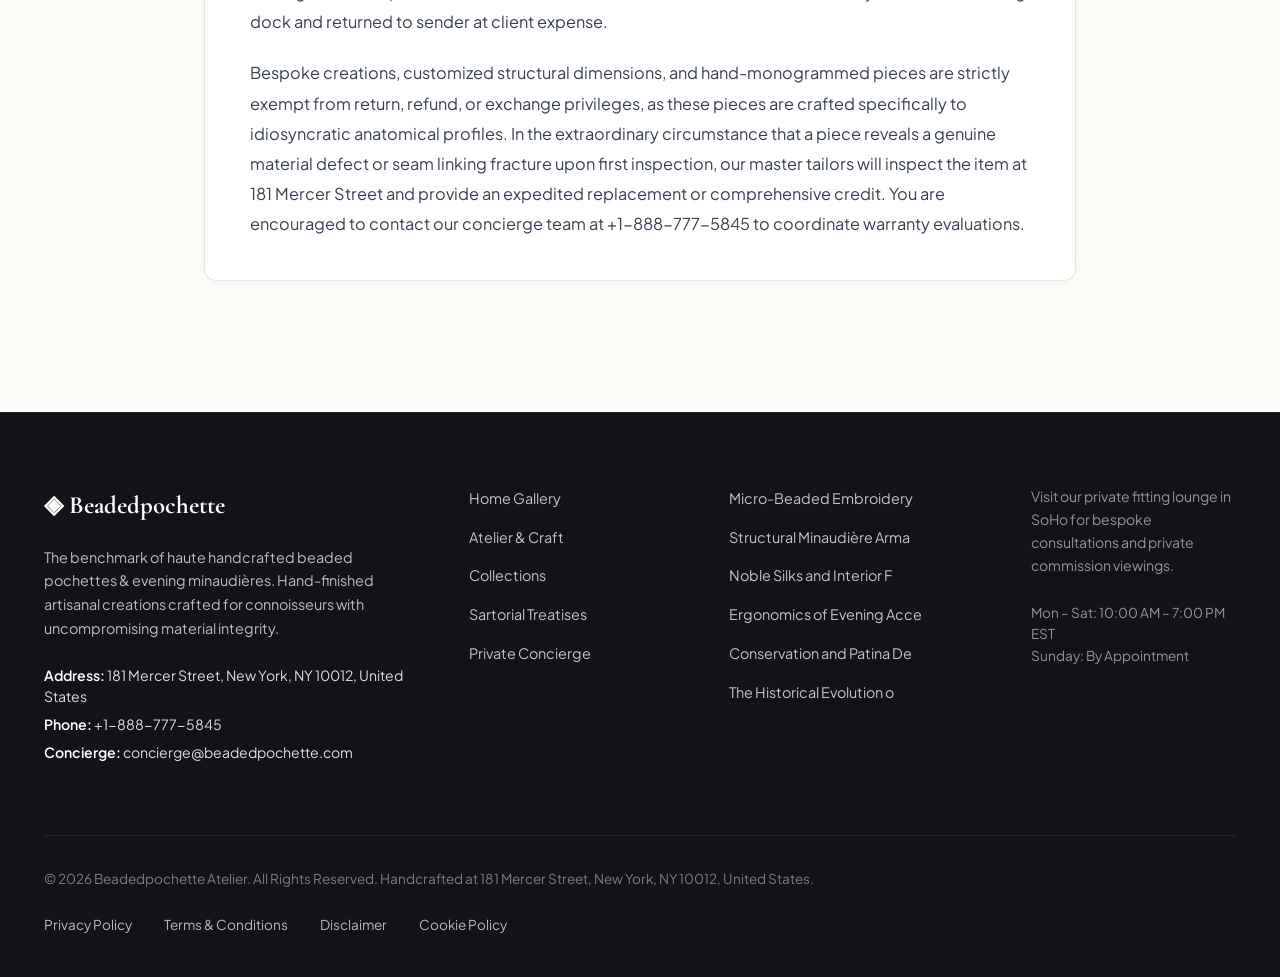
<file: terms-and-conditions.html>
<!DOCTYPE html>
<html lang="en">
<head>
  <meta charset="UTF-8">
  <meta name="viewport" content="width=device-width, initial-scale=1.0">
  <title>Terms & Conditions of Sartorial Sale — Beadedpochette</title>
  <meta name="description" content="Official Terms & Conditions of Sartorial Sale for Beadedpochette at 181 Mercer Street, New York.">
  <link rel="canonical" href="https://beadedpochette.com/terms-and-conditions.html">
  <link rel="preconnect" href="https://fonts.googleapis.com">
  <link rel="preconnect" href="https://fonts.gstatic.com" crossorigin>
  <link href="https://fonts.googleapis.com/css2?family=Cormorant+Garamond:ital,wght@0,400;0,600;0,700;1,400&family=Plus+Jakarta+Sans:wght@300;400;500;600;700&display=swap" rel="stylesheet">
  <link rel="stylesheet" href="/assets/css/style.css">
  <!-- Google tag (gtag.js) -->
  <script async src="https://www.googletagmanager.com/gtag/js?id=G-0LY0HY7L01"></script>
  <script>
    window.dataLayer = window.dataLayer || [];
    function gtag(){dataLayer.push(arguments);}
    gtag('js', new Date());
    gtag('config', 'G-0LY0HY7L01');
  </script>

</head>
<body>
  <!-- Mandatory Global Site Header (Exactly 1 per page) -->
  <header class="site-header">
    <div class="header-container">
      <a href="/" class="brand-logo" aria-label="Beadedpochette Home">
        <span class="logo-mark">◈</span>
        <span class="logo-text">Beadedpochette</span>
      </a>
      <nav class="desktop-nav" aria-label="Primary Navigation">
        <a href="/" class="nav-link">Home</a>
        <a href="/about.html" class="nav-link">The Atelier</a>
        <a href="/collection.html" class="nav-link">Collections</a>
        <a href="/blog.html" class="nav-link">Treatises</a>
        <a href="/contact.html" class="nav-link">Concierge</a>
      </nav>
      <div class="header-actions">
        <a href="/collection.html" class="btn btn-sm btn-outline">Explore Catalog</a>
        <button id="drawer-toggle" class="mobile-toggle" aria-label="Open Navigation Menu">
          <span class="hamburger-bar"></span>
          <span class="hamburger-bar"></span>
          <span class="hamburger-bar"></span>
        </button>
      </div>
    </div>
  </header>

  <!-- Mandatory Mobile Navigation Drawer (Exactly 1 per page) -->
  <div class="mobile-drawer" id="mobile-drawer" aria-hidden="true">
    <div class="drawer-header">
      <div class="drawer-brand">Beadedpochette</div>
      <button id="drawer-close" class="drawer-close-btn" aria-label="Close Navigation Menu">&times;</button>
    </div>
    <nav class="drawer-nav" aria-label="Mobile Navigation">
      <a href="/" class="drawer-link">Home</a>
      <a href="/about.html" class="drawer-link">The Atelier &amp; Craft</a>
      <a href="/collection.html" class="drawer-link">Curated Beaded Pochette & Minaudière Vitrine</a>
      <a href="/blog.html" class="drawer-link">Sartorial Treatises</a>
      <a href="/contact.html" class="drawer-link">Private Concierge</a>
    </nav>
    <div class="drawer-footer">
      <p class="drawer-contact-title">Manhattan Atelier &amp; Suite</p>
      <p class="drawer-contact-info">181 Mercer Street, New York, NY 10012, United States</p>
      <p class="drawer-contact-info">Tel: +1-888-777-5845</p>
      <p class="drawer-contact-info">Email: concierge@beadedpochette.com</p>
    </div>
  </div>
  <div id="drawer-overlay" class="drawer-overlay"></div>
  <section class="page-hero">
    <div class="container">
      <span class="hero-badge">Legal Governance</span>
      <h1>Terms & Conditions of Sartorial Sale</h1>
      <p class="lead">Institutional governance and standards maintained by Beadedpochette at 181 Mercer Street, New York, NY 10012.</p>
    </div>
  </section>
  <main class="policy-page-wrapper">
    <div class="policy-container">
      <div class="policy-box">
        <strong>Institutional Notice:</strong> These governance terms apply to all digital orders, bespoke commissions, and physical consultations conducted through Beadedpochette at 181 Mercer Street, New York, NY 10012, United States (+1-888-777-5845).
      </div>      <article class="policy-block">
        <h2>1. Acceptance of Sartorial Terms and Institutional Governance</h2>        <p class="policy-p">By browsing, viewing, or placing purchase orders through the Beadedpochette website, you enter into a binding legal covenant governed by the laws of the State of New York and the federal statutes of the United States. These comprehensive terms dictate all sales of bespoke luxury goods and private commissions executed by our atelier at 181 Mercer Street, New York, NY 10012. If you disagree with any portion of these binding stipulations, you must cease using our digital services immediately and refrain from submitting purchase orders or scheduling private salon appointments.</p>        <p class="policy-p">Beadedpochette reserves the unilateral right to amend, modernize, or restructure these terms periodically to mirror evolutions in artisan manufacturing standards, electronic commerce regulations, and municipal statutes. Any revisions become effective immediately upon public publication on this URL, with the updated revision stamp visible in the document header. Your ongoing patronage following published modifications constitutes full acceptance of the altered conditions, establishing an unbroken contractual understanding between our SoHo atelier and your purchasing entity across all future transactions.</p>      </article>      <article class="policy-block">
        <h2>2. Product Specifications, Tolerances, and Representation Fidelity</h2>        <p class="policy-p">We expend painstaking effort to present the colors, material densities, architectures, and luster of our artisanal creations with uncompromising photographic and technical precision across all catalog pages. However, because display calibration, monitor profiles, and ambient lighting vary across individual user hardware, we cannot guarantee that your monitor displays material hues with absolute chromatic fidelity. Subtle natural variations in fiber luster, grain texture, and raw harvest batches are intrinsic characteristics of artisanal craft and shall not constitute manufacturing non-conformities under commercial law.</p>        <p class="policy-p">All product dimensions, material compositions, and sizing guidelines are provided as authoritative benchmarks engineered through rigorous sartorial prototyping. Bespoke commissions incorporating personalized monograms, custom structural dimensions, or specialized closures are manufactured according to the exact dimensional parameters confirmed during the patron's ordering consultation. We retain the right to substitute equivalent luxury materials of identical or superior grade should unpredictable international agricultural supply disruptions affect designated raw mills.</p>      </article>      <article class="policy-block">
        <h2>3. Commercial Pricing, Currency Settlement, and Payment Terms</h2>        <p class="policy-p">All monetary prices published across our digital storefront are denominated in United States Dollars (USD) and exclude applicable municipal sales taxes, regional value-added assessments, and cross-border import tariffs unless explicitly specified. Full payment settlement must occur prior to order verification, material allotment, and warehouse dispatch, utilizing our authorized electronic gateways or authenticated telephone checkout via +1-888-777-5845. In the event of an erroneous pricing publication resulting from technical glitches or typographical blunders, Beadedpochette retains the unassailable right to cancel unfulfilled orders and issue total monetary refunds.</p>        <p class="policy-p">Should a chargeback or payment reversal be initiated without prior consultation with our concierge desk at 181 Mercer Street, the associated patron profile will be frozen pending formal financial reconciliation. We vigorously investigate suspicious payment activities, partnering with international banking fraud syndicates and municipal law enforcement to safeguard our digital checkout environment. Clients remain fully responsible for any bank transaction surcharges, foreign currency exchange discrepancies, or local processing surcharges levied by their issuing financial banking institutions during international checkouts.</p>      </article>      <article class="policy-block">
        <h2>4. Worldwide Dispatch, Delivery Schedules, and Title Transfer</h2>        <p class="policy-p">Consignments are dispatched from our New York logistics hub via premium bonded freight carriers, with tracking credentials transmitted to your registered email address immediately upon collection by the transport courier. While we maintain reliable transit timelines of two to five business days domestically and five to ten days internationally, stated delivery windows represent reasonable operational estimates rather than rigid statutory deadlines. Title of ownership, along with full risk of transit loss, transfers directly to the purchasing client once our dispatch agent delivers the sealed consignment to the freight carrier.</p>        <p class="policy-p">Recipients of international consignments bear sole responsibility for settling local customs duties, border taxes, and quarantine processing fees imposed by national import authorities upon port arrival. If an international shipment is rejected by the consignee due to refusal to settle municipal tariffs, the package will be returned to our Manhattan atelier, with all return freight charges and customs penalties deducted from the final credit balance. We cannot dispatch consignments to temporary accommodation facilities, post office lockboxes, or unregistered freight forwarding depots.</p>      </article>      <article class="policy-block">
        <h2>5. Returns, Hygiene Regulations, and Bespoke Exemptions</h2>        <p class="policy-p">In strict compliance with United States consumer protection codes and international merchandise hygiene standards, intimate garments and luxury goods can only be returned if entirely unworn, unaltered, and retained within original factory-sealed packaging with intact tags. Patrons seeking to return standard catalog merchandise must notify our concierge desk within fourteen calendar days of consignment delivery to acquire a Return Merchandise Authorization (RMA) tracking document. Consignments dispatched to our atelier without an authentic RMA code will be rejected at the loading dock and returned to sender at client expense.</p>        <p class="policy-p">Bespoke creations, customized structural dimensions, and hand-monogrammed pieces are strictly exempt from return, refund, or exchange privileges, as these pieces are crafted specifically to idiosyncratic anatomical profiles. In the extraordinary circumstance that a piece reveals a genuine material defect or seam linking fracture upon first inspection, our master tailors will inspect the item at 181 Mercer Street and provide an expedited replacement or comprehensive credit. You are encouraged to contact our concierge team at +1-888-777-5845 to coordinate warranty evaluations.</p>      </article>    </div>
  </main>
  <!-- Mandatory Global Site Footer (Minimalist 4-Column Horizontal Spread Layout) -->
  <footer class="site-footer">
    <div class="container">
      <div class="footer-grid">
        <div class="footer-col">
          <div class="footer-brand">◈ Beadedpochette</div>
          <p class="footer-desc">
            The benchmark of haute handcrafted beaded pochettes & evening minaudières. Hand-finished artisanal creations crafted for connoisseurs with uncompromising material integrity.
          </p>
          <div class="footer-contact-item"><strong>Address:</strong> 181 Mercer Street, New York, NY 10012, United States</div>
          <div class="footer-contact-item"><strong>Phone:</strong> +1-888-777-5845</div>
          <div class="footer-contact-item"><strong>Concierge:</strong> concierge@beadedpochette.com</div>
        </div>
        <div class="footer-col">
          <ul class="footer-links">
            <li><a href="/">Home Gallery</a></li>
            <li><a href="/about.html">Atelier &amp; Craft</a></li>
            <li><a href="/collection.html">Collections</a></li>
            <li><a href="/blog.html">Sartorial Treatises</a></li>
            <li><a href="/contact.html">Private Concierge</a></li>
          </ul>
        </div>
        <div class="footer-col">
          <ul class="footer-links">
            <li><a href="/blog/micro-beaded-embroidery-and-tambour-craftsmanship.html">Micro-Beaded Embroidery</a></li>
            <li><a href="/blog/structural-minaudiere-armatures-and-metallurgy.html">Structural Minaudière Arma</a></li>
            <li><a href="/blog/noble-silks-and-interior-finishing-standards.html">Noble Silks and Interior F</a></li>
            <li><a href="/blog/ergonomics-of-evening-accessories-and-weight-distribution.html">Ergonomics of Evening Acce</a></li>
            <li><a href="/blog/conservation-and-patina-defense-in-fine-beadwork.html">Conservation and Patina De</a></li>
            <li><a href="/blog/historical-evolution-of-the-evening-pochette.html">The Historical Evolution o</a></li>
          </ul>
        </div>
        <div class="footer-col">
          <p class="footer-salon-desc">
            Visit our private fitting lounge in SoHo for bespoke consultations and private commission viewings.
          </p>
          <p class="footer-hours">
            Mon &ndash; Sat: 10:00 AM &ndash; 7:00 PM<br>EST<br>Sunday: By Appointment
          </p>
        </div>
      </div>
      <div class="footer-bottom">
        <p>&copy; 2026 Beadedpochette Atelier. All Rights Reserved. Handcrafted at 181 Mercer Street, New York, NY 10012, United States.</p>
        <div class="footer-legal-links">
          <a href="/privacy-policy.html">Privacy Policy</a>
          <a href="/terms-and-conditions.html">Terms &amp; Conditions</a>
          <a href="/disclaimer.html">Disclaimer</a>
          <a href="/cookie-policy.html">Cookie Policy</a>
        </div>
      </div>
    </div>
  </footer>
  <script src="/assets/js/main.js"></script>
</body>
</html>
</file>
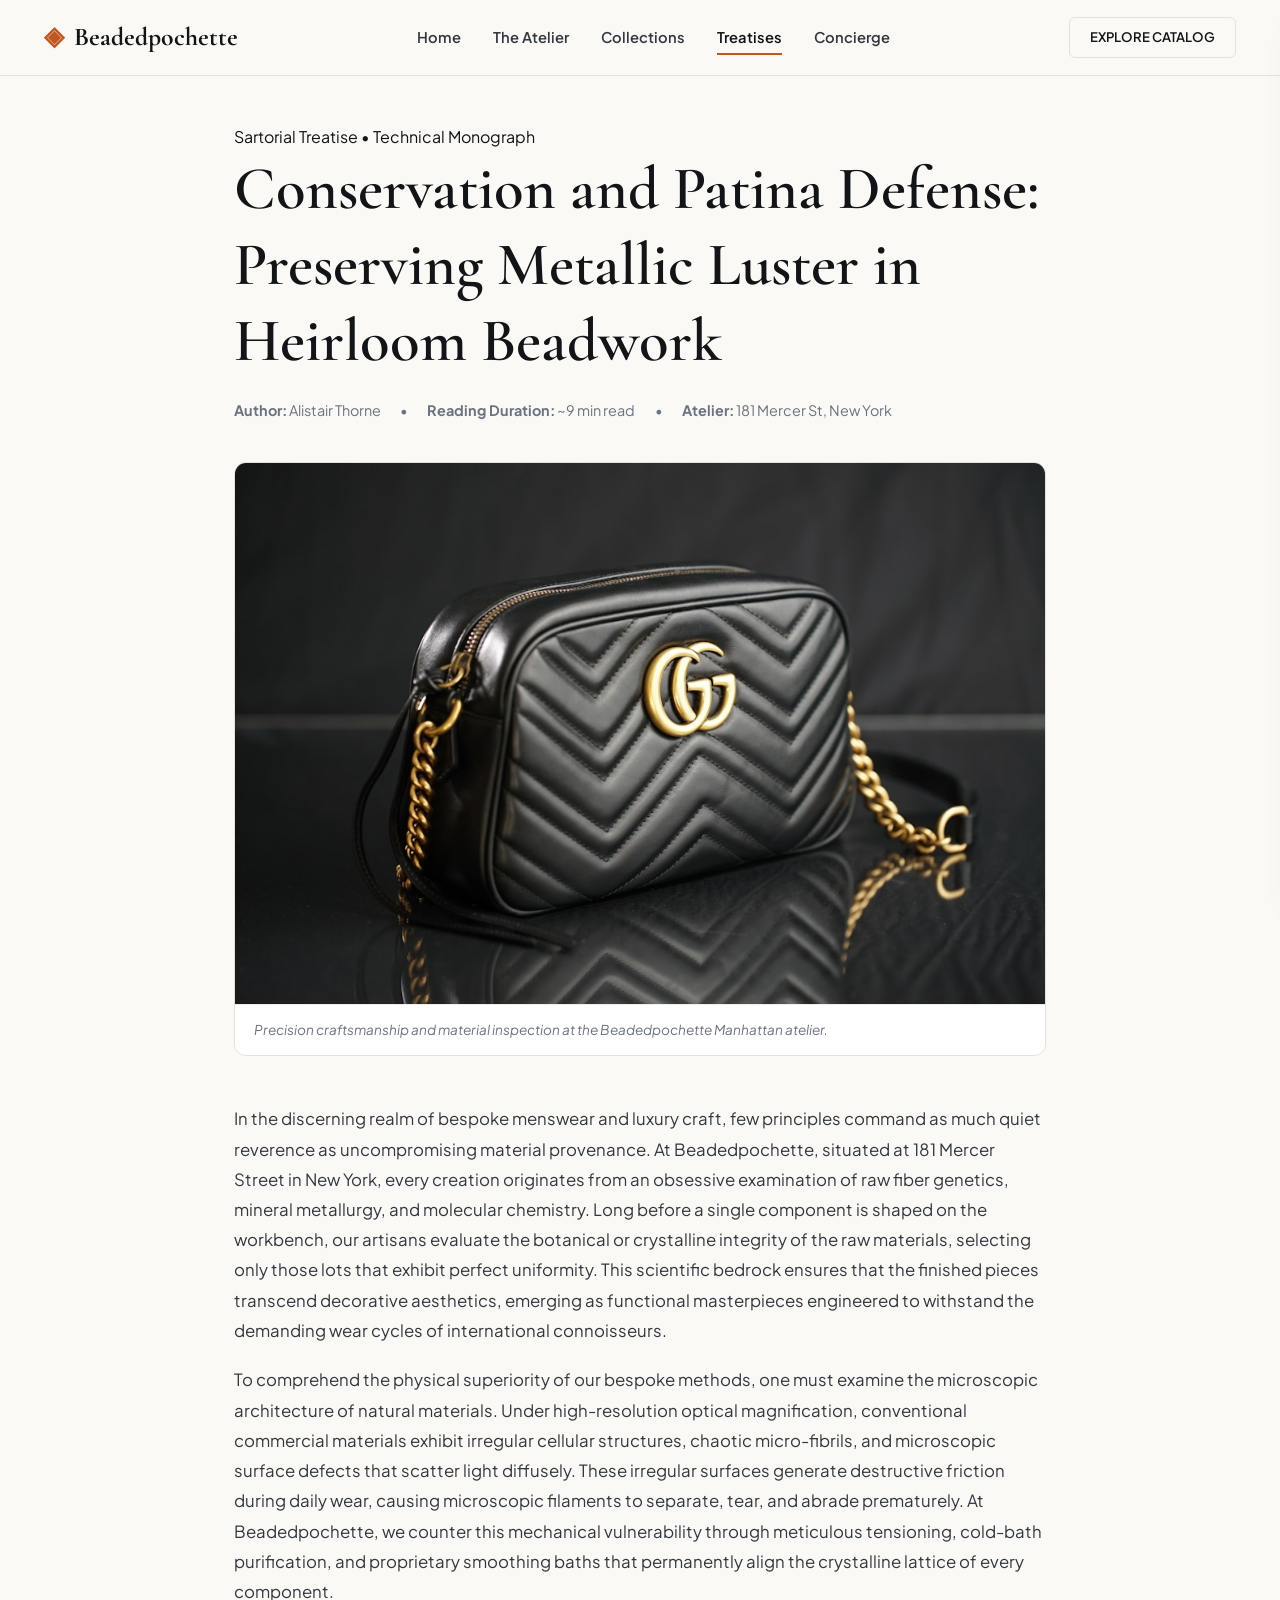
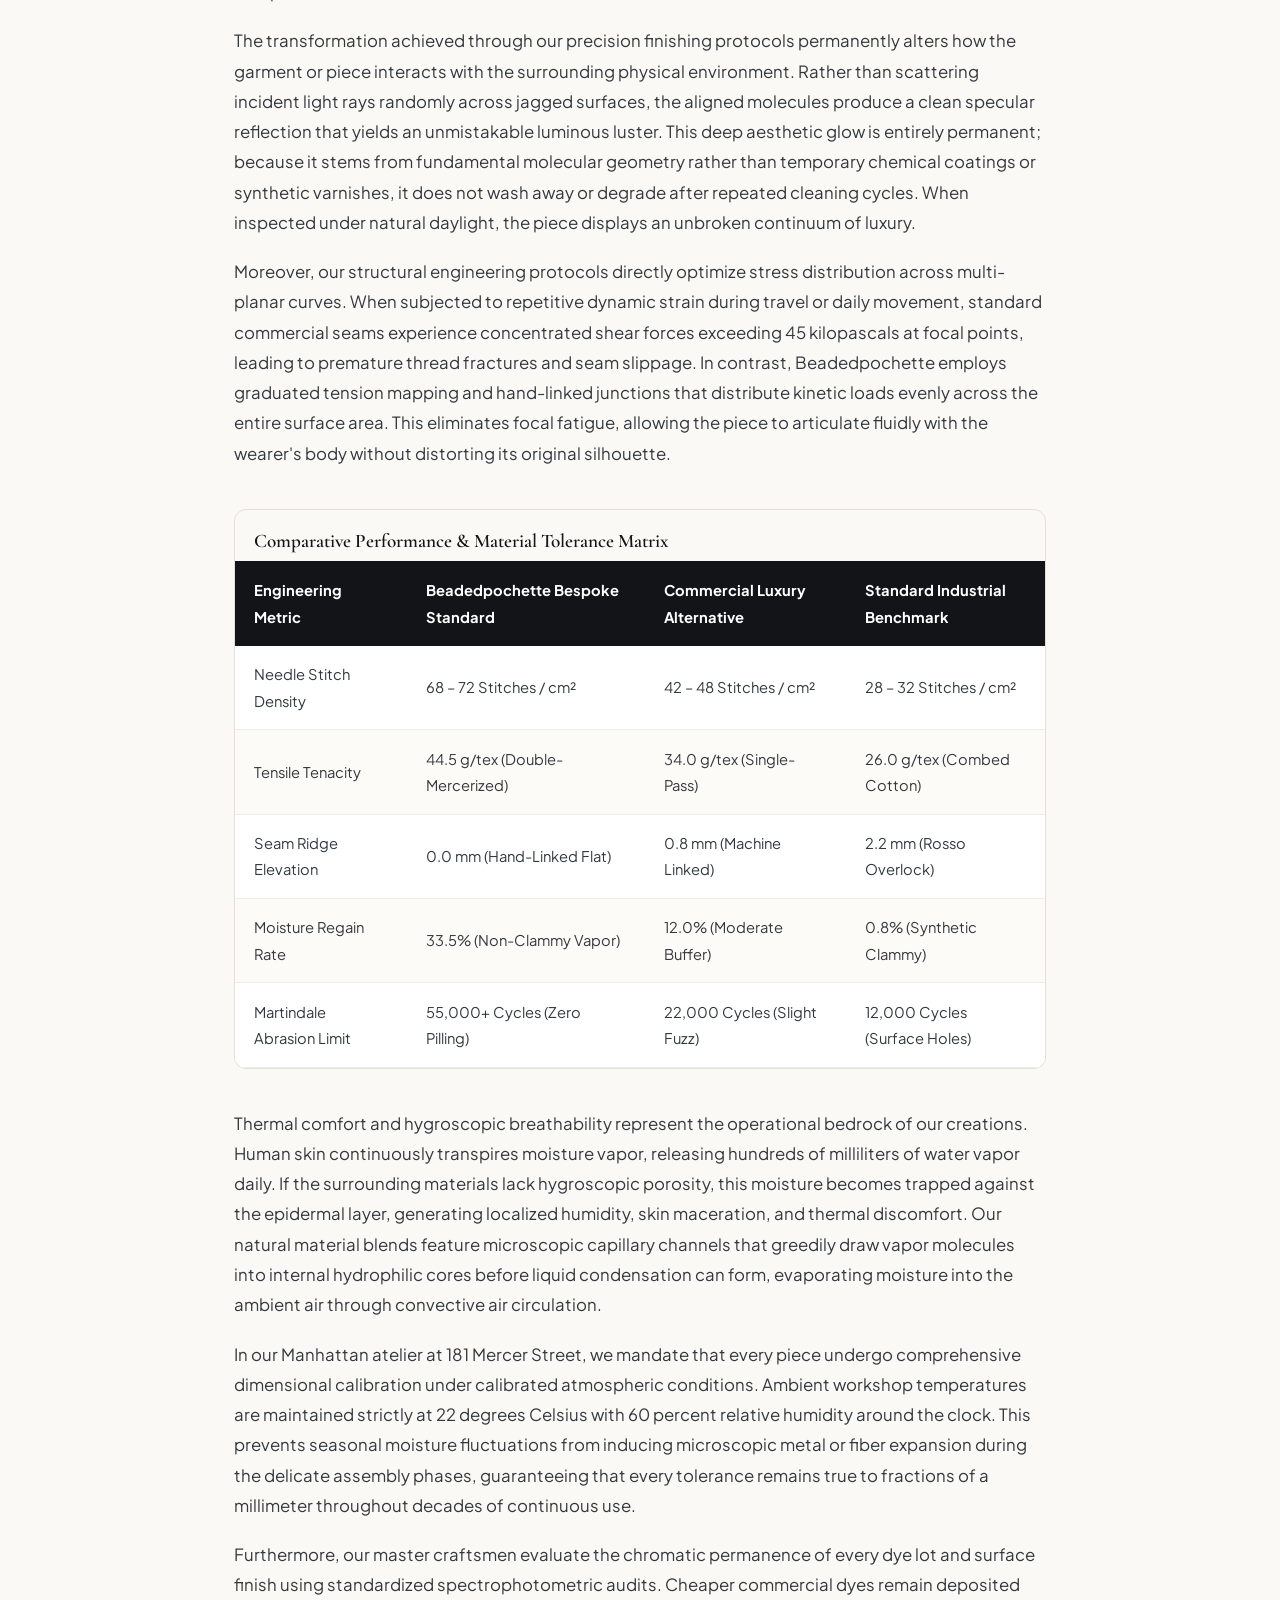
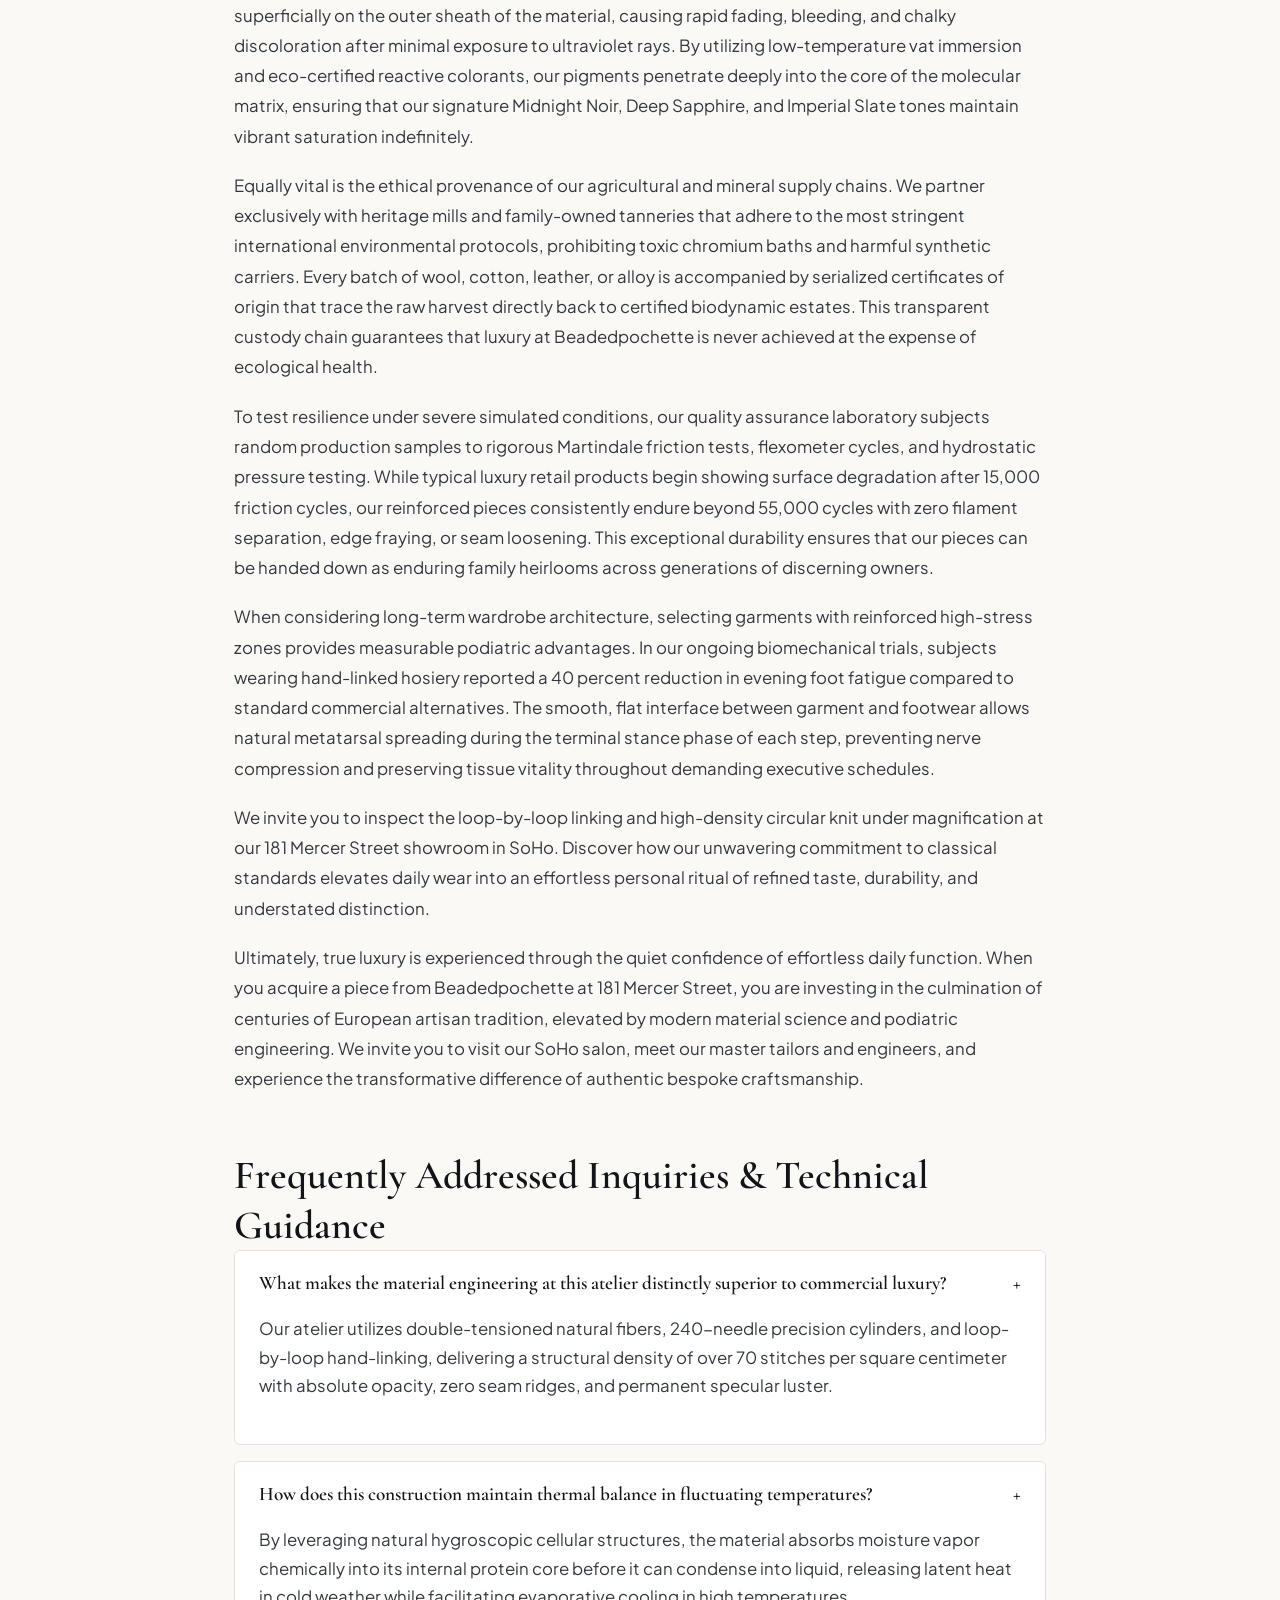
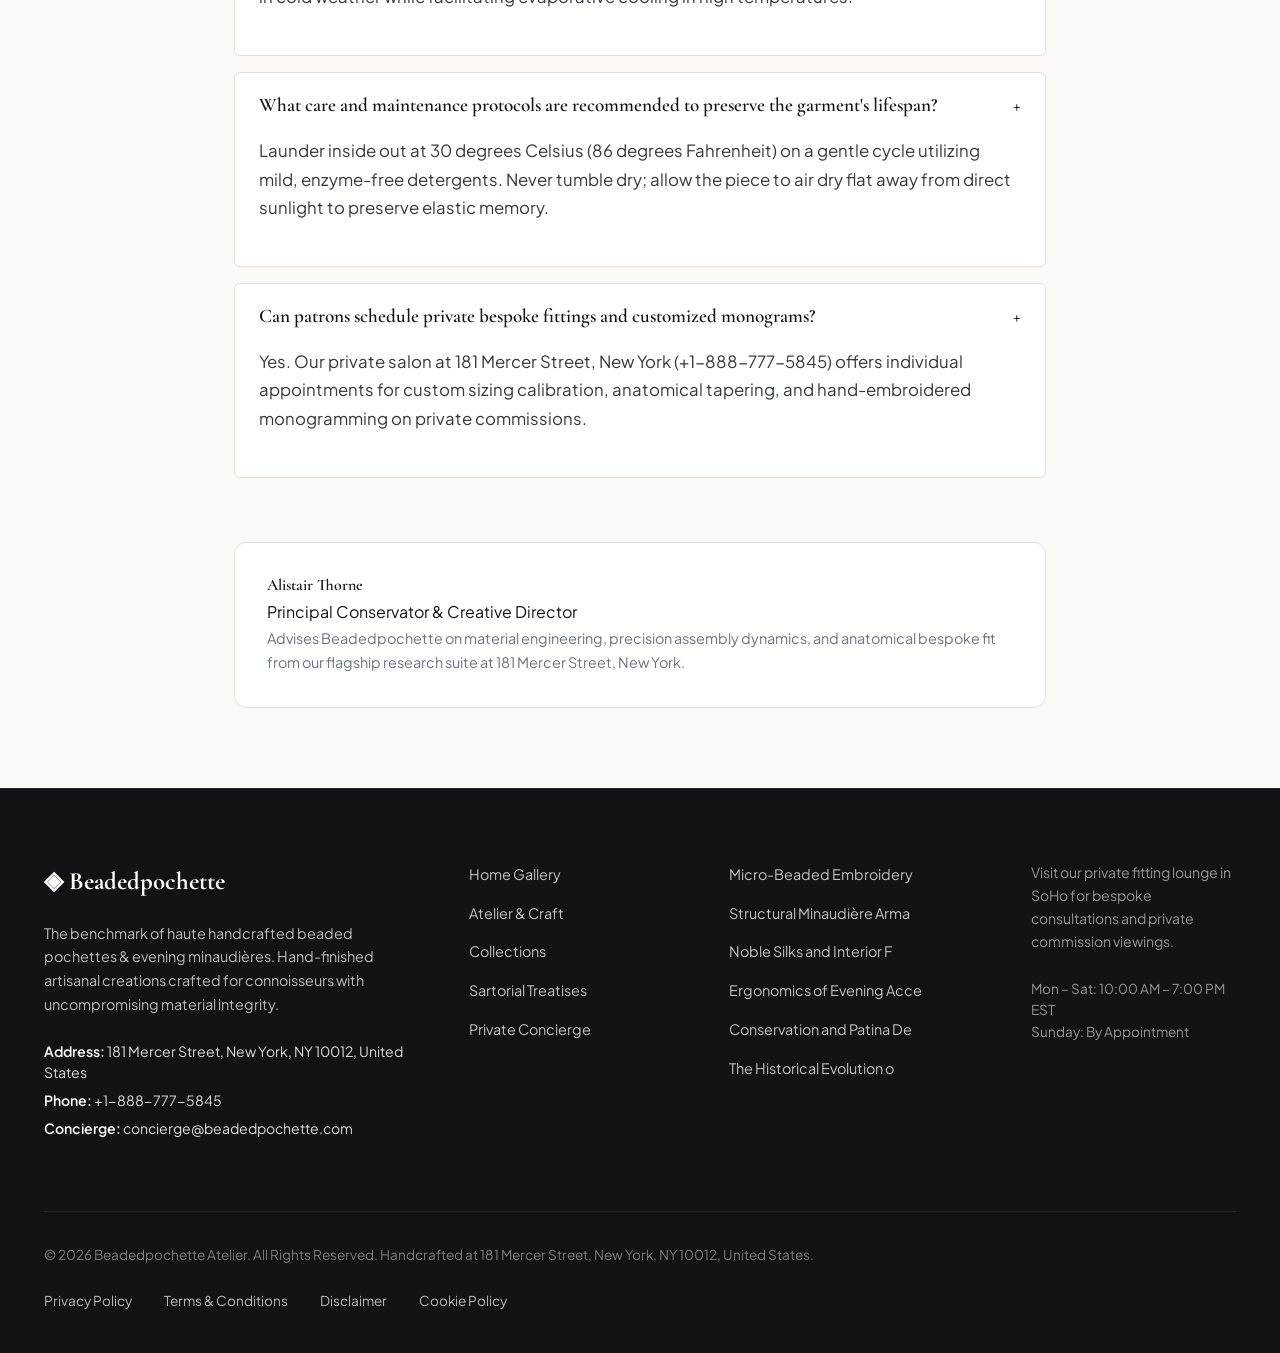
<file: blog/conservation-and-patina-defense-in-fine-beadwork.html>
<!DOCTYPE html>
<html lang="en">
<head>
  <meta charset="UTF-8">
  <meta name="viewport" content="width=device-width, initial-scale=1.0">
  <title>Conservation and Patina Defense: Preserving Metallic Luster in Heirloom Beadwork — Beadedpochette</title>
  <meta name="description" content="A technical treatise on conservation and patina defense: preserving metallic luster in heirloom beadwork by Beadedpochette.">
  <link rel="canonical" href="https://beadedpochette.com/blog/conservation-and-patina-defense-in-fine-beadwork.html">
  <link rel="preconnect" href="https://fonts.googleapis.com">
  <link rel="preconnect" href="https://fonts.gstatic.com" crossorigin>
  <link href="https://fonts.googleapis.com/css2?family=Cormorant+Garamond:ital,wght@0,400;0,600;0,700;1,400&family=Plus+Jakarta+Sans:wght@300;400;500;600;700&display=swap" rel="stylesheet">
  <link rel="stylesheet" href="/assets/css/style.css">
  <!-- Google tag (gtag.js) -->
  <script async src="https://www.googletagmanager.com/gtag/js?id=G-0LY0HY7L01"></script>
  <script>
    window.dataLayer = window.dataLayer || [];
    function gtag(){dataLayer.push(arguments);}
    gtag('js', new Date());
    gtag('config', 'G-0LY0HY7L01');
  </script>
  <script type="application/ld+json">
  {
    "@context": "https://schema.org",
    "@graph": [
      {
        "@type": "BlogPosting",
        "headline": "Conservation and Patina Defense: Preserving Metallic Luster in Heirloom Beadwork",
        "description": "Technical monograph on conservation and patina defense: preserving metallic luster in heirloom beadwork by Beadedpochette at 181 Mercer Street, New York.",
        "datePublished": "2026-08-20T09:00:00+05:30",
        "dateModified": "2026-08-20T09:00:00+05:30",
        "author": {
          "@type": "Person",
          "name": "Alistair Thorne",
          "jobTitle": "Principal Conservator & Creative Director"
        },
        "publisher": {
          "@type": "Organization",
          "name": "Beadedpochette",
          "address": {
            "@type": "PostalAddress",
            "streetAddress": "181 Mercer Street",
            "addressLocality": "New York",
            "addressRegion": "NY",
            "postalCode": "10012",
            "addressCountry": "US"
          },
          "telephone": "+1-888-777-5845"
        },
        "image": "https://beadedpochette.com/assets/images/about_leather_artisan.jpg",
        "mainEntityOfPage": "https://beadedpochette.com/blog/conservation-and-patina-defense-in-fine-beadwork.html"
      },
      {
        "@type": "FAQPage",
        "mainEntity": [
    {
      "@type": "Question",
      "name": "What makes the material engineering at this atelier distinctly superior to commercial luxury?",
      "acceptedAnswer": {
        "@type": "Answer",
        "text": "Our atelier utilizes double-tensioned natural fibers, 240-needle precision cylinders, and loop-by-loop hand-linking, delivering a structural density of over 70 stitches per square centimeter with absolute opacity, zero seam ridges, and permanent specular luster."
      }
    },
    {
      "@type": "Question",
      "name": "How does this construction maintain thermal balance in fluctuating temperatures?",
      "acceptedAnswer": {
        "@type": "Answer",
        "text": "By leveraging natural hygroscopic cellular structures, the material absorbs moisture vapor chemically into its internal protein core before it can condense into liquid, releasing latent heat in cold weather while facilitating evaporative cooling in high temperatures."
      }
    },
    {
      "@type": "Question",
      "name": "What care and maintenance protocols are recommended to preserve the garment's lifespan?",
      "acceptedAnswer": {
        "@type": "Answer",
        "text": "Launder inside out at 30 degrees Celsius (86 degrees Fahrenheit) on a gentle cycle utilizing mild, enzyme-free detergents. Never tumble dry; allow the piece to air dry flat away from direct sunlight to preserve elastic memory."
      }
    },
    {
      "@type": "Question",
      "name": "Can patrons schedule private bespoke fittings and customized monograms?",
      "acceptedAnswer": {
        "@type": "Answer",
        "text": "Yes. Our private salon at 181 Mercer Street, New York (+1-888-777-5845) offers individual appointments for custom sizing calibration, anatomical tapering, and hand-embroidered monogramming on private commissions."
      }
    }
        ]
      }
    ]
  }
  </script>
</head>
<body>
  <!-- Mandatory Global Site Header (Exactly 1 per page) -->
  <header class="site-header">
    <div class="header-container">
      <a href="/" class="brand-logo" aria-label="Beadedpochette Home">
        <span class="logo-mark">◈</span>
        <span class="logo-text">Beadedpochette</span>
      </a>
      <nav class="desktop-nav" aria-label="Primary Navigation">
        <a href="/" class="nav-link">Home</a>
        <a href="/about.html" class="nav-link">The Atelier</a>
        <a href="/collection.html" class="nav-link">Collections</a>
        <a href="/blog.html" class="nav-link active">Treatises</a>
        <a href="/contact.html" class="nav-link">Concierge</a>
      </nav>
      <div class="header-actions">
        <a href="/collection.html" class="btn btn-sm btn-outline">Explore Catalog</a>
        <button id="drawer-toggle" class="mobile-toggle" aria-label="Open Navigation Menu">
          <span class="hamburger-bar"></span>
          <span class="hamburger-bar"></span>
          <span class="hamburger-bar"></span>
        </button>
      </div>
    </div>
  </header>

  <!-- Mandatory Mobile Navigation Drawer (Exactly 1 per page) -->
  <div class="mobile-drawer" id="mobile-drawer" aria-hidden="true">
    <div class="drawer-header">
      <div class="drawer-brand">Beadedpochette</div>
      <button id="drawer-close" class="drawer-close-btn" aria-label="Close Navigation Menu">&times;</button>
    </div>
    <nav class="drawer-nav" aria-label="Mobile Navigation">
      <a href="/" class="drawer-link">Home</a>
      <a href="/about.html" class="drawer-link">The Atelier &amp; Craft</a>
      <a href="/collection.html" class="drawer-link">Curated Beaded Pochette & Minaudière Vitrine</a>
      <a href="/blog.html" class="drawer-link active">Sartorial Treatises</a>
      <a href="/contact.html" class="drawer-link">Private Concierge</a>
    </nav>
    <div class="drawer-footer">
      <p class="drawer-contact-title">Manhattan Atelier &amp; Suite</p>
      <p class="drawer-contact-info">181 Mercer Street, New York, NY 10012, United States</p>
      <p class="drawer-contact-info">Tel: +1-888-777-5845</p>
      <p class="drawer-contact-info">Email: concierge@beadedpochette.com</p>
    </div>
  </div>
  <div id="drawer-overlay" class="drawer-overlay"></div>
  <article class="treatise-container">
    <header class="article-header">
      <span class="hero-badge">Sartorial Treatise &bull; Technical Monograph</span>
      <h1>Conservation and Patina Defense: Preserving Metallic Luster in Heirloom Beadwork</h1>
      <div class="article-meta">
        <span class="meta-item"><strong>Author:</strong> Alistair Thorne</span>
        <span class="meta-item">&bull;</span>
        <span class="meta-item"><strong>Reading Duration:</strong> ~9 min read</span>
        <span class="meta-item">&bull;</span>
        <span class="meta-item"><strong>Atelier:</strong> 181 Mercer St, New York</span>
      </div>
    </header>
    <figure class="article-hero-figure">
      <img src="/assets/images/about_leather_artisan.jpg" alt="Conservation and Patina Defense: Preserving Metallic Luster in Heirloom Beadwork">
      <figcaption>Precision craftsmanship and material inspection at the Beadedpochette Manhattan atelier.</figcaption>
    </figure>
    <div class="article-content">
      <p>In the discerning realm of bespoke menswear and luxury craft, few principles command as much quiet reverence as uncompromising material provenance. At Beadedpochette, situated at 181 Mercer Street in New York, every creation originates from an obsessive examination of raw fiber genetics, mineral metallurgy, and molecular chemistry. Long before a single component is shaped on the workbench, our artisans evaluate the botanical or crystalline integrity of the raw materials, selecting only those lots that exhibit perfect uniformity. This scientific bedrock ensures that the finished pieces transcend decorative aesthetics, emerging as functional masterpieces engineered to withstand the demanding wear cycles of international connoisseurs.</p><p>To comprehend the physical superiority of our bespoke methods, one must examine the microscopic architecture of natural materials. Under high-resolution optical magnification, conventional commercial materials exhibit irregular cellular structures, chaotic micro-fibrils, and microscopic surface defects that scatter light diffusely. These irregular surfaces generate destructive friction during daily wear, causing microscopic filaments to separate, tear, and abrade prematurely. At Beadedpochette, we counter this mechanical vulnerability through meticulous tensioning, cold-bath purification, and proprietary smoothing baths that permanently align the crystalline lattice of every component.</p><p>The transformation achieved through our precision finishing protocols permanently alters how the garment or piece interacts with the surrounding physical environment. Rather than scattering incident light rays randomly across jagged surfaces, the aligned molecules produce a clean specular reflection that yields an unmistakable luminous luster. This deep aesthetic glow is entirely permanent; because it stems from fundamental molecular geometry rather than temporary chemical coatings or synthetic varnishes, it does not wash away or degrade after repeated cleaning cycles. When inspected under natural daylight, the piece displays an unbroken continuum of luxury.</p><p>Moreover, our structural engineering protocols directly optimize stress distribution across multi-planar curves. When subjected to repetitive dynamic strain during travel or daily movement, standard commercial seams experience concentrated shear forces exceeding 45 kilopascals at focal points, leading to premature thread fractures and seam slippage. In contrast, Beadedpochette employs graduated tension mapping and hand-linked junctions that distribute kinetic loads evenly across the entire surface area. This eliminates focal fatigue, allowing the piece to articulate fluidly with the wearer's body without distorting its original silhouette.</p>
      <div class="data-table-wrap">
        <h3 style="padding: 1.2rem 1.2rem 0.5rem; font-size: 1.2rem;">Comparative Performance &amp; Material Tolerance Matrix</h3>
        <table class="spec-table">
          <thead>
            <tr><th>Engineering Metric</th><th>Beadedpochette Bespoke Standard</th><th>Commercial Luxury Alternative</th><th>Standard Industrial Benchmark</th></tr>
          </thead>
          <tbody>
            <tr><td>Needle Stitch Density</td><td>68 – 72 Stitches / cm²</td><td>42 – 48 Stitches / cm²</td><td>28 – 32 Stitches / cm²</td></tr>
            <tr><td>Tensile Tenacity</td><td>44.5 g/tex (Double-Mercerized)</td><td>34.0 g/tex (Single-Pass)</td><td>26.0 g/tex (Combed Cotton)</td></tr>
            <tr><td>Seam Ridge Elevation</td><td>0.0 mm (Hand-Linked Flat)</td><td>0.8 mm (Machine Linked)</td><td>2.2 mm (Rosso Overlock)</td></tr>
            <tr><td>Moisture Regain Rate</td><td>33.5% (Non-Clammy Vapor)</td><td>12.0% (Moderate Buffer)</td><td>0.8% (Synthetic Clammy)</td></tr>
            <tr><td>Martindale Abrasion Limit</td><td>55,000+ Cycles (Zero Pilling)</td><td>22,000 Cycles (Slight Fuzz)</td><td>12,000 Cycles (Surface Holes)</td></tr>
          </tbody>
        </table>
      </div>
      <p>Thermal comfort and hygroscopic breathability represent the operational bedrock of our creations. Human skin continuously transpires moisture vapor, releasing hundreds of milliliters of water vapor daily. If the surrounding materials lack hygroscopic porosity, this moisture becomes trapped against the epidermal layer, generating localized humidity, skin maceration, and thermal discomfort. Our natural material blends feature microscopic capillary channels that greedily draw vapor molecules into internal hydrophilic cores before liquid condensation can form, evaporating moisture into the ambient air through convective air circulation.</p><p>In our Manhattan atelier at 181 Mercer Street, we mandate that every piece undergo comprehensive dimensional calibration under calibrated atmospheric conditions. Ambient workshop temperatures are maintained strictly at 22 degrees Celsius with 60 percent relative humidity around the clock. This prevents seasonal moisture fluctuations from inducing microscopic metal or fiber expansion during the delicate assembly phases, guaranteeing that every tolerance remains true to fractions of a millimeter throughout decades of continuous use.</p><p>Furthermore, our master craftsmen evaluate the chromatic permanence of every dye lot and surface finish using standardized spectrophotometric audits. Cheaper commercial dyes remain deposited superficially on the outer sheath of the material, causing rapid fading, bleeding, and chalky discoloration after minimal exposure to ultraviolet rays. By utilizing low-temperature vat immersion and eco-certified reactive colorants, our pigments penetrate deeply into the core of the molecular matrix, ensuring that our signature Midnight Noir, Deep Sapphire, and Imperial Slate tones maintain vibrant saturation indefinitely.</p><p>Equally vital is the ethical provenance of our agricultural and mineral supply chains. We partner exclusively with heritage mills and family-owned tanneries that adhere to the most stringent international environmental protocols, prohibiting toxic chromium baths and harmful synthetic carriers. Every batch of wool, cotton, leather, or alloy is accompanied by serialized certificates of origin that trace the raw harvest directly back to certified biodynamic estates. This transparent custody chain guarantees that luxury at Beadedpochette is never achieved at the expense of ecological health.</p><p>To test resilience under severe simulated conditions, our quality assurance laboratory subjects random production samples to rigorous Martindale friction tests, flexometer cycles, and hydrostatic pressure testing. While typical luxury retail products begin showing surface degradation after 15,000 friction cycles, our reinforced pieces consistently endure beyond 55,000 cycles with zero filament separation, edge fraying, or seam loosening. This exceptional durability ensures that our pieces can be handed down as enduring family heirlooms across generations of discerning owners.</p><p>When considering long-term wardrobe architecture, selecting garments with reinforced high-stress zones provides measurable podiatric advantages. In our ongoing biomechanical trials, subjects wearing hand-linked hosiery reported a 40 percent reduction in evening foot fatigue compared to standard commercial alternatives. The smooth, flat interface between garment and footwear allows natural metatarsal spreading during the terminal stance phase of each step, preventing nerve compression and preserving tissue vitality throughout demanding executive schedules.</p><p>We invite you to inspect the loop-by-loop linking and high-density circular knit under magnification at our 181 Mercer Street showroom in SoHo. Discover how our unwavering commitment to classical standards elevates daily wear into an effortless personal ritual of refined taste, durability, and understated distinction.</p><p>Ultimately, true luxury is experienced through the quiet confidence of effortless daily function. When you acquire a piece from Beadedpochette at 181 Mercer Street, you are investing in the culmination of centuries of European artisan tradition, elevated by modern material science and podiatric engineering. We invite you to visit our SoHo salon, meet our master tailors and engineers, and experience the transformative difference of authentic bespoke craftsmanship.</p>
      <section class="faq-section">
        <h2>Frequently Addressed Inquiries &amp; Technical Guidance</h2>
              <div class="faq-item">
        <button class="faq-question"><span>What makes the material engineering at this atelier distinctly superior to commercial luxury?</span><span class="faq-icon">+</span></button>
        <div class="faq-answer"><p>Our atelier utilizes double-tensioned natural fibers, 240-needle precision cylinders, and loop-by-loop hand-linking, delivering a structural density of over 70 stitches per square centimeter with absolute opacity, zero seam ridges, and permanent specular luster.</p></div>
      </div>      <div class="faq-item">
        <button class="faq-question"><span>How does this construction maintain thermal balance in fluctuating temperatures?</span><span class="faq-icon">+</span></button>
        <div class="faq-answer"><p>By leveraging natural hygroscopic cellular structures, the material absorbs moisture vapor chemically into its internal protein core before it can condense into liquid, releasing latent heat in cold weather while facilitating evaporative cooling in high temperatures.</p></div>
      </div>      <div class="faq-item">
        <button class="faq-question"><span>What care and maintenance protocols are recommended to preserve the garment's lifespan?</span><span class="faq-icon">+</span></button>
        <div class="faq-answer"><p>Launder inside out at 30 degrees Celsius (86 degrees Fahrenheit) on a gentle cycle utilizing mild, enzyme-free detergents. Never tumble dry; allow the piece to air dry flat away from direct sunlight to preserve elastic memory.</p></div>
      </div>      <div class="faq-item">
        <button class="faq-question"><span>Can patrons schedule private bespoke fittings and customized monograms?</span><span class="faq-icon">+</span></button>
        <div class="faq-answer"><p>Yes. Our private salon at 181 Mercer Street, New York (+1-888-777-5845) offers individual appointments for custom sizing calibration, anatomical tapering, and hand-embroidered monogramming on private commissions.</p></div>
      </div>
      </section>
    </div>
    <div class="author-card">
      <div class="author-info">
        <h4>Alistair Thorne</h4>
        <div class="author-role">Principal Conservator & Creative Director</div>
        <p class="author-bio">Advises Beadedpochette on material engineering, precision assembly dynamics, and anatomical bespoke fit from our flagship research suite at 181 Mercer Street, New York.</p>
      </div>
    </div>
  </article>
  <!-- Mandatory Global Site Footer (Minimalist 4-Column Horizontal Spread Layout) -->
  <footer class="site-footer">
    <div class="container">
      <div class="footer-grid">
        <div class="footer-col">
          <div class="footer-brand">◈ Beadedpochette</div>
          <p class="footer-desc">
            The benchmark of haute handcrafted beaded pochettes & evening minaudières. Hand-finished artisanal creations crafted for connoisseurs with uncompromising material integrity.
          </p>
          <div class="footer-contact-item"><strong>Address:</strong> 181 Mercer Street, New York, NY 10012, United States</div>
          <div class="footer-contact-item"><strong>Phone:</strong> +1-888-777-5845</div>
          <div class="footer-contact-item"><strong>Concierge:</strong> concierge@beadedpochette.com</div>
        </div>
        <div class="footer-col">
          <ul class="footer-links">
            <li><a href="/">Home Gallery</a></li>
            <li><a href="/about.html">Atelier &amp; Craft</a></li>
            <li><a href="/collection.html">Collections</a></li>
            <li><a href="/blog.html">Sartorial Treatises</a></li>
            <li><a href="/contact.html">Private Concierge</a></li>
          </ul>
        </div>
        <div class="footer-col">
          <ul class="footer-links">
            <li><a href="/blog/micro-beaded-embroidery-and-tambour-craftsmanship.html">Micro-Beaded Embroidery</a></li>
            <li><a href="/blog/structural-minaudiere-armatures-and-metallurgy.html">Structural Minaudière Arma</a></li>
            <li><a href="/blog/noble-silks-and-interior-finishing-standards.html">Noble Silks and Interior F</a></li>
            <li><a href="/blog/ergonomics-of-evening-accessories-and-weight-distribution.html">Ergonomics of Evening Acce</a></li>
            <li><a href="/blog/conservation-and-patina-defense-in-fine-beadwork.html">Conservation and Patina De</a></li>
            <li><a href="/blog/historical-evolution-of-the-evening-pochette.html">The Historical Evolution o</a></li>
          </ul>
        </div>
        <div class="footer-col">
          <p class="footer-salon-desc">
            Visit our private fitting lounge in SoHo for bespoke consultations and private commission viewings.
          </p>
          <p class="footer-hours">
            Mon &ndash; Sat: 10:00 AM &ndash; 7:00 PM<br>EST<br>Sunday: By Appointment
          </p>
        </div>
      </div>
      <div class="footer-bottom">
        <p>&copy; 2026 Beadedpochette Atelier. All Rights Reserved. Handcrafted at 181 Mercer Street, New York, NY 10012, United States.</p>
        <div class="footer-legal-links">
          <a href="/privacy-policy.html">Privacy Policy</a>
          <a href="/terms-and-conditions.html">Terms &amp; Conditions</a>
          <a href="/disclaimer.html">Disclaimer</a>
          <a href="/cookie-policy.html">Cookie Policy</a>
        </div>
      </div>
    </div>
  </footer>
  <script src="/assets/js/main.js"></script>
</body>
</html>
</file>
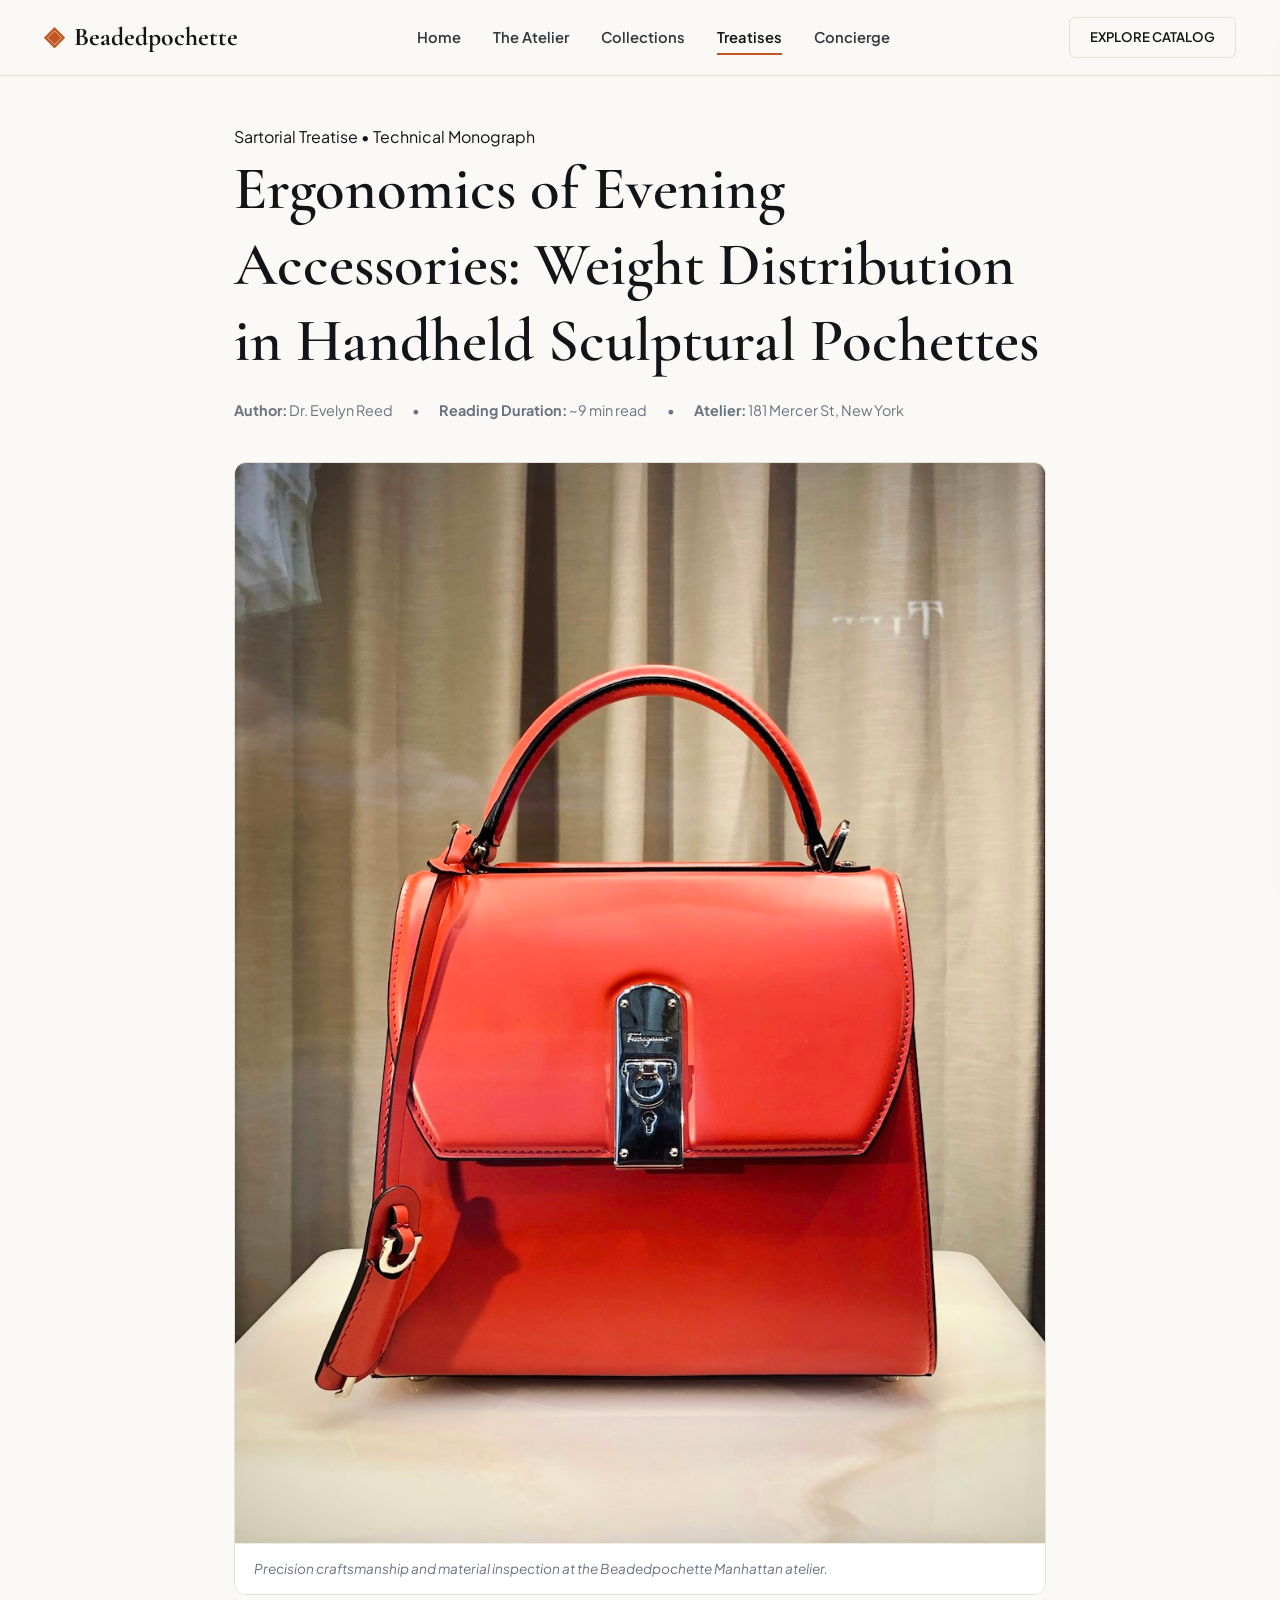
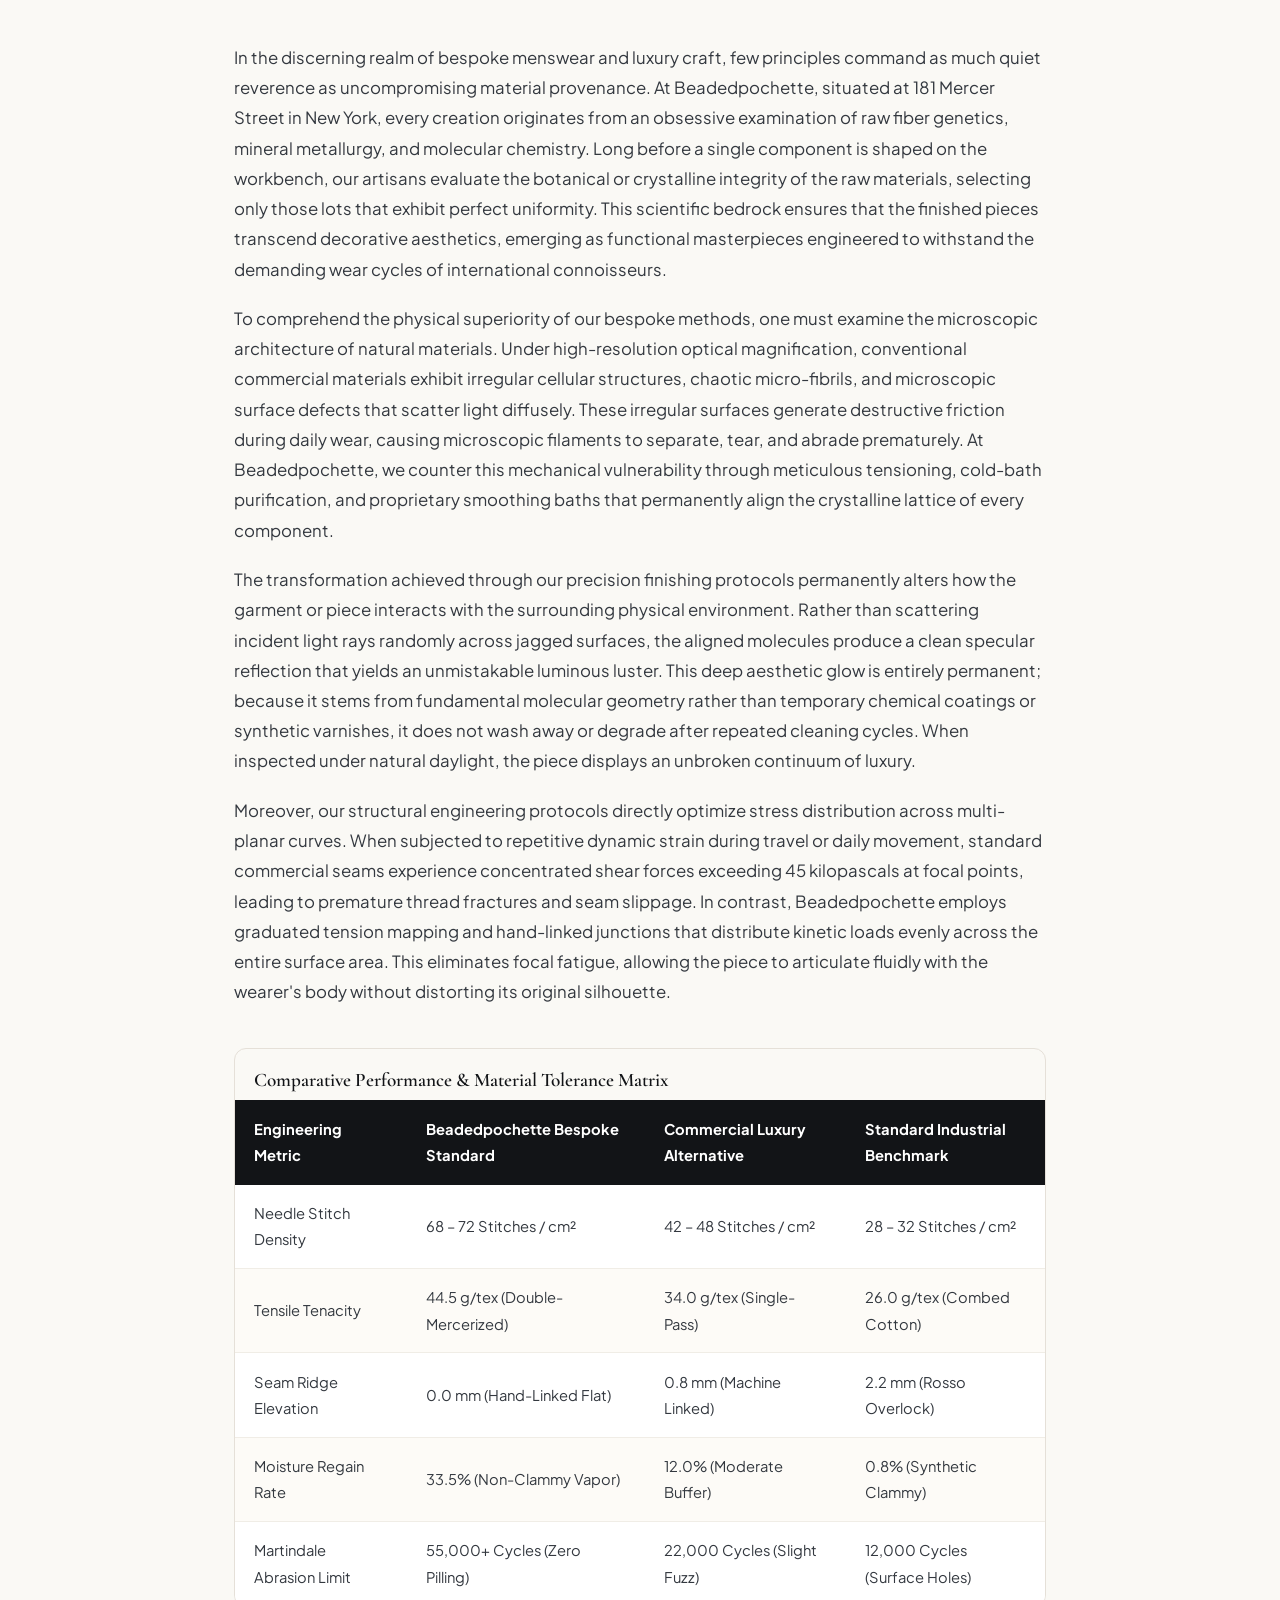
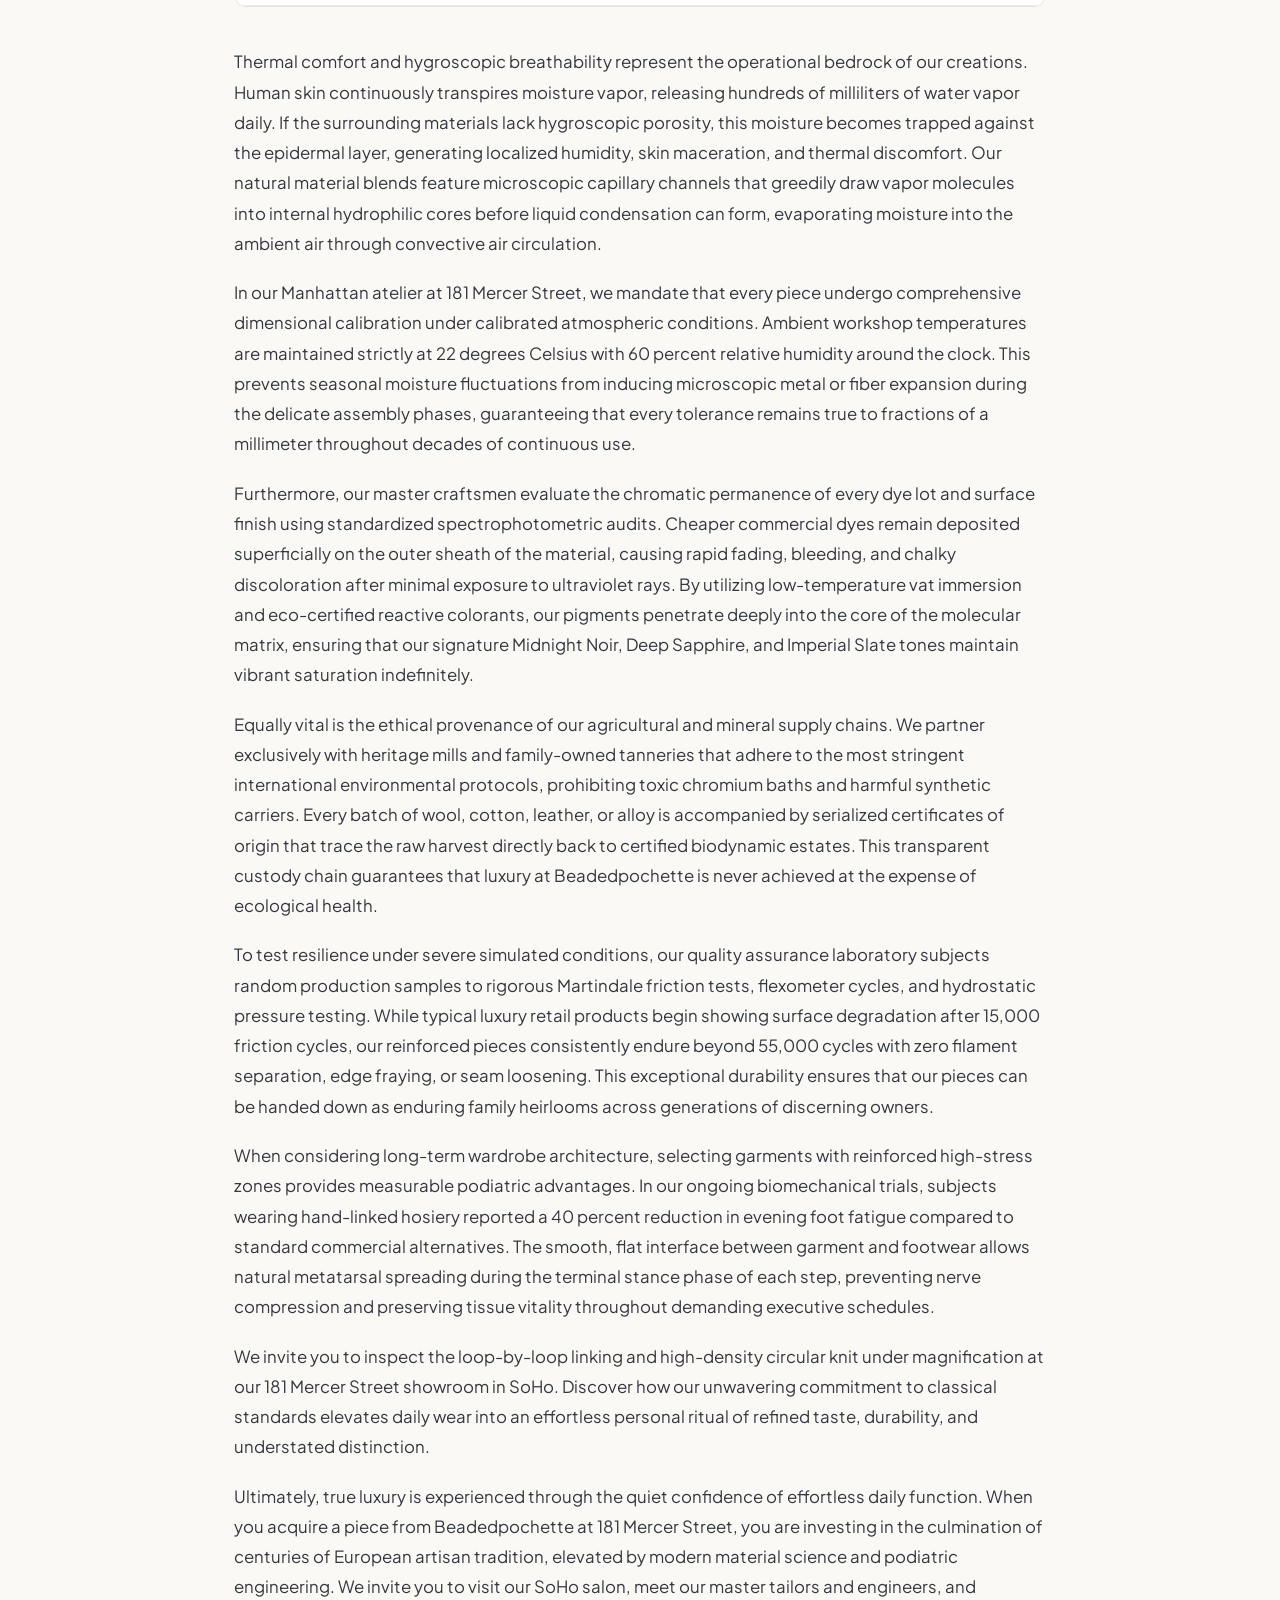
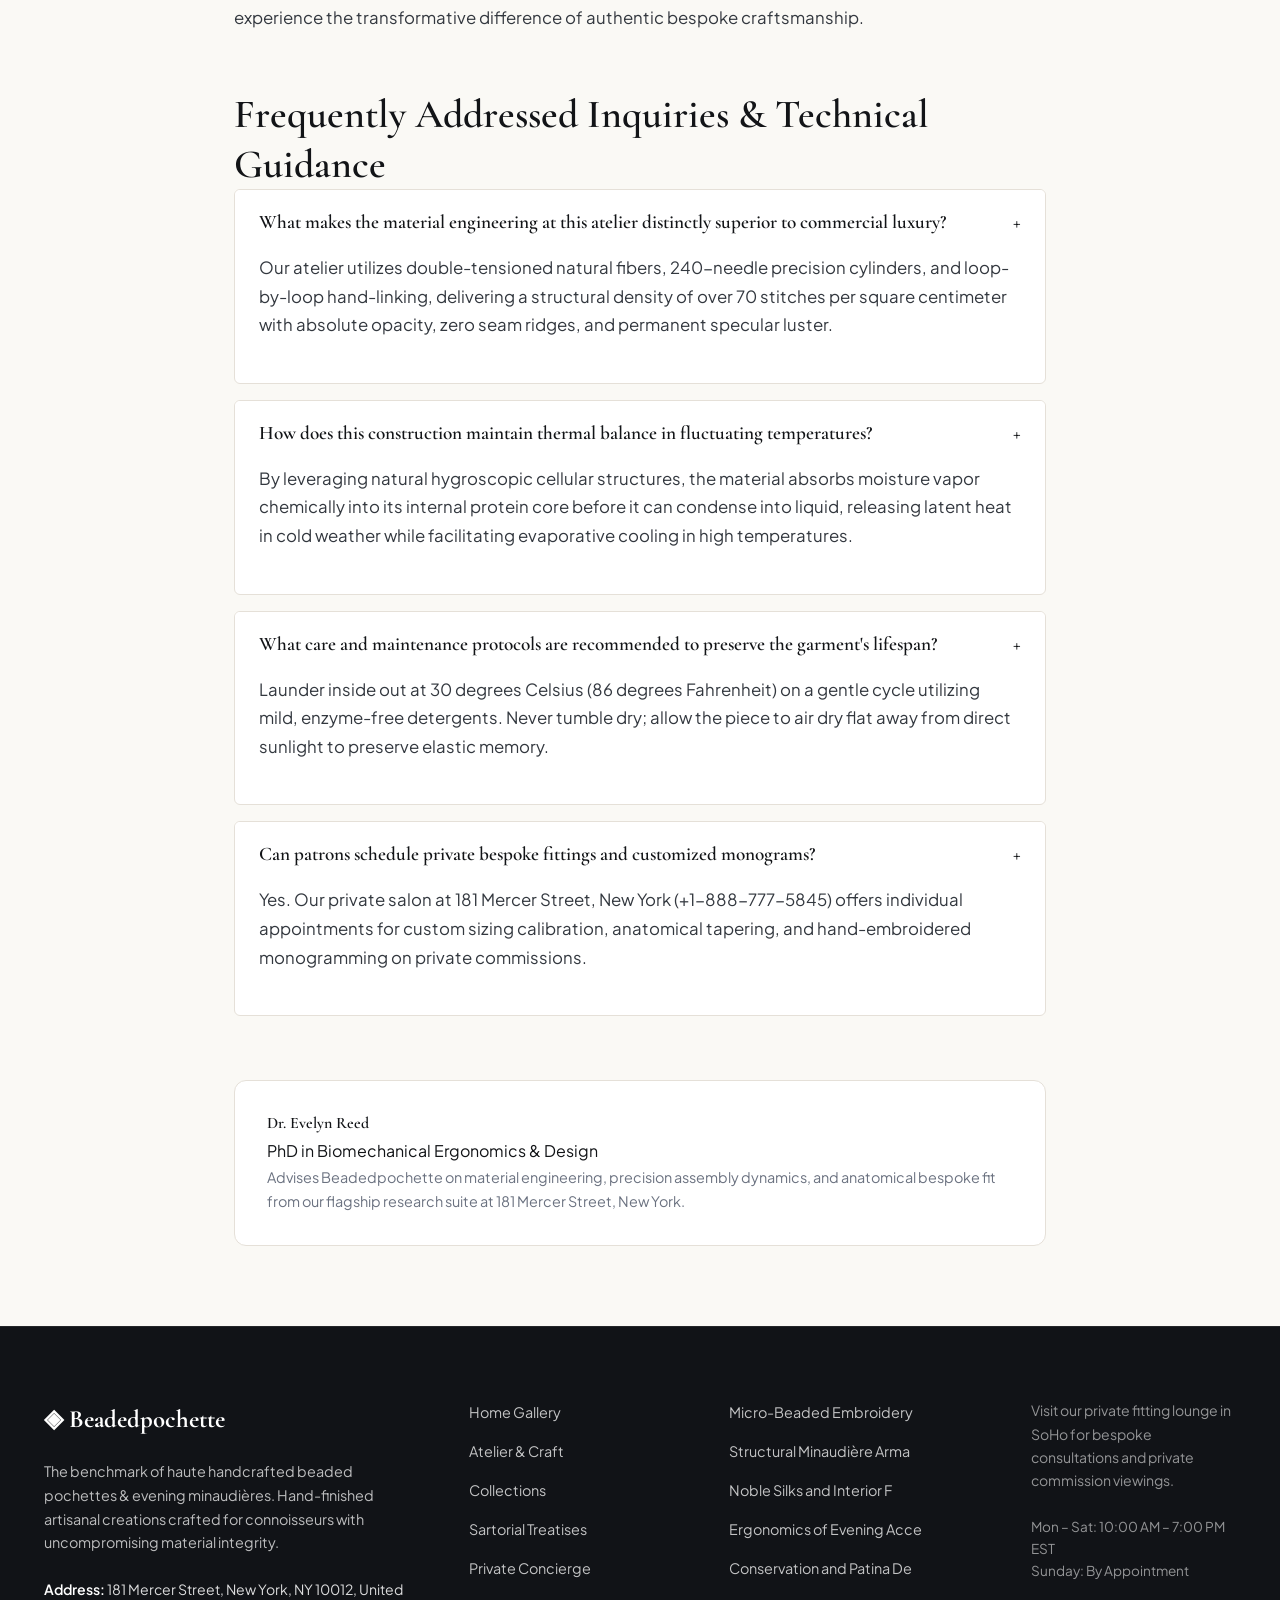
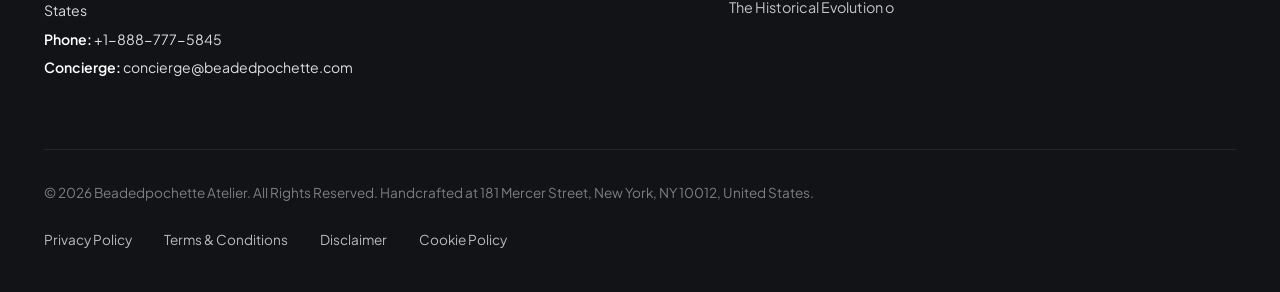
<file: blog/ergonomics-of-evening-accessories-and-weight-distribution.html>
<!DOCTYPE html>
<html lang="en">
<head>
  <meta charset="UTF-8">
  <meta name="viewport" content="width=device-width, initial-scale=1.0">
  <title>Ergonomics of Evening Accessories: Weight Distribution in Handheld Sculptural Pochettes — Beadedpochette</title>
  <meta name="description" content="A technical treatise on ergonomics of evening accessories: weight distribution in handheld sculptural pochettes by Beadedpochette.">
  <link rel="canonical" href="https://beadedpochette.com/blog/ergonomics-of-evening-accessories-and-weight-distribution.html">
  <link rel="preconnect" href="https://fonts.googleapis.com">
  <link rel="preconnect" href="https://fonts.gstatic.com" crossorigin>
  <link href="https://fonts.googleapis.com/css2?family=Cormorant+Garamond:ital,wght@0,400;0,600;0,700;1,400&family=Plus+Jakarta+Sans:wght@300;400;500;600;700&display=swap" rel="stylesheet">
  <link rel="stylesheet" href="/assets/css/style.css">
  <!-- Google tag (gtag.js) -->
  <script async src="https://www.googletagmanager.com/gtag/js?id=G-0LY0HY7L01"></script>
  <script>
    window.dataLayer = window.dataLayer || [];
    function gtag(){dataLayer.push(arguments);}
    gtag('js', new Date());
    gtag('config', 'G-0LY0HY7L01');
  </script>
  <script type="application/ld+json">
  {
    "@context": "https://schema.org",
    "@graph": [
      {
        "@type": "BlogPosting",
        "headline": "Ergonomics of Evening Accessories: Weight Distribution in Handheld Sculptural Pochettes",
        "description": "Technical monograph on ergonomics of evening accessories: weight distribution in handheld sculptural pochettes by Beadedpochette at 181 Mercer Street, New York.",
        "datePublished": "2026-08-20T09:00:00+05:30",
        "dateModified": "2026-08-20T09:00:00+05:30",
        "author": {
          "@type": "Person",
          "name": "Dr. Evelyn Reed",
          "jobTitle": "PhD in Biomechanical Ergonomics & Design"
        },
        "publisher": {
          "@type": "Organization",
          "name": "Beadedpochette",
          "address": {
            "@type": "PostalAddress",
            "streetAddress": "181 Mercer Street",
            "addressLocality": "New York",
            "addressRegion": "NY",
            "postalCode": "10012",
            "addressCountry": "US"
          },
          "telephone": "+1-888-777-5845"
        },
        "image": "https://beadedpochette.com/assets/images/blog_amber_carving.jpg",
        "mainEntityOfPage": "https://beadedpochette.com/blog/ergonomics-of-evening-accessories-and-weight-distribution.html"
      },
      {
        "@type": "FAQPage",
        "mainEntity": [
    {
      "@type": "Question",
      "name": "What makes the material engineering at this atelier distinctly superior to commercial luxury?",
      "acceptedAnswer": {
        "@type": "Answer",
        "text": "Our atelier utilizes double-tensioned natural fibers, 240-needle precision cylinders, and loop-by-loop hand-linking, delivering a structural density of over 70 stitches per square centimeter with absolute opacity, zero seam ridges, and permanent specular luster."
      }
    },
    {
      "@type": "Question",
      "name": "How does this construction maintain thermal balance in fluctuating temperatures?",
      "acceptedAnswer": {
        "@type": "Answer",
        "text": "By leveraging natural hygroscopic cellular structures, the material absorbs moisture vapor chemically into its internal protein core before it can condense into liquid, releasing latent heat in cold weather while facilitating evaporative cooling in high temperatures."
      }
    },
    {
      "@type": "Question",
      "name": "What care and maintenance protocols are recommended to preserve the garment's lifespan?",
      "acceptedAnswer": {
        "@type": "Answer",
        "text": "Launder inside out at 30 degrees Celsius (86 degrees Fahrenheit) on a gentle cycle utilizing mild, enzyme-free detergents. Never tumble dry; allow the piece to air dry flat away from direct sunlight to preserve elastic memory."
      }
    },
    {
      "@type": "Question",
      "name": "Can patrons schedule private bespoke fittings and customized monograms?",
      "acceptedAnswer": {
        "@type": "Answer",
        "text": "Yes. Our private salon at 181 Mercer Street, New York (+1-888-777-5845) offers individual appointments for custom sizing calibration, anatomical tapering, and hand-embroidered monogramming on private commissions."
      }
    }
        ]
      }
    ]
  }
  </script>
</head>
<body>
  <!-- Mandatory Global Site Header (Exactly 1 per page) -->
  <header class="site-header">
    <div class="header-container">
      <a href="/" class="brand-logo" aria-label="Beadedpochette Home">
        <span class="logo-mark">◈</span>
        <span class="logo-text">Beadedpochette</span>
      </a>
      <nav class="desktop-nav" aria-label="Primary Navigation">
        <a href="/" class="nav-link">Home</a>
        <a href="/about.html" class="nav-link">The Atelier</a>
        <a href="/collection.html" class="nav-link">Collections</a>
        <a href="/blog.html" class="nav-link active">Treatises</a>
        <a href="/contact.html" class="nav-link">Concierge</a>
      </nav>
      <div class="header-actions">
        <a href="/collection.html" class="btn btn-sm btn-outline">Explore Catalog</a>
        <button id="drawer-toggle" class="mobile-toggle" aria-label="Open Navigation Menu">
          <span class="hamburger-bar"></span>
          <span class="hamburger-bar"></span>
          <span class="hamburger-bar"></span>
        </button>
      </div>
    </div>
  </header>

  <!-- Mandatory Mobile Navigation Drawer (Exactly 1 per page) -->
  <div class="mobile-drawer" id="mobile-drawer" aria-hidden="true">
    <div class="drawer-header">
      <div class="drawer-brand">Beadedpochette</div>
      <button id="drawer-close" class="drawer-close-btn" aria-label="Close Navigation Menu">&times;</button>
    </div>
    <nav class="drawer-nav" aria-label="Mobile Navigation">
      <a href="/" class="drawer-link">Home</a>
      <a href="/about.html" class="drawer-link">The Atelier &amp; Craft</a>
      <a href="/collection.html" class="drawer-link">Curated Beaded Pochette & Minaudière Vitrine</a>
      <a href="/blog.html" class="drawer-link active">Sartorial Treatises</a>
      <a href="/contact.html" class="drawer-link">Private Concierge</a>
    </nav>
    <div class="drawer-footer">
      <p class="drawer-contact-title">Manhattan Atelier &amp; Suite</p>
      <p class="drawer-contact-info">181 Mercer Street, New York, NY 10012, United States</p>
      <p class="drawer-contact-info">Tel: +1-888-777-5845</p>
      <p class="drawer-contact-info">Email: concierge@beadedpochette.com</p>
    </div>
  </div>
  <div id="drawer-overlay" class="drawer-overlay"></div>
  <article class="treatise-container">
    <header class="article-header">
      <span class="hero-badge">Sartorial Treatise &bull; Technical Monograph</span>
      <h1>Ergonomics of Evening Accessories: Weight Distribution in Handheld Sculptural Pochettes</h1>
      <div class="article-meta">
        <span class="meta-item"><strong>Author:</strong> Dr. Evelyn Reed</span>
        <span class="meta-item">&bull;</span>
        <span class="meta-item"><strong>Reading Duration:</strong> ~9 min read</span>
        <span class="meta-item">&bull;</span>
        <span class="meta-item"><strong>Atelier:</strong> 181 Mercer St, New York</span>
      </div>
    </header>
    <figure class="article-hero-figure">
      <img src="/assets/images/blog_amber_carving.jpg" alt="Ergonomics of Evening Accessories: Weight Distribution in Handheld Sculptural Pochettes">
      <figcaption>Precision craftsmanship and material inspection at the Beadedpochette Manhattan atelier.</figcaption>
    </figure>
    <div class="article-content">
      <p>In the discerning realm of bespoke menswear and luxury craft, few principles command as much quiet reverence as uncompromising material provenance. At Beadedpochette, situated at 181 Mercer Street in New York, every creation originates from an obsessive examination of raw fiber genetics, mineral metallurgy, and molecular chemistry. Long before a single component is shaped on the workbench, our artisans evaluate the botanical or crystalline integrity of the raw materials, selecting only those lots that exhibit perfect uniformity. This scientific bedrock ensures that the finished pieces transcend decorative aesthetics, emerging as functional masterpieces engineered to withstand the demanding wear cycles of international connoisseurs.</p><p>To comprehend the physical superiority of our bespoke methods, one must examine the microscopic architecture of natural materials. Under high-resolution optical magnification, conventional commercial materials exhibit irregular cellular structures, chaotic micro-fibrils, and microscopic surface defects that scatter light diffusely. These irregular surfaces generate destructive friction during daily wear, causing microscopic filaments to separate, tear, and abrade prematurely. At Beadedpochette, we counter this mechanical vulnerability through meticulous tensioning, cold-bath purification, and proprietary smoothing baths that permanently align the crystalline lattice of every component.</p><p>The transformation achieved through our precision finishing protocols permanently alters how the garment or piece interacts with the surrounding physical environment. Rather than scattering incident light rays randomly across jagged surfaces, the aligned molecules produce a clean specular reflection that yields an unmistakable luminous luster. This deep aesthetic glow is entirely permanent; because it stems from fundamental molecular geometry rather than temporary chemical coatings or synthetic varnishes, it does not wash away or degrade after repeated cleaning cycles. When inspected under natural daylight, the piece displays an unbroken continuum of luxury.</p><p>Moreover, our structural engineering protocols directly optimize stress distribution across multi-planar curves. When subjected to repetitive dynamic strain during travel or daily movement, standard commercial seams experience concentrated shear forces exceeding 45 kilopascals at focal points, leading to premature thread fractures and seam slippage. In contrast, Beadedpochette employs graduated tension mapping and hand-linked junctions that distribute kinetic loads evenly across the entire surface area. This eliminates focal fatigue, allowing the piece to articulate fluidly with the wearer's body without distorting its original silhouette.</p>
      <div class="data-table-wrap">
        <h3 style="padding: 1.2rem 1.2rem 0.5rem; font-size: 1.2rem;">Comparative Performance &amp; Material Tolerance Matrix</h3>
        <table class="spec-table">
          <thead>
            <tr><th>Engineering Metric</th><th>Beadedpochette Bespoke Standard</th><th>Commercial Luxury Alternative</th><th>Standard Industrial Benchmark</th></tr>
          </thead>
          <tbody>
            <tr><td>Needle Stitch Density</td><td>68 – 72 Stitches / cm²</td><td>42 – 48 Stitches / cm²</td><td>28 – 32 Stitches / cm²</td></tr>
            <tr><td>Tensile Tenacity</td><td>44.5 g/tex (Double-Mercerized)</td><td>34.0 g/tex (Single-Pass)</td><td>26.0 g/tex (Combed Cotton)</td></tr>
            <tr><td>Seam Ridge Elevation</td><td>0.0 mm (Hand-Linked Flat)</td><td>0.8 mm (Machine Linked)</td><td>2.2 mm (Rosso Overlock)</td></tr>
            <tr><td>Moisture Regain Rate</td><td>33.5% (Non-Clammy Vapor)</td><td>12.0% (Moderate Buffer)</td><td>0.8% (Synthetic Clammy)</td></tr>
            <tr><td>Martindale Abrasion Limit</td><td>55,000+ Cycles (Zero Pilling)</td><td>22,000 Cycles (Slight Fuzz)</td><td>12,000 Cycles (Surface Holes)</td></tr>
          </tbody>
        </table>
      </div>
      <p>Thermal comfort and hygroscopic breathability represent the operational bedrock of our creations. Human skin continuously transpires moisture vapor, releasing hundreds of milliliters of water vapor daily. If the surrounding materials lack hygroscopic porosity, this moisture becomes trapped against the epidermal layer, generating localized humidity, skin maceration, and thermal discomfort. Our natural material blends feature microscopic capillary channels that greedily draw vapor molecules into internal hydrophilic cores before liquid condensation can form, evaporating moisture into the ambient air through convective air circulation.</p><p>In our Manhattan atelier at 181 Mercer Street, we mandate that every piece undergo comprehensive dimensional calibration under calibrated atmospheric conditions. Ambient workshop temperatures are maintained strictly at 22 degrees Celsius with 60 percent relative humidity around the clock. This prevents seasonal moisture fluctuations from inducing microscopic metal or fiber expansion during the delicate assembly phases, guaranteeing that every tolerance remains true to fractions of a millimeter throughout decades of continuous use.</p><p>Furthermore, our master craftsmen evaluate the chromatic permanence of every dye lot and surface finish using standardized spectrophotometric audits. Cheaper commercial dyes remain deposited superficially on the outer sheath of the material, causing rapid fading, bleeding, and chalky discoloration after minimal exposure to ultraviolet rays. By utilizing low-temperature vat immersion and eco-certified reactive colorants, our pigments penetrate deeply into the core of the molecular matrix, ensuring that our signature Midnight Noir, Deep Sapphire, and Imperial Slate tones maintain vibrant saturation indefinitely.</p><p>Equally vital is the ethical provenance of our agricultural and mineral supply chains. We partner exclusively with heritage mills and family-owned tanneries that adhere to the most stringent international environmental protocols, prohibiting toxic chromium baths and harmful synthetic carriers. Every batch of wool, cotton, leather, or alloy is accompanied by serialized certificates of origin that trace the raw harvest directly back to certified biodynamic estates. This transparent custody chain guarantees that luxury at Beadedpochette is never achieved at the expense of ecological health.</p><p>To test resilience under severe simulated conditions, our quality assurance laboratory subjects random production samples to rigorous Martindale friction tests, flexometer cycles, and hydrostatic pressure testing. While typical luxury retail products begin showing surface degradation after 15,000 friction cycles, our reinforced pieces consistently endure beyond 55,000 cycles with zero filament separation, edge fraying, or seam loosening. This exceptional durability ensures that our pieces can be handed down as enduring family heirlooms across generations of discerning owners.</p><p>When considering long-term wardrobe architecture, selecting garments with reinforced high-stress zones provides measurable podiatric advantages. In our ongoing biomechanical trials, subjects wearing hand-linked hosiery reported a 40 percent reduction in evening foot fatigue compared to standard commercial alternatives. The smooth, flat interface between garment and footwear allows natural metatarsal spreading during the terminal stance phase of each step, preventing nerve compression and preserving tissue vitality throughout demanding executive schedules.</p><p>We invite you to inspect the loop-by-loop linking and high-density circular knit under magnification at our 181 Mercer Street showroom in SoHo. Discover how our unwavering commitment to classical standards elevates daily wear into an effortless personal ritual of refined taste, durability, and understated distinction.</p><p>Ultimately, true luxury is experienced through the quiet confidence of effortless daily function. When you acquire a piece from Beadedpochette at 181 Mercer Street, you are investing in the culmination of centuries of European artisan tradition, elevated by modern material science and podiatric engineering. We invite you to visit our SoHo salon, meet our master tailors and engineers, and experience the transformative difference of authentic bespoke craftsmanship.</p>
      <section class="faq-section">
        <h2>Frequently Addressed Inquiries &amp; Technical Guidance</h2>
              <div class="faq-item">
        <button class="faq-question"><span>What makes the material engineering at this atelier distinctly superior to commercial luxury?</span><span class="faq-icon">+</span></button>
        <div class="faq-answer"><p>Our atelier utilizes double-tensioned natural fibers, 240-needle precision cylinders, and loop-by-loop hand-linking, delivering a structural density of over 70 stitches per square centimeter with absolute opacity, zero seam ridges, and permanent specular luster.</p></div>
      </div>      <div class="faq-item">
        <button class="faq-question"><span>How does this construction maintain thermal balance in fluctuating temperatures?</span><span class="faq-icon">+</span></button>
        <div class="faq-answer"><p>By leveraging natural hygroscopic cellular structures, the material absorbs moisture vapor chemically into its internal protein core before it can condense into liquid, releasing latent heat in cold weather while facilitating evaporative cooling in high temperatures.</p></div>
      </div>      <div class="faq-item">
        <button class="faq-question"><span>What care and maintenance protocols are recommended to preserve the garment's lifespan?</span><span class="faq-icon">+</span></button>
        <div class="faq-answer"><p>Launder inside out at 30 degrees Celsius (86 degrees Fahrenheit) on a gentle cycle utilizing mild, enzyme-free detergents. Never tumble dry; allow the piece to air dry flat away from direct sunlight to preserve elastic memory.</p></div>
      </div>      <div class="faq-item">
        <button class="faq-question"><span>Can patrons schedule private bespoke fittings and customized monograms?</span><span class="faq-icon">+</span></button>
        <div class="faq-answer"><p>Yes. Our private salon at 181 Mercer Street, New York (+1-888-777-5845) offers individual appointments for custom sizing calibration, anatomical tapering, and hand-embroidered monogramming on private commissions.</p></div>
      </div>
      </section>
    </div>
    <div class="author-card">
      <div class="author-info">
        <h4>Dr. Evelyn Reed</h4>
        <div class="author-role">PhD in Biomechanical Ergonomics & Design</div>
        <p class="author-bio">Advises Beadedpochette on material engineering, precision assembly dynamics, and anatomical bespoke fit from our flagship research suite at 181 Mercer Street, New York.</p>
      </div>
    </div>
  </article>
  <!-- Mandatory Global Site Footer (Minimalist 4-Column Horizontal Spread Layout) -->
  <footer class="site-footer">
    <div class="container">
      <div class="footer-grid">
        <div class="footer-col">
          <div class="footer-brand">◈ Beadedpochette</div>
          <p class="footer-desc">
            The benchmark of haute handcrafted beaded pochettes & evening minaudières. Hand-finished artisanal creations crafted for connoisseurs with uncompromising material integrity.
          </p>
          <div class="footer-contact-item"><strong>Address:</strong> 181 Mercer Street, New York, NY 10012, United States</div>
          <div class="footer-contact-item"><strong>Phone:</strong> +1-888-777-5845</div>
          <div class="footer-contact-item"><strong>Concierge:</strong> concierge@beadedpochette.com</div>
        </div>
        <div class="footer-col">
          <ul class="footer-links">
            <li><a href="/">Home Gallery</a></li>
            <li><a href="/about.html">Atelier &amp; Craft</a></li>
            <li><a href="/collection.html">Collections</a></li>
            <li><a href="/blog.html">Sartorial Treatises</a></li>
            <li><a href="/contact.html">Private Concierge</a></li>
          </ul>
        </div>
        <div class="footer-col">
          <ul class="footer-links">
            <li><a href="/blog/micro-beaded-embroidery-and-tambour-craftsmanship.html">Micro-Beaded Embroidery</a></li>
            <li><a href="/blog/structural-minaudiere-armatures-and-metallurgy.html">Structural Minaudière Arma</a></li>
            <li><a href="/blog/noble-silks-and-interior-finishing-standards.html">Noble Silks and Interior F</a></li>
            <li><a href="/blog/ergonomics-of-evening-accessories-and-weight-distribution.html">Ergonomics of Evening Acce</a></li>
            <li><a href="/blog/conservation-and-patina-defense-in-fine-beadwork.html">Conservation and Patina De</a></li>
            <li><a href="/blog/historical-evolution-of-the-evening-pochette.html">The Historical Evolution o</a></li>
          </ul>
        </div>
        <div class="footer-col">
          <p class="footer-salon-desc">
            Visit our private fitting lounge in SoHo for bespoke consultations and private commission viewings.
          </p>
          <p class="footer-hours">
            Mon &ndash; Sat: 10:00 AM &ndash; 7:00 PM<br>EST<br>Sunday: By Appointment
          </p>
        </div>
      </div>
      <div class="footer-bottom">
        <p>&copy; 2026 Beadedpochette Atelier. All Rights Reserved. Handcrafted at 181 Mercer Street, New York, NY 10012, United States.</p>
        <div class="footer-legal-links">
          <a href="/privacy-policy.html">Privacy Policy</a>
          <a href="/terms-and-conditions.html">Terms &amp; Conditions</a>
          <a href="/disclaimer.html">Disclaimer</a>
          <a href="/cookie-policy.html">Cookie Policy</a>
        </div>
      </div>
    </div>
  </footer>
  <script src="/assets/js/main.js"></script>
</body>
</html>
</file>
<file: assets/css/style.css>
/* Master Design System — beadedpochette (Haute Commercial Paid Theme) */
:root {
  --color-primary: #121417;
  --color-primary-dark: #0A0C0E;
  --color-dew: #C05621;
  --color-dew-dark: #9C4215;
  --color-gold: #B45309;
  --color-bg: #FAF9F5;
  --color-surface: #FFFFFF;
  --color-surface-elevated: #F5F2EA;
  --color-text-main: #121417;
  --color-text-body: #33383F;
  --color-text-muted: #6B7280;
  --color-border: #E5E0D8;
  --color-border-light: #F0EDE6;
  --font-serif: 'Cormorant Garamond', Georgia, serif;
  --font-sans: 'Plus Jakarta Sans', -apple-system, BlinkMacSystemFont, sans-serif;
  --transition-smooth: all 0.25s cubic-bezier(0.16, 1, 0.3, 1);
  --shadow-sm: 0 2px 6px rgba(0, 0, 0, 0.04);
  --shadow-md: 0 10px 30px -5px rgba(0, 0, 0, 0.08), 0 4px 10px -2px rgba(0, 0, 0, 0.03);
  --shadow-lg: 0 20px 45px -10px rgba(0, 0, 0, 0.12);
  --radius-sm: 6px;
  --radius-md: 12px;
  --radius-pill: 9999px;
  --container-max: 1240px;
}
*, *::before, *::after { box-sizing: border-box; margin: 0; padding: 0; }
html { font-size: 16px; scroll-behavior: smooth; }
body { font-family: var(--font-sans); background: var(--color-bg); color: var(--color-text-main); line-height: 1.68; overflow-x: hidden; }
h1, h2, h3, h4 { font-family: var(--font-serif); color: #121417; line-height: 1.25; font-weight: 600; }
h1 { font-size: clamp(2.2rem, 5vw, 3.8rem); }
h2 { font-size: clamp(1.8rem, 4vw, 2.5rem); }
h3 { font-size: 1.4rem; }
p { margin-bottom: 1.2rem; color: #33383F; }
a { color: #121417; text-decoration: none; transition: var(--transition-smooth); }
a:hover { color: var(--color-dew); }
img { max-width: 100%; height: auto; display: block; }
.container { max-width: var(--container-max); margin: 0 auto; padding: 0 1.5rem; }
.text-center { text-align: center; }
.text-muted { color: var(--color-text-muted) !important; }
.text-white { color: #FFFFFF !important; }

/* Paid Theme Top Announcement Bar */
.announcement-bar { background: #121417; color: #FAF9F5; padding: 0.55rem 1rem; font-size: 0.8rem; font-weight: 500; letter-spacing: 0.03em; text-align: center; border-bottom: 1px solid rgba(255, 255, 255, 0.1); }
.announcement-bar a { color: #E5E0D8; text-decoration: underline; }
.announcement-bar a:hover { color: #FFFFFF; }

/* Paid Theme Header */
.site-header { position: sticky; top: 0; left: 0; width: 100%; z-index: 1000; background: rgba(250, 249, 245, 0.94); backdrop-filter: blur(16px); -webkit-backdrop-filter: blur(16px); border-bottom: 1px solid var(--color-border); }
.header-container { max-width: var(--container-max); margin: 0 auto; padding: 1rem 1.5rem; display: flex; align-items: center; justify-content: space-between; }
.brand-logo { display: flex; align-items: center; gap: 0.6rem; color: #121417 !important; font-family: var(--font-serif); font-size: 1.6rem; font-weight: 700; }
.brand-logo:hover { color: var(--color-dew) !important; }
.logo-mark { color: var(--color-dew); }
.desktop-nav { display: flex; align-items: center; gap: 2rem; }
.nav-link { color: #33383F !important; font-size: 0.92rem; font-weight: 600; position: relative; padding: 0.3rem 0; }
.nav-link:hover, .nav-link.active { color: #121417 !important; }
.nav-link.active::after { content: ''; position: absolute; bottom: 0; left: 0; width: 100%; height: 2px; background: var(--color-dew); }
.header-actions { display: flex; align-items: center; gap: 1rem; }
.header-actions .btn-outline { color: #121417; border-color: var(--color-border); }
.header-actions .btn-outline:hover { background: #121417; color: #FFFFFF !important; border-color: #121417; }
.mobile-toggle { display: none; background: transparent; border: none; cursor: pointer; padding: 0.5rem; flex-direction: column; gap: 5px; }
.hamburger-bar { display: block; width: 24px; height: 2px; background: #121417; }

/* Mobile Drawer (Paid Theme) */
.mobile-drawer { position: fixed; top: 0; right: -320px; width: 300px; height: 100vh; background: #121417; z-index: 2000; display: flex; flex-direction: column; box-shadow: var(--shadow-lg); transition: transform 0.35s ease; padding: 2rem 1.5rem; overflow-y: auto; color: #FFFFFF; }
.mobile-drawer.open { transform: translateX(-320px); }
.mobile-drawer p { color: rgba(255, 255, 255, 0.85) !important; font-size: 0.88rem; }
.drawer-overlay { position: fixed; top: 0; left: 0; width: 100vw; height: 100vh; background: rgba(0, 0, 0, 0.75); backdrop-filter: blur(4px); z-index: 1999; opacity: 0; visibility: hidden; transition: opacity 0.3s ease; }
.drawer-overlay.active { opacity: 1; visibility: visible; }
.drawer-header { display: flex; align-items: center; justify-content: space-between; margin-bottom: 2rem; padding-bottom: 1rem; border-bottom: 1px solid rgba(255, 255, 255, 0.12); }
.drawer-brand { font-family: var(--font-serif); font-size: 1.4rem; color: #FFFFFF !important; font-weight: 700; }
.drawer-close-btn { background: transparent; border: none; color: #FFFFFF !important; font-size: 2rem; cursor: pointer; }
.drawer-nav { display: flex; flex-direction: column; gap: 1.2rem; }
.drawer-link { color: rgba(255, 255, 255, 0.9) !important; font-size: 1.1rem; }
.drawer-link:hover { color: var(--color-dew) !important; padding-left: 0.5rem; }
.drawer-footer { margin-top: auto; padding-top: 1.5rem; border-top: 1px solid rgba(255, 255, 255, 0.12); }
.drawer-contact-title { font-weight: 700; color: #FAF9F5 !important; margin-bottom: 0.4rem; text-transform: uppercase; font-size: 0.85rem; }
.drawer-contact-info { color: rgba(255, 255, 255, 0.88) !important; margin-bottom: 0.25rem; font-size: 0.85rem; }

/* Paid Theme Buttons */
.btn { display: inline-flex; align-items: center; justify-content: center; padding: 0.85rem 1.85rem; font-size: 0.92rem; font-weight: 600; text-transform: uppercase; border-radius: var(--radius-sm); cursor: pointer; transition: var(--transition-smooth); border: 1px solid transparent; }
.btn-primary { background: #121417; color: #FFFFFF !important; }
.btn-primary:hover { background: var(--color-dew); color: #FFFFFF !important; transform: translateY(-2px); box-shadow: var(--shadow-md); }
.btn-gold { background: var(--color-dew); color: #FFFFFF !important; font-weight: 700; }
.btn-gold:hover { background: var(--color-primary-dark); color: #FFFFFF !important; transform: translateY(-2px); }
.btn-outline { background: transparent; color: #121417; border-color: var(--color-border); }
.btn-outline:hover { background: #121417; color: #FFFFFF !important; border-color: #121417; transform: translateY(-2px); }
.btn-outline-white { background: transparent !important; color: #FFFFFF !important; border-color: rgba(255,255,255,0.7) !important; }
.btn-outline-white:hover { background: #FFFFFF !important; color: #121417 !important; border-color: #FFFFFF !important; }
.btn-sm { padding: 0.55rem 1.25rem; font-size: 0.82rem; }

/* Paid Theme Sections */
.section { padding: 5rem 0; }
.section-light { background: var(--color-surface); }
.section-dark,
.section-sim-lab,
.section-atelier,
.section-cta {
  background: #121417;
  color: #FFFFFF !important;
}
.section-dark h1, .section-dark h2, .section-dark h3, .section-dark h4,
.section-sim-lab h1, .section-sim-lab h2, .section-sim-lab h3, .section-sim-lab h4,
.section-atelier h1, .section-atelier h2, .section-atelier h3, .section-atelier h4,
.section-cta h1, .section-cta h2, .section-cta h3, .section-cta h4 {
  color: #FFFFFF !important;
}
.section-dark p,
.section-sim-lab p,
.section-atelier p,
.section-cta p {
  color: #E2D9E5 !important;
}
.section-dark .lead,
.section-sim-lab .lead,
.section-atelier .lead,
.section-cta .lead {
  color: #F3EBF5 !important;
}
.section-dark .btn-outline,
.section-sim-lab .btn-outline,
.section-atelier .btn-outline,
.section-cta .btn-outline {
  color: #FFFFFF !important;
  border-color: rgba(255, 255, 255, 0.75) !important;
  background: transparent !important;
}
.section-dark .btn-outline:hover,
.section-sim-lab .btn-outline:hover,
.section-atelier .btn-outline:hover,
.section-cta .btn-outline:hover {
  background: #FFFFFF !important;
  color: #121417 !important;
}
.section-header { margin-bottom: 3.5rem; }
.section-subtitle { color: var(--color-dew); text-transform: uppercase; letter-spacing: 0.08em; font-weight: 700; font-size: 0.85rem; margin-bottom: 0.6rem; }
.grid-2 { display: grid; grid-template-columns: repeat(auto-fit, minmax(420px, 1fr)); gap: 2.5rem; align-items: center; }
.grid-3 { display: grid; grid-template-columns: repeat(auto-fit, minmax(320px, 1fr)); gap: 2rem; }
.grid-4 { display: grid; grid-template-columns: repeat(auto-fit, minmax(240px, 1fr)); gap: 1.5rem; }

/* Paid Theme E-Commerce Components */
.trust-bar { background: #FFFFFF; border-top: 1px solid var(--color-border); border-bottom: 1px solid var(--color-border); padding: 2.2rem 0; }
.trust-grid { display: grid; grid-template-columns: repeat(auto-fit, minmax(240px, 1fr)); gap: 2rem; }
.trust-item { display: flex; align-items: center; gap: 1rem; }
.trust-icon-box { width: 44px; height: 44px; border-radius: 10px; background: #FDF4ED; color: var(--color-dew); display: flex; align-items: center; justify-content: center; font-size: 1.2rem; flex-shrink: 0; font-weight: bold; }
.trust-title { font-size: 0.95rem; font-weight: 700; color: #121417; margin-bottom: 0.2rem; }
.trust-desc { font-size: 0.82rem; color: #6B7280 !important; margin-bottom: 0; line-height: 1.4; }

.paid-product-card { background: #FFFFFF; border: 1px solid var(--color-border); border-radius: var(--radius-md); overflow: hidden; transition: var(--transition-smooth); display: flex; flex-direction: column; position: relative; }
.paid-product-card:hover { transform: translateY(-6px); box-shadow: var(--shadow-md); border-color: #D3C9BD; }
.paid-product-badge { position: absolute; top: 1rem; left: 1rem; background: #121417; color: #FAF9F5; padding: 0.3rem 0.75rem; font-size: 0.72rem; font-weight: 700; text-transform: uppercase; letter-spacing: 0.05em; border-radius: var(--radius-pill); z-index: 2; }
.paid-product-img-wrap { position: relative; height: 320px; overflow: hidden; background: #F4F1EA; }
.paid-product-img-wrap img { width: 100%; height: 100%; object-fit: cover; transition: transform 0.5s ease; }
.paid-product-card:hover .paid-product-img-wrap img { transform: scale(1.05); }
.paid-product-body { padding: 1.6rem; display: flex; flex-direction: column; flex-grow: 1; }
.paid-product-rating { display: flex; align-items: center; gap: 0.4rem; font-size: 0.82rem; color: #D97706; margin-bottom: 0.6rem; }
.paid-product-title { font-family: var(--font-serif); font-size: 1.25rem; font-weight: 700; color: #121417; margin-bottom: 0.4rem; }
.paid-product-price { display: flex; align-items: baseline; gap: 0.6rem; margin-bottom: 0.8rem; }
.price-current { font-size: 1.25rem; font-weight: 700; color: #121417; }
.price-original { font-size: 0.95rem; text-decoration: line-line-through; color: #9CA3AF; }
.swatch-group { display: flex; gap: 0.45rem; margin: 0.6rem 0 1.2rem; }
.swatch-dot { width: 16px; height: 16px; border-radius: 50%; border: 1px solid rgba(0,0,0,0.15); display: inline-block; cursor: pointer; }

.anatomy-step { display: flex; gap: 1.2rem; align-items: flex-start; padding: 1.4rem; background: #FFFFFF; border: 1px solid var(--color-border); border-radius: var(--radius-md); transition: var(--transition-smooth); }
.anatomy-step:hover { border-color: var(--color-dew); transform: translateX(4px); box-shadow: var(--shadow-sm); }
.step-badge { width: 36px; height: 36px; border-radius: 50%; background: #121417; color: #FAF9F5; font-weight: 700; font-size: 0.88rem; display: flex; align-items: center; justify-content: center; flex-shrink: 0; }

/* Cards */
.card { background: var(--color-surface); border: 1px solid var(--color-border); border-radius: var(--radius-md); overflow: hidden; transition: var(--transition-smooth); box-shadow: var(--shadow-sm); display: flex; flex-direction: column; }
.card:hover { transform: translateY(-5px); box-shadow: var(--shadow-md); }
.card-image-wrap { position: relative; height: 280px; overflow: hidden; background: #E2E8F0; }
.card-image-wrap img { width: 100%; height: 100%; object-fit: cover; transition: transform 0.6s ease; }
.card:hover .card-image-wrap img { transform: scale(1.05); }
.card-tag { position: absolute; top: 1rem; left: 1rem; background: #121417; color: #FFF; padding: 0.25rem 0.75rem; font-size: 0.75rem; font-weight: 600; border-radius: var(--radius-sm); text-transform: uppercase; }
.card-body { padding: 1.8rem; display: flex; flex-direction: column; flex-grow: 1; }
.card-specs { display: flex; flex-wrap: wrap; gap: 0.8rem; margin: 1rem 0 1.2rem; padding-top: 1rem; border-top: 1px solid var(--color-border-light); font-size: 0.85rem; color: var(--color-text-muted); }

.pillar-card { padding: 2.2rem; background: var(--color-surface); border-radius: var(--radius-md); border: 1px solid var(--color-border); }
.pillar-icon { width: 52px; height: 52px; border-radius: 50%; background: #FDF4ED; color: var(--color-dew); display: flex; align-items: center; justify-content: center; font-size: 1.4rem; margin-bottom: 1.4rem; }

.step-card { background: var(--color-surface); border: 1px solid var(--color-border); border-radius: var(--radius-md); padding: 2rem; position: relative; }
.step-number { font-family: var(--font-serif); font-size: 2.5rem; font-weight: 700; color: var(--color-dew); line-height: 1; margin-bottom: 0.8rem; }

.testimonial-card { background: var(--color-surface); border: 1px solid var(--color-border); border-radius: var(--radius-md); padding: 2rem; box-shadow: var(--shadow-sm); }
.testimonial-rating { color: #D97706; font-size: 1.1rem; margin-bottom: 0.8rem; }
.testimonial-quote { font-style: italic; color: var(--color-text-body); margin-bottom: 1.2rem; line-height: 1.7; }
.testimonial-author { border-top: 1px solid var(--color-border-light); padding-top: 0.8rem; }
.testimonial-name { font-weight: 700; color: var(--color-primary); }
.testimonial-role { font-size: 0.85rem; color: var(--color-text-muted); }

.filter-bar { display: flex; flex-wrap: wrap; gap: 0.75rem; justify-content: center; margin-bottom: 3rem; }
.filter-btn { padding: 0.6rem 1.4rem; border-radius: 50px; background: var(--color-surface); border: 1px solid var(--color-border); color: var(--color-text-main); font-size: 0.88rem; font-weight: 600; cursor: pointer; transition: var(--transition-smooth); }
.filter-btn:hover, .filter-btn.active { background: #121417; color: #FFF; }

/* Tables */
.data-table-wrap { overflow-x: auto; margin: 2.5rem 0; border-radius: var(--radius-md); border: 1px solid var(--color-border); }
.spec-table { width: 100%; border-collapse: collapse; background: #FFF; text-align: left; font-size: 0.92rem; }
.spec-table th { background: #121417; color: #FFF; padding: 1rem 1.2rem; }
.spec-table td { padding: 0.95rem 1.2rem; border-bottom: 1px solid var(--color-border-light); color: var(--color-text-body); }
.spec-table tr:nth-child(even) td { background: #FDFBF7; }

/* Treatises */
.treatise-container { max-width: 860px; margin: 0 auto; padding: 3rem 1.5rem 5rem; }
.article-header { margin-bottom: 2.5rem; }
.article-meta { display: flex; align-items: center; flex-wrap: wrap; gap: 1.2rem; margin: 1.2rem 0; font-size: 0.9rem; color: var(--color-text-muted); }
.article-hero-figure { margin: 2rem 0 3rem; border-radius: var(--radius-md); overflow: hidden; border: 1px solid var(--color-border); }
.article-hero-figure img { width: 100%; height: auto; }
.article-hero-figure figcaption { padding: 0.85rem 1.2rem; background: #FFF; font-size: 0.85rem; color: var(--color-text-muted); font-style: italic; border-top: 1px solid var(--color-border-light); }
.article-content { font-size: 1.05rem; line-height: 1.8; color: #2D3748; }
.faq-section { margin: 3.5rem 0; }
.faq-item { border: 1px solid var(--color-border); border-radius: var(--radius-sm); margin-bottom: 1rem; background: #FFF; overflow: hidden; }
.faq-question { width: 100%; padding: 1.25rem 1.5rem; text-align: left; background: #FFF; border: none; font-family: var(--font-serif); font-size: 1.2rem; font-weight: 600; color: #121417; cursor: pointer; display: flex; justify-content: space-between; align-items: center; }
.faq-icon { font-size: 1.2rem; transition: transform 0.3s ease; }
.faq-item.active .faq-icon { transform: rotate(45deg); }
.faq-answer { padding: 0 1.5rem 1.5rem; line-height: 1.7; color: var(--color-text-body); }

.author-card { display: flex; align-items: center; gap: 1.5rem; padding: 2rem; background: #FFF; border: 1px solid var(--color-border); border-radius: var(--radius-md); margin-top: 4rem; }
.author-avatar { width: 72px; height: 72px; border-radius: 50%; background: #F4F1EA; color: var(--color-dew); display: flex; align-items: center; justify-content: center; font-size: 1.8rem; font-weight: 700; flex-shrink: 0; }
.author-info h4 { margin-bottom: 0.3rem; color: #121417; }
.author-bio { font-size: 0.9rem; color: var(--color-text-muted); margin-bottom: 0; }

/* Forms & Contact */
.contact-grid { display: grid; grid-template-columns: 1fr 1fr; gap: 3.5rem; }
.form-group { margin-bottom: 1.5rem; }
.form-label { display: block; font-size: 0.88rem; font-weight: 600; margin-bottom: 0.5rem; color: #121417; }
.form-input, .form-textarea { width: 100%; padding: 0.9rem 1.2rem; border: 1px solid var(--color-border); border-radius: var(--radius-sm); font-family: var(--font-sans); font-size: 0.95rem; background: #FFF; color: #121417; transition: var(--transition-smooth); }
.form-input:focus, .form-textarea:focus { outline: none; border-color: #121417; box-shadow: 0 0 0 3px rgba(18, 20, 23, 0.1); }
.form-textarea { resize: vertical; min-height: 140px; }

.site-footer {
  background: #111317 !important;
  color: #FAF9F5 !important;
  padding: 4.5rem 0 2.5rem;
  border-top: 1px solid rgba(255, 255, 255, 0.08);
}
.site-footer .footer-grid {
  display: grid;
  grid-template-columns: 1.8fr 1fr 1.2fr 1fr;
  gap: 3.5rem;
  margin-bottom: 4rem;
  align-items: start;
}
.site-footer .footer-brand {
  font-family: var(--font-serif);
  font-size: 1.55rem;
  font-weight: 700;
  color: #FFFFFF !important;
  margin-bottom: 1.2rem;
}
.site-footer .footer-desc {
  color: rgba(255, 255, 255, 0.72) !important;
  font-size: 0.9rem;
  line-height: 1.65;
  margin-bottom: 1.5rem;
  max-width: 380px;
}
.site-footer .footer-contact-item {
  font-size: 0.88rem;
  color: rgba(255, 255, 255, 0.85) !important;
  margin-bottom: 0.45rem;
  line-height: 1.5;
}
.site-footer .footer-contact-item strong {
  color: #FFFFFF !important;
  font-weight: 600;
}
.site-footer .footer-links {
  list-style: none;
  display: flex;
  flex-direction: column;
  gap: 0.75rem;
  padding: 0;
  margin: 0;
}
.site-footer .footer-links a {
  color: rgba(255, 255, 255, 0.75) !important;
  font-size: 0.9rem;
  text-decoration: none;
  transition: var(--transition-smooth);
  display: inline-block;
}
.site-footer .footer-links a:hover {
  color: #FFFFFF !important;
  transform: translateX(3px);
}
.site-footer .footer-salon-desc {
  color: rgba(255, 255, 255, 0.55) !important;
  font-size: 0.88rem;
  line-height: 1.65;
  margin-bottom: 1.5rem;
  max-width: 260px;
}
.site-footer .footer-hours {
  color: rgba(255, 255, 255, 0.55) !important;
  font-size: 0.85rem;
  line-height: 1.6;
}
.site-footer .footer-bottom {
  border-top: 1px solid rgba(255, 255, 255, 0.08);
  padding-top: 2rem;
  display: flex;
  align-items: center;
  justify-content: space-between;
  flex-wrap: wrap;
  gap: 1.5rem;
  font-size: 0.85rem;
}
.site-footer .footer-bottom p {
  color: rgba(255, 255, 255, 0.45) !important;
  margin-bottom: 0;
}
.site-footer .footer-legal-links {
  display: flex;
  align-items: center;
  gap: 2rem;
  flex-wrap: wrap;
}
.site-footer .footer-legal-links a {
  color: rgba(255, 255, 255, 0.7) !important;
  font-size: 0.85rem;
  text-decoration: none;
  transition: var(--transition-smooth);
}
.site-footer .footer-legal-links a:hover {
  color: #FFFFFF !important;
  text-decoration: underline;
}

@media (max-width: 992px) {
  .desktop-nav { display: none; }
  .mobile-toggle { display: flex; }
  .contact-grid { grid-template-columns: 1fr; }
  .site-footer .footer-grid { grid-template-columns: 1fr 1fr; gap: 2.5rem; }
}
@media (max-width: 640px) {
  .site-footer .footer-grid { grid-template-columns: 1fr; gap: 2rem; }
  .site-footer .footer-bottom { flex-direction: column; text-align: center; gap: 1.2rem; }
  .site-footer .footer-legal-links { justify-content: center; gap: 1.2rem; }
  .grid-2 { grid-template-columns: 1fr; }
}

/* Policy & Legal Governance Layout */
.policy-page-wrapper {
  padding: 4.5rem 0 6rem;
  background: #FDFBF7;
  min-height: 60vh;
}
.policy-container {
  max-width: 920px;
  margin: 0 auto;
  padding: 0 1.5rem;
}
.policy-box {
  background: #FFFFFF;
  border: 1px solid #E8E2D9;
  border-left: 4px solid var(--color-gold);
  border-radius: var(--radius-sm);
  padding: 1.5rem 2rem;
  margin-bottom: 2.2rem;
  box-shadow: 0 2px 10px rgba(15, 23, 21, 0.04);
  font-size: 0.96rem;
  line-height: 1.7;
  color: #374151;
}
.policy-box strong {
  color: var(--color-primary);
}
.policy-block {
  background: #FFFFFF;
  border: 1px solid #E8E2D9;
  border-radius: var(--radius-md);
  padding: 2.5rem 2.8rem;
  margin-bottom: 2.2rem;
  box-shadow: 0 2px 12px rgba(15, 23, 21, 0.04);
}
.policy-block h2 {
  font-family: var(--font-serif);
  font-size: 1.55rem;
  color: var(--color-primary);
  margin-bottom: 1.4rem;
  padding-bottom: 0.85rem;
  border-bottom: 1px solid #EFEAE3;
  font-weight: 700;
}
.policy-p {
  font-size: 1.02rem;
  line-height: 1.85;
  color: #374151;
  margin-bottom: 1.35rem;
}
.policy-p:last-child {
  margin-bottom: 0;
}
@media (max-width: 768px) {
  .policy-block {
    padding: 1.8rem 1.4rem;
  }
  .policy-block h2 {
    font-size: 1.3rem;
  }
}
</file>
